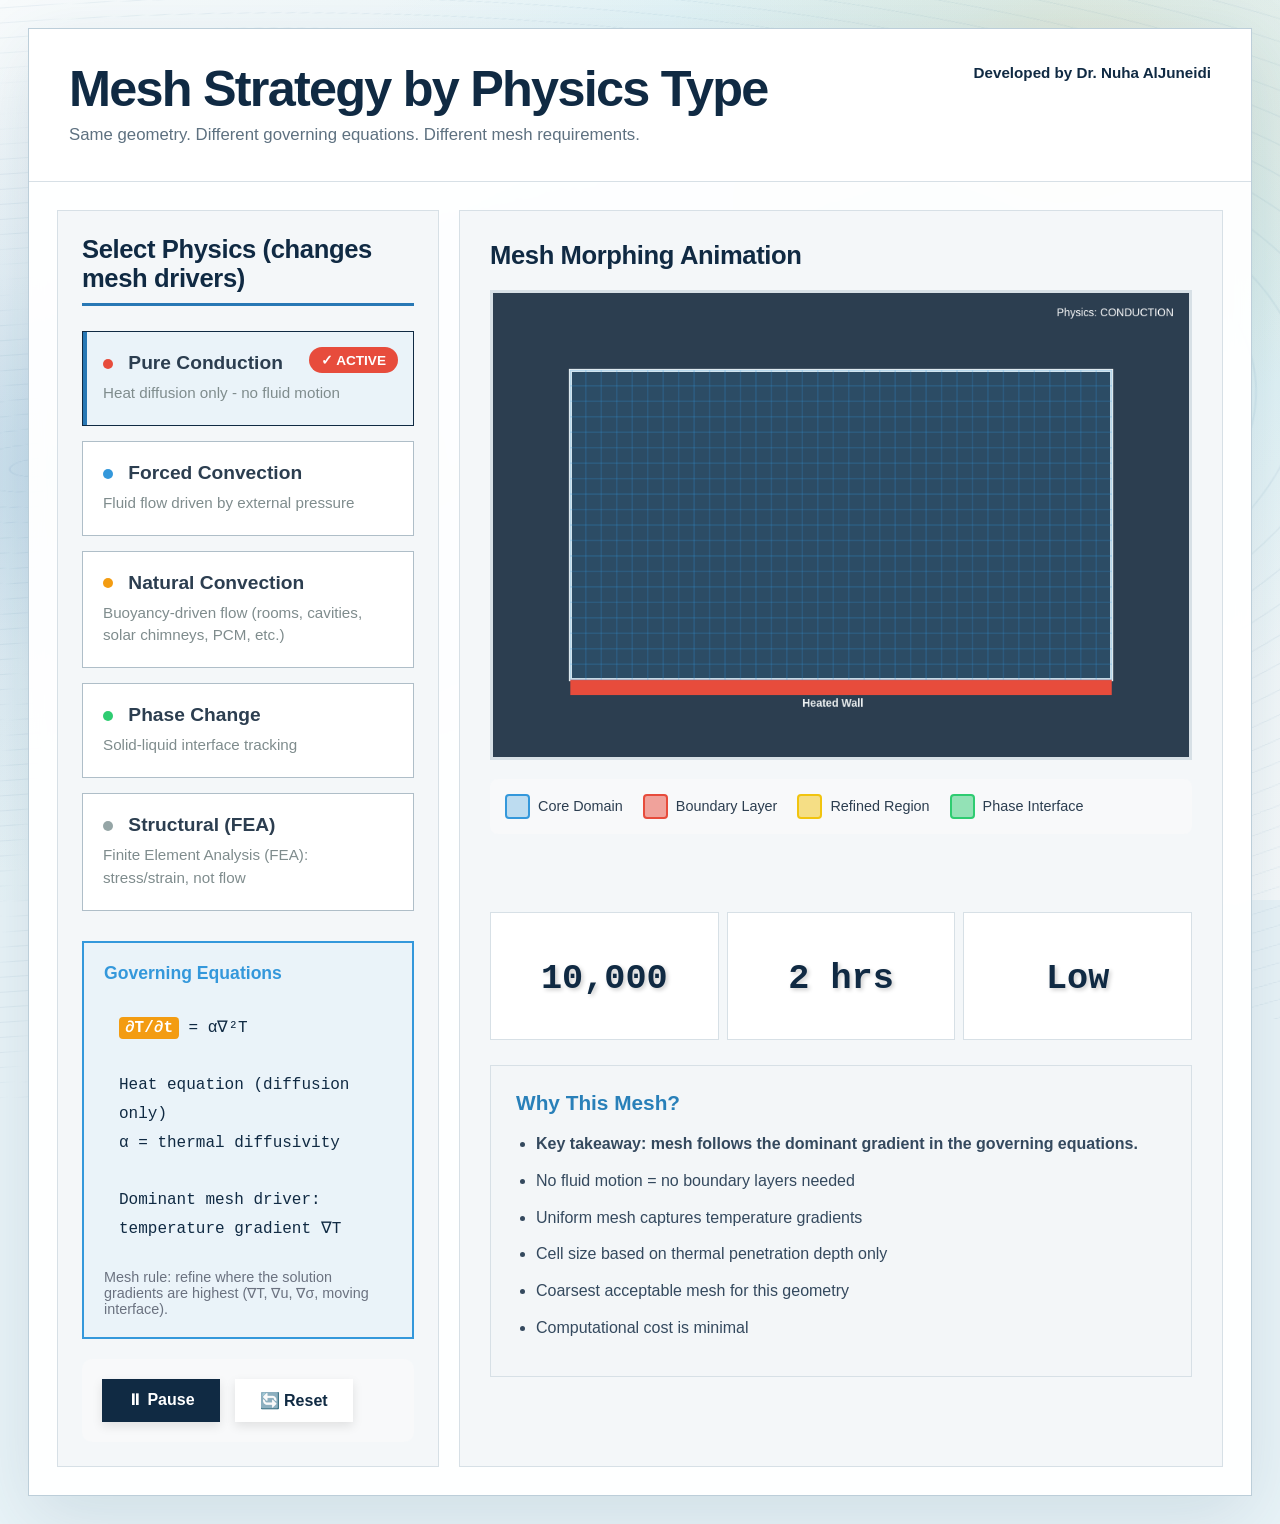
<file: index.html>
<!DOCTYPE html>
<html lang="en">
<head>
    <!-- Google tag (gtag.js) -->
    <script async src="https://www.googletagmanager.com/gtag/js?id=G-M3V744VBMY"></script>
    <script>
      window.dataLayer = window.dataLayer || [];
      function gtag(){dataLayer.push(arguments);}
      gtag('js', new Date());
      gtag('config', 'G-M3V744VBMY');
    </script>
    <meta charset="UTF-8">
    <meta name="viewport" content="width=device-width, initial-scale=1.0">
    <title>Mesh Strategy by Physics Type | Dr. Nuha AlJuneidi</title>
    <link rel="stylesheet" href="cfd-theme.css">
    <style>
        * {
            margin: 0;
            padding: 0;
            box-sizing: border-box;
        }

        body {
            font-family: 'Segoe UI', Tahoma, Geneva, Verdana, sans-serif;
            background: linear-gradient(135deg, #2c3e50 0%, #34495e 100%);
            padding: 20px;
            min-height: 100vh;
        }

        .container {
            max-width: 1600px;
            margin: 0 auto;
            background: white;
            border-radius: 20px;
            box-shadow: 0 20px 60px rgba(0,0,0,0.4);
            overflow: hidden;
        }

        .header {
            background: linear-gradient(135deg, #1f2937 0%, #111827 100%);
            color: white;
            padding: 32px 40px;
            text-align: left;
        }

        .header-top {
            display: flex;
            justify-content: space-between;
            align-items: flex-start;
            gap: 20px;
        }

        .header h1 {
            font-size: 2.1em;
            margin: 0 0 8px 0;
            text-shadow: none;
            letter-spacing: 0.2px;
        }

        .header .subtitle {
            font-size: 1.05em;
            opacity: 0.9;
            margin: 0;
            line-height: 1.4;
            max-width: 760px;
        }

        .header .credit {
            font-size: 1.1em;
            font-weight: 700;
            opacity: 1;
            text-align: right;
            line-height: 1.35;
            white-space: nowrap;
        }

        @media (max-width: 900px) {
            .header-top {
                flex-direction: column;
            }

            .header .credit {
                text-align: left;
                white-space: normal;
            }
        }

        .main-content {
            display: grid;
            grid-template-columns: 1fr 2fr;
            gap: 30px;
            padding: 40px;
        }

        .controls-panel {
            background: #f8f9fa;
            padding: 30px;
            border-radius: 15px;
            border: 2px solid #dee2e6;
        }

            .controls-panel h2 {
                color: #111827;
                margin-bottom: 25px;
                font-size: 1.6em;
                border-bottom: 3px solid #111827;
                padding-bottom: 10px;
            }

        .physics-selector {
            margin-bottom: 30px;
        }

        .physics-option {
            background: white;
            border: 3px solid #dee2e6;
            border-radius: 10px;
            padding: 20px;
            margin-bottom: 15px;
            cursor: pointer;
            transition: all 0.3s;
            position: relative;
        }

            .physics-option:hover {
                transform: translateX(5px);
                box-shadow: 0 5px 15px rgba(0,0,0,0.1);
            }

            .physics-option.active {
                border-color: #e74c3c;
                background: linear-gradient(135deg, #fff5f5 0%, #ffe5e5 100%);
                box-shadow: 0 5px 20px rgba(231, 76, 60, 0.3);
            }

            .physics-option h3 {
                color: #2c3e50;
                margin-bottom: 8px;
                font-size: 1.2em;
            }

            .physics-option p {
                color: #7f8c8d;
                font-size: 0.95em;
                line-height: 1.5;
            }

            .physics-option .badge {
                position: absolute;
                top: 15px;
                right: 15px;
                background: #e74c3c;
                color: white;
                padding: 5px 12px;
                border-radius: 20px;
                font-size: 0.85em;
                font-weight: 600;
                opacity: 0;
                transition: opacity 0.3s;
            }

            .physics-option.active .badge {
                opacity: 1;
            }

        /* Dot Indicators */
        .dot {
            display: inline-block;
            width: 10px;
            height: 10px;
            border-radius: 50%;
            margin-right: 10px;
            vertical-align: middle;
        }

        .dot-red {
            background: #e74c3c;
        }

        .dot-blue {
            background: #3498db;
        }

        .dot-yellow {
            background: #f39c12;
        }

        .dot-green {
            background: #2ecc71;
        }

        .dot-gray {
            background: #95a5a6;
        }

        .equation-display {
            background: white;
            border: 2px solid #3498db;
            border-radius: 10px;
            padding: 20px;
            margin-top: 20px;
        }

            .equation-display h4 {
                color: #3498db;
                margin-bottom: 15px;
                font-size: 1.1em;
            }

        .equation {
            font-family: 'Courier New', monospace;
            font-size: 1em;
            background: #ecf0f1;
            padding: 15px;
            border-radius: 8px;
            line-height: 1.8;
            overflow-x: auto;
            white-space: pre-wrap;
        }

        .equation-term {
            padding: 2px 6px;
            border-radius: 4px;
            transition: all 0.3s;
        }

            .equation-term.highlight {
                background: #f39c12;
                color: white;
                font-weight: bold;
            }

        .visualization-panel {
            background: white;
            padding: 30px;
            border-radius: 15px;
            border: 2px solid #dee2e6;
        }

            .visualization-panel h2 {
                color: #2c3e50;
                margin-bottom: 20px;
                font-size: 1.6em;
            }

        canvas {
            border: 3px solid #34495e;
            border-radius: 12px;
            width: 100%;
            background: #2c3e50;
            box-shadow: inset 0 2px 10px rgba(0,0,0,0.3);
        }

        .metrics-bar {
            display: grid;
            grid-template-columns: repeat(3, 1fr);
            gap: 15px;
            margin-top: 25px;
        }

        .metric-card {
            background: linear-gradient(135deg, #3498db 0%, #2980b9 100%);
            color: white;
            padding: 20px;
            border-radius: 10px;
            text-align: center;
            box-shadow: 0 4px 15px rgba(52, 152, 219, 0.3);
        }

            .metric-card.warning {
                background: linear-gradient(135deg, #f39c12 0%, #e67e22 100%);
            }

            .metric-card.danger {
                background: linear-gradient(135deg, #e74c3c 0%, #c0392b 100%);
            }

            .metric-card h4 {
                font-size: 0.9em;
                opacity: 0.9;
                margin-bottom: 10px;
                text-transform: uppercase;
                letter-spacing: 1px;
            }

            .metric-card .value {
                font-size: 2.2em;
                font-weight: 700;
                text-shadow: 2px 2px 4px rgba(0,0,0,0.2);
            }

            .metric-card .label {
                font-size: 0.85em;
                opacity: 0.8;
                margin-top: 5px;
            }

        .info-panel {
            background: linear-gradient(135deg, #e8f4f8 0%, #d4e9f7 100%);
            border-left: 5px solid #3498db;
            padding: 25px;
            margin-top: 25px;
            border-radius: 10px;
        }

            .info-panel h3 {
                color: #2980b9;
                margin-bottom: 15px;
                font-size: 1.3em;
            }

            .info-panel ul {
                margin-left: 20px;
                color: #34495e;
                line-height: 1.8;
            }

            .info-panel li {
                margin-bottom: 8px;
            }

        .animation-controls {
            display: flex;
            gap: 15px;
            margin-top: 20px;
            padding: 20px;
            background: #f8f9fa;
            border-radius: 10px;
        }

        .btn {
            padding: 12px 25px;
            border: none;
            border-radius: 8px;
            font-size: 1em;
            font-weight: 600;
            cursor: pointer;
            transition: all 0.3s;
            box-shadow: 0 4px 10px rgba(0,0,0,0.1);
        }

        .btn-primary {
            background: linear-gradient(135deg, #3498db 0%, #2980b9 100%);
            color: white;
        }

            .btn-primary:hover {
                transform: translateY(-2px);
                box-shadow: 0 6px 15px rgba(52, 152, 219, 0.4);
            }

        .btn-secondary {
            background: linear-gradient(135deg, #95a5a6 0%, #7f8c8d 100%);
            color: white;
        }

            .btn-secondary:hover {
                transform: translateY(-2px);
                box-shadow: 0 6px 15px rgba(127, 140, 141, 0.4);
            }

        @media (max-width: 1200px) {
            .main-content {
                grid-template-columns: 1fr;
            }
        }

        @media (max-width: 768px) {
            .metrics-bar {
                grid-template-columns: 1fr;
            }
        }

        .legend {
            display: flex;
            gap: 20px;
            margin-top: 15px;
            padding: 15px;
            background: #f8f9fa;
            border-radius: 8px;
            flex-wrap: wrap;
        }

        .legend-item {
            display: flex;
            align-items: center;
            gap: 8px;
        }

        .legend-color {
            width: 25px;
            height: 25px;
            border-radius: 4px;
            border: 2px solid #34495e;
        }

        .legend-text {
            font-size: 0.9em;
            color: #2c3e50;
            font-weight: 500;
        }

        .transition-indicator {
            background: #f39c12;
            color: white;
            padding: 10px 20px;
            border-radius: 20px;
            text-align: center;
            font-weight: 600;
            margin-top: 15px;
            opacity: 0;
            transition: opacity 0.3s;
        }

            .transition-indicator.show {
                opacity: 1;
            }
    </style>
</head>
<body>
    <div class="container">
        <div class="header">
            <div class="header-top">
                <div>
                    <h1>Mesh Strategy by Physics Type</h1>
                    <p class="subtitle">Same geometry. Different governing equations. Different mesh requirements.</p>
                </div>
                <div class="credit">
                    Developed by <b>Dr. Nuha AlJuneidi</b>
                </div>
            </div>
        </div>

        <div class="main-content">
            <!-- Left Panel: Controls -->
            <div class="controls-panel">
                <h2>Select Physics (changes mesh drivers)</h2>
                <div class="physics-selector">
                    <div class="physics-option active" onclick="selectPhysics('conduction', this)">
                        <div class="badge">✓ ACTIVE</div>
                        <h3><span class="dot dot-red"></span> Pure Conduction</h3>
                        <p>Heat diffusion only - no fluid motion</p>
                    </div>

                    <div class="physics-option" onclick="selectPhysics('forced', this)">
                        <div class="badge">✓ ACTIVE</div>
                        <h3><span class="dot dot-blue"></span> Forced Convection</h3>
                        <p>Fluid flow driven by external pressure</p>
                    </div>

                    <div class="physics-option" onclick="selectPhysics('natural', this)">
                        <div class="badge">✓ ACTIVE</div>
                        <h3><span class="dot dot-yellow"></span> Natural Convection</h3>
                        <p>Buoyancy-driven flow (rooms, cavities, solar chimneys, PCM, etc.)</p>
                    </div>

                    <div class="physics-option" onclick="selectPhysics('phase_change', this)">
                        <div class="badge">✓ ACTIVE</div>
                        <h3><span class="dot dot-green"></span> Phase Change</h3>
                        <p>Solid-liquid interface tracking</p>
                    </div>

                    <div class="physics-option" onclick="selectPhysics('structural', this)">
                        <div class="badge">✓ ACTIVE</div>
                        <h3><span class="dot dot-gray"></span> Structural (FEA)</h3>
                        <p>Finite Element Analysis (FEA): stress/strain, not flow</p>
                    </div>
                </div>

                <div class="equation-display" id="equationDisplay">
                    <h4>Governing Equations</h4>
                    <div class="equation" id="equationContent"></div>
                    <p style="margin-top:10px;color:#6b7280;font-size:0.9em;">Mesh rule: refine where the solution gradients are highest (∇T, ∇u, ∇σ, moving interface).</p>
                </div>

                <div class="animation-controls">
                    <button class="btn btn-primary" onclick="toggleAnimation()">
                        <span id="playPauseText">⏸ Pause</span>
                    </button>
                    <button class="btn btn-secondary" onclick="resetView()">🔄 Reset</button>
                </div>
            </div>

            <!-- Right Panel: Visualization -->
            <div class="visualization-panel">
                <h2>Mesh Morphing Animation</h2>
                <canvas id="meshCanvas" width="900" height="600"></canvas>

                <div class="legend">
                    <div class="legend-item">
                        <div class="legend-color" style="background: rgba(52, 152, 219, 0.3); border-color: #3498db;"></div>
                        <div class="legend-text">Core Domain</div>
                    </div>
                    <div class="legend-item">
                        <div class="legend-color" style="background: rgba(231, 76, 60, 0.5); border-color: #e74c3c;"></div>
                        <div class="legend-text">Boundary Layer</div>
                    </div>
                    <div class="legend-item">
                        <div class="legend-color" style="background: rgba(241, 196, 15, 0.5); border-color: #f1c40f;"></div>
                        <div class="legend-text">Refined Region</div>
                    </div>
                    <div class="legend-item">
                        <div class="legend-color" style="background: rgba(46, 204, 113, 0.5); border-color: #2ecc71;"></div>
                        <div class="legend-text">Phase Interface</div>
                    </div>
                </div>

                <div class="transition-indicator" id="transitionIndicator">
                    Morphing mesh...
                </div>

                <div class="metrics-bar">
                    <div class="metric-card" id="cellCountCard">
                        <h4>Total Cells</h4>
                        <div class="value" id="cellCount">10,000</div>
                        <div class="label">mesh elements</div>
                    </div>
                    <div class="metric-card" id="compTimeCard">
                        <h4>Est. Comp. Time</h4>
                        <div class="value" id="compTime">2 hrs</div>
                        <div class="label">on 16 cores</div>
                    </div>
                    <div class="metric-card" id="complexityCard">
                        <h4>Mesh Complexity</h4>
                        <div class="value" id="complexity">Low</div>
                        <div class="label">refinement level</div>
                    </div>
                </div>

                <div class="info-panel" id="infoPanel">
                    <h3>Why This Mesh?</h3>
                    <ul id="meshReasoning"></ul>
                </div>
            </div>
        </div>
    </div>

    <script>
        const canvas = document.getElementById('meshCanvas');
        const ctx = canvas.getContext('2d');
        let currentPhysics = 'conduction';
        let animationRunning = true;
        let animationFrame;
        let transitionProgress = 1; // 0 to 1
        let targetMeshConfig = null;
        let currentMeshConfig = null;
        let startMeshConfig = null;
        let time = 0; // For animation effects

        // Mesh configurations for each physics type
        const meshConfigs = {
            conduction: {
                cellCount: 10000,
                compTime: '2 hrs',
                complexity: 'Low',
                complexityClass: '',
                boundaryLayers: false,
                refinementZones: [],
                baseCellSize: 20,
                wallCellSize: 20,
                description: 'Uniform coarse mesh',
                equations: `<span class="equation-term highlight">∂T/∂t</span> = α∇²T

Heat equation (diffusion only)
α = thermal diffusivity

Dominant mesh driver: temperature gradient ∇T`,
                reasoning: [
                    '<b>Key takeaway: mesh follows the dominant gradient in the governing equations.</b>',
                    'No fluid motion = no boundary layers needed',
                    'Uniform mesh captures temperature gradients',
                    'Cell size based on thermal penetration depth only',
                    'Coarsest acceptable mesh for this geometry',
                    'Computational cost is minimal'
                ]
            },
            forced: {
                cellCount: 250000,
                compTime: '18 hrs',
                complexity: 'High',
                complexityClass: 'warning',
                boundaryLayers: true,
                blThickness: 15,
                blLayers: 12,
                refinementZones: [],
                baseCellSize: 15,
                wallCellSize: 0.5,
                description: 'Boundary layer mesh required',
                equations: `<span class="equation-term">∂u/∂t</span> + <span class="equation-term highlight">u·∇u</span> = -∇p + <span class="equation-term highlight">ν∇²u</span>
∇·u = 0

<span class="equation-term">∂T/∂t</span> + <span class="equation-term highlight">u·∇T</span> = α∇²T

Navier-Stokes + Energy (convection dominant)

Dominant mesh driver: near-wall shear (y+) + boundary layer gradients`,
                reasoning: [
                    '<b>Key takeaway: mesh follows the dominant gradient in the governing equations.</b>',
                    'Convection term (u·∇u) requires boundary layer resolution',
                    'Typical inflation layer setup: ~10–15 layers, growth ratio ~1.1–1.3, first cell set by target y+.',
                    'Viscous effects near wall → very fine first cell (y+ requirements)',
                    'High aspect ratio cells acceptable (flow aligned with wall)',
                    '25× more cells than pure conduction!',
                    'Streamwise refinement minimal if flow is developed',
                    'This is classic CFD meshing'
                ]
            },
            natural: {
                cellCount: 450000,
                compTime: '32 hrs',
                complexity: 'Very High',
                complexityClass: 'danger',
                boundaryLayers: true, // exists, but not the ONLY refinement strategy
                refinementZones: ['buoyancy'],
                baseCellSize: 8,
                wallCellSize: 8,
                volumeRefinement: true,
                description: 'Volume refinement throughout',
                equations: `<span class="equation-term">∂u/∂t</span> + u·∇u = -∇p + ν∇²u + <span class="equation-term highlight">gβ(T-T₀)</span>
∇·u = 0

∂T/∂t + u·∇T = α∇²T

Buoyancy term drives flow in ALL directions

Dominant mesh driver: buoyancy plumes in the volume`,
                reasoning: [
                    '<b>Key takeaway: mesh follows the dominant gradient in the governing equations.</b>',
                    'Buoyancy term (gβΔT) creates flow perpendicular to walls!',
                    'Boundary layers exist, BUT volume refinement is also required (plumes/recirculation).',
                    'Flow direction changes - plumes rise, downdrafts form',
                    'Avoid extremely stretched cells everywhere; keep cells more isotropic in the core.',
                    'Common in cavities/rooms/PCM systems and needs volume refinement (plumes + recirculation).',
                    '45× more cells than conduction, 1.8× more than forced convection'
                ]
            },
            phase_change: {
                cellCount: 800000,
                compTime: '65 hrs',
                complexity: 'Extreme',
                complexityClass: 'danger',
                boundaryLayers: false,
                refinementZones: ['interface', 'buoyancy'],
                baseCellSize: 10,
                wallCellSize: 10,
                interfaceRefinement: true,
                volumeRefinement: true,
                description: 'Interface tracking + natural convection',
                equations: `ρ∂h/∂t + ρu·∇h = ∇·(k∇T)
h = c_pT + <span class="equation-term highlight">fL</span>

∂u/∂t + u·∇u = -∇p + ν∇²u + gβ(T-T₀)

Latent heat (fL) creates sharp interface
f = liquid fraction (0 to 1)

Dominant mesh driver: moving interface + sharp gradients`,
                reasoning: [
                    '<b>Key takeaway: mesh follows the dominant gradient in the governing equations.</b>',
                    'Sharp solid-liquid interface needs ultra-fine mesh',
                    'Interface moves over time → adaptive refinement ideal',
                    'Natural convection in liquid phase requires volume refinement',
                    'Stefan number determines interface thickness',
                    'Highest cell count for same geometry',
                    'Most computationally expensive',
                    '80× more cells than pure conduction!'
                ]
            },
            structural: {
                cellCount: 35000,
                compTime: '0.5 hrs',
                complexity: 'Moderate',
                complexityClass: 'warning',
                boundaryLayers: false,
                refinementZones: ['stress'],
                baseCellSize: 25,
                wallCellSize: 25,
                stressRefinement: true,
                description: 'Stress concentration refinement',
                equations: `∇·σ + f = 0
σ = C:ε

Equilibrium equation (force balance)
σ = stress tensor, ε = strain tensor
C = material stiffness matrix

COMPLETELY DIFFERENT from fluid/thermal!

Dominant mesh driver: stress concentration ∇σ`,
                reasoning: [
                    '<b>Key takeaway: mesh follows the dominant gradient in the governing equations.</b>',
                    'Different governing equations entirely (no Navier-Stokes!)',
                    'No boundary layers - no flow to resolve',
                    'Refinement at geometric features: corners, holes, loads',
                    'Stress concentrations drive mesh requirements',
                    'Can use much coarser mesh than CFD of same geometry',
                    'Element type matters (hex vs tet) more than for fluids',
                    'Wall proximity irrelevant unless that\'s where stress peaks'
                ]
            }
        };

        // Initialize
        currentMeshConfig = JSON.parse(JSON.stringify(meshConfigs[currentPhysics]));
        targetMeshConfig = JSON.parse(JSON.stringify(meshConfigs[currentPhysics]));
        startMeshConfig = JSON.parse(JSON.stringify(meshConfigs[currentPhysics]));
        updateEquations(currentPhysics);
        updateInfoPanel(currentPhysics);
        updateMetrics(currentMeshConfig);

        function selectPhysics(type, el) {
            if (currentPhysics === type) return;

            // Visual feedback
            document.querySelectorAll('.physics-option').forEach(opt => opt.classList.remove('active'));
            if (el) el.classList.add('active');

            // Start transition
            currentPhysics = type;
            startMeshConfig = JSON.parse(JSON.stringify(currentMeshConfig));
            targetMeshConfig = JSON.parse(JSON.stringify(meshConfigs[type]));
            transitionProgress = 0;

            // Show transition indicator
            const indicator = document.getElementById('transitionIndicator');
            indicator.classList.add('show');
            setTimeout(() => indicator.classList.remove('show'), 2000);

            // Update equation display
            updateEquations(type);

            // Update info panel immediately
            updateInfoPanel(type);
        }

        function updateEquations(type) {
            const config = meshConfigs[type];
            document.getElementById('equationContent').innerHTML = config.equations;
        }

        function updateInfoPanel(type) {
            const config = meshConfigs[type];
            const reasoningList = document.getElementById('meshReasoning');
            reasoningList.innerHTML = '';
            config.reasoning.forEach(reason => {
                const li = document.createElement('li');
                li.innerHTML = reason; // Changed to innerHTML to support bold tag
                reasoningList.appendChild(li);
            });
        }

        function updateMetrics(config) {
            document.getElementById('cellCount').textContent = config.cellCount.toLocaleString();
            document.getElementById('compTime').textContent = config.compTime;
            document.getElementById('complexity').textContent = config.complexity;

            // Update card colors
            const cellCard = document.getElementById('cellCountCard');
            const compCard = document.getElementById('compTimeCard');
            const complexCard = document.getElementById('complexityCard');

            // Reset classes
            [cellCard, compCard, complexCard].forEach(card => {
                card.className = 'metric-card';
            });

            // Apply appropriate class
            if (config.complexityClass) {
                cellCard.classList.add(config.complexityClass);
                compCard.classList.add(config.complexityClass);
                complexCard.classList.add(config.complexityClass);
            }
        }

        function lerp(a, b, t) {
            return a + (b - a) * t;
        }

        function easeInOutCubic(t) {
            return t < 0.5 ? 4 * t * t * t : 1 - Math.pow(-2 * t + 2, 3) / 2;
        }

        function drawMesh() {
            const w = canvas.width;
            const h = canvas.height;

            ctx.fillStyle = '#2c3e50';
            ctx.fillRect(0, 0, w, h);

            // Smooth transition
            if (transitionProgress < 1) {
                transitionProgress += 0.02;
                const easedProgress = easeInOutCubic(Math.min(transitionProgress, 1));

                // Interpolate mesh configuration
                currentMeshConfig.baseCellSize = lerp(
                    startMeshConfig.baseCellSize,
                    targetMeshConfig.baseCellSize,
                    easedProgress
                );
                currentMeshConfig.wallCellSize = lerp(
                    startMeshConfig.wallCellSize,
                    targetMeshConfig.wallCellSize,
                    easedProgress
                );

                // Update metrics during transition
                const transitionCellCount = Math.round(lerp(
                    parseFloat(startMeshConfig.cellCount),
                    parseFloat(targetMeshConfig.cellCount),
                    easedProgress
                ));

                const tempConfig = { ...targetMeshConfig };
                tempConfig.cellCount = transitionCellCount;
                updateMetrics(tempConfig);
            } else {
                currentMeshConfig = JSON.parse(JSON.stringify(targetMeshConfig));
                updateMetrics(currentMeshConfig);
            }

            // Draw geometry (PCM tank)
            drawGeometry();

            // Draw mesh based on current configuration
            if (currentPhysics === 'conduction') {
                drawUniformMesh();
            } else if (currentPhysics === 'forced') {
                drawBoundaryLayerMesh();
            } else if (currentPhysics === 'natural') {
                drawNaturalConvectionMesh();
            } else if (currentPhysics === 'phase_change') {
                drawPhaseChangeMesh();
            } else if (currentPhysics === 'structural') {
                drawStructuralMesh();
            }

            // Draw labels
            drawLabels();
        }

        function drawGeometry() {
            // Draw tank outline
            ctx.strokeStyle = '#ecf0f1';
            ctx.lineWidth = 4;
            ctx.strokeRect(100, 100, 700, 400);

            // Draw heated wall (bottom)
            ctx.fillStyle = '#e74c3c';
            ctx.fillRect(100, 500, 700, 20);
            ctx.fillStyle = '#ecf0f1';
            ctx.font = 'bold 14px Arial';

            if (currentPhysics === 'structural') {
                ctx.fillText('Support / Constraint Region', 350, 535);

                // Simple support markers
                ctx.fillStyle = '#e74c3c';
                ctx.beginPath(); ctx.moveTo(110, 520); ctx.lineTo(140, 550); ctx.lineTo(80, 550); ctx.closePath(); ctx.fill();
                ctx.beginPath(); ctx.moveTo(790, 520); ctx.lineTo(820, 550); ctx.lineTo(760, 550); ctx.closePath(); ctx.fill();
            } else {
                ctx.fillText('Heated Wall', 400, 535);
            }
        }

        function drawUniformMesh() {
            const cellSize = currentMeshConfig.baseCellSize;

            ctx.strokeStyle = 'rgba(52, 152, 219, 0.4)';
            ctx.lineWidth = 1;

            // Horizontal lines
            for (let y = 100; y <= 500; y += cellSize) {
                ctx.beginPath();
                ctx.moveTo(100, y);
                ctx.lineTo(800, y);
                ctx.stroke();
            }

            // Vertical lines
            for (let x = 100; x <= 800; x += cellSize) {
                ctx.beginPath();
                ctx.moveTo(x, 100);
                ctx.lineTo(x, 500);
                ctx.stroke();
            }

            // Fill cells
            ctx.fillStyle = 'rgba(52, 152, 219, 0.15)';
            for (let y = 100; y < 500; y += cellSize) {
                for (let x = 100; x < 800; x += cellSize) {
                    ctx.fillRect(x, y, cellSize, cellSize);
                }
            }
        }

        function drawBoundaryLayerMesh() {
            const baseCellSize = currentMeshConfig.baseCellSize;
            const wallCellHeight = currentMeshConfig.wallCellSize;
            const blThickness = currentMeshConfig.blThickness || 15;
            const blLayers = currentMeshConfig.blLayers || 12;

            // Draw boundary layer cells near bottom wall
            let y = 500;
            let cellHeight = wallCellHeight;
            const growthRatio = 1.2;

            ctx.strokeStyle = 'rgba(231, 76, 60, 0.6)';
            ctx.lineWidth = 1;

            for (let i = 0; i < blLayers; i++) {
                y -= cellHeight;

                // Draw horizontal line
                ctx.beginPath();
                ctx.moveTo(100, y);
                ctx.lineTo(800, y);
                ctx.stroke();

                // Fill BL cells
                ctx.fillStyle = 'rgba(231, 76, 60, 0.3)';
                for (let x = 100; x < 800; x += baseCellSize * 2) {
                    ctx.fillRect(x, y, baseCellSize * 2, cellHeight);
                }

                cellHeight *= growthRatio;
            }

            // Draw vertical lines in BL region
            ctx.strokeStyle = 'rgba(231, 76, 60, 0.6)';
            for (let x = 100; x <= 800; x += baseCellSize * 2) {
                ctx.beginPath();
                ctx.moveTo(x, 500);
                ctx.lineTo(x, y);
                ctx.stroke();
            }

            // Core region mesh
            ctx.strokeStyle = 'rgba(52, 152, 219, 0.4)';
            for (let yy = y; yy >= 100; yy -= baseCellSize) {
                ctx.beginPath();
                ctx.moveTo(100, yy);
                ctx.lineTo(800, yy);
                ctx.stroke();
            }

            for (let x = 100; x <= 800; x += baseCellSize) {
                ctx.beginPath();
                ctx.moveTo(x, 100);
                ctx.lineTo(x, y);
                ctx.stroke();
            }

            // Fill core cells
            ctx.fillStyle = 'rgba(52, 152, 219, 0.15)';
            for (let yy = 100; yy < y; yy += baseCellSize) {
                for (let x = 100; x < 800; x += baseCellSize) {
                    ctx.fillRect(x, yy, baseCellSize, baseCellSize);
                }
            }
        }

        function drawNaturalConvectionMesh() {
            const cellSize = currentMeshConfig.baseCellSize;

            // Draw refined mesh throughout
            ctx.strokeStyle = 'rgba(241, 196, 15, 0.3)';
            ctx.lineWidth = 0.5;

            // Horizontal lines
            for (let y = 100; y <= 500; y += cellSize) {
                ctx.beginPath();
                ctx.moveTo(100, y);
                ctx.lineTo(800, y);
                ctx.stroke();
            }

            // Vertical lines
            for (let x = 100; x <= 800; x += cellSize) {
                ctx.beginPath();
                ctx.moveTo(x, 100);
                ctx.lineTo(x, 500);
                ctx.stroke();
            }

            // Simulate volume refinement (plumes)
            for (let x = 100; x < 800; x += cellSize) {
                for (let y = 100; y < 500; y += cellSize) {
                    // Create plume-like structures based on sine waves and noise
                    const plumeX1 = 300 + Math.sin(y * 0.05 + time * 0.5) * 20;
                    const plumeX2 = 600 + Math.sin(y * 0.04 - time * 0.5) * 30;

                    const dist1 = Math.abs(x - plumeX1);
                    const dist2 = Math.abs(x - plumeX2);

                    if (dist1 < 60 || dist2 < 80 || y > 450) {
                        ctx.fillStyle = 'rgba(241, 196, 15, 0.4)';
                        ctx.fillRect(x, y, cellSize, cellSize);
                        // Add extra cross-hatch for "refinement" visual
                        ctx.beginPath();
                        ctx.moveTo(x, y);
                        ctx.lineTo(x + cellSize, y + cellSize);
                        ctx.stroke();
                    } else {
                        ctx.fillStyle = 'rgba(52, 152, 219, 0.1)';
                        ctx.fillRect(x, y, cellSize, cellSize);
                    }
                }
            }
        }

        function drawPhaseChangeMesh() {
            const baseSize = 25; // coarse background

            // Draw background coarse mesh
            ctx.strokeStyle = 'rgba(52, 152, 219, 0.2)';
            ctx.lineWidth = 1;
            for (let x = 100; x <= 800; x += baseSize) {
                ctx.beginPath(); ctx.moveTo(x, 100); ctx.lineTo(x, 500); ctx.stroke();
            }
            for (let y = 100; y <= 500; y += baseSize) {
                ctx.beginPath(); ctx.moveTo(100, y); ctx.lineTo(800, y); ctx.stroke();
            }

            // Define Interface Shape (moving)
            const interfaceX = 450 + Math.sin(time * 0.5) * 100;

            // Draw highly refined region around interface
            const refineWidth = 60;
            const fineSize = 4;

            for (let x = 100; x <= 800; x += fineSize) {
                for (let y = 100; y <= 500; y += fineSize) {
                    // Curve equation
                    const curveX = interfaceX + Math.sin(y * 0.02) * 30;
                    const dist = Math.abs(x - curveX);

                    if (dist < refineWidth) {
                        // Very fine mesh near interface
                        ctx.fillStyle = `rgba(46, 204, 113, ${0.1 + (1 - dist / refineWidth) * 0.3})`;
                        ctx.fillRect(x, y, fineSize, fineSize);
                    } else if (x < curveX) {
                        // Liquid side (Natural Convection needed here)
                        // Only draw sometimes to simulate "medium" refinement
                        if (x % 10 === 0 && y % 10 === 0) {
                            ctx.fillStyle = 'rgba(241, 196, 15, 0.2)';
                            ctx.fillRect(x, y, 10, 10);
                        }
                    }
                }
            }

            // Draw the interface line
            ctx.beginPath();
            ctx.strokeStyle = '#2ecc71'; // Green
            ctx.lineWidth = 3;
            for (let y = 100; y <= 500; y += 5) {
                const curveX = interfaceX + Math.sin(y * 0.02) * 30;
                if (y === 100) ctx.moveTo(curveX, y);
                else ctx.lineTo(curveX, y);
            }
            ctx.stroke();

            // Labels
            ctx.fillStyle = 'white';
            ctx.font = 'bold 16px Arial';
            ctx.fillText('Liquid region (convection + conduction)', interfaceX - 240, 300);
            ctx.fillText('Solid region (mostly conduction)', interfaceX + 60, 300);
        }

        function drawStructuralMesh() {
            const baseSize = 30;

            // Draw background mesh (coarse loop for performance)
            ctx.strokeStyle = 'rgba(52, 152, 219, 0.3)';
            ctx.lineWidth = 1;

            // Loop through grid - coarse step 30
            for (let x = 100; x <= 800; x += 30) {
                for (let y = 100; y <= 500; y += 30) {
                    ctx.strokeStyle = 'rgba(52, 152, 219, 0.3)';
                    ctx.strokeRect(x, y, 30, 30);
                }
            }

            // Draw refined zones separately (corners)
            const refineSize = 5;
            const refineColor = 'rgba(231, 76, 60, 0.4)';

            // Function to draw refined region
            function drawRefinedZone(centerX, centerY, radius) {
                const startX = Math.max(100, centerX - radius);
                const endX = Math.min(800, centerX + radius);
                const startY = Math.max(100, centerY - radius);
                const endY = Math.min(500, centerY + radius);

                for (let x = startX; x < endX; x += refineSize) {
                    for (let y = startY; y < endY; y += refineSize) {
                        const dist = Math.sqrt(Math.pow(x - centerX, 2) + Math.pow(y - centerY, 2));
                        if (dist < radius) {
                            ctx.fillStyle = refineColor;
                            ctx.fillRect(x, y, refineSize, refineSize);
                        }
                    }
                }
            }

            // Draw refinement at bottom corners
            drawRefinedZone(100, 500, 100);
            drawRefinedZone(800, 500, 100);

            // Highlight corners
            ctx.beginPath();
            ctx.arc(100, 500, 20, 0, Math.PI * 2);
            ctx.strokeStyle = '#e74c3c';
            ctx.lineWidth = 3;
            ctx.stroke();

            ctx.beginPath();
            ctx.arc(800, 500, 20, 0, Math.PI * 2);
            ctx.stroke();

            ctx.fillStyle = '#e74c3c';
            ctx.fillText('Stress Concentration', 120, 480);
        }

        function drawLabels() {
            // General Overlay Info
            ctx.fillStyle = 'white';
            ctx.font = '14px Arial';
            ctx.textAlign = 'right';
            ctx.fillText(`Physics: ${currentPhysics.toUpperCase()}`, canvas.width - 20, 30);
            ctx.textAlign = 'left';
        }

        function animate() {
            if (animationRunning) {
                time += 0.05;
                drawMesh();
                animationFrame = requestAnimationFrame(animate);
            }
        }

        function toggleAnimation() {
            animationRunning = !animationRunning;
            document.getElementById('playPauseText').textContent = animationRunning ? '⏸ Pause' : '▶ Play';
            if (animationRunning) animate();
        }

        function resetView() {
            const first = document.querySelector('.physics-option');
            selectPhysics('conduction', first);

            time = 0;
            if (!animationRunning) {
                animationRunning = true;
                document.getElementById('playPauseText').textContent = '⏸ Pause';
                animate();
            }
        }

        // Start
        animate();

    </script>
</body>
</html>
</file>
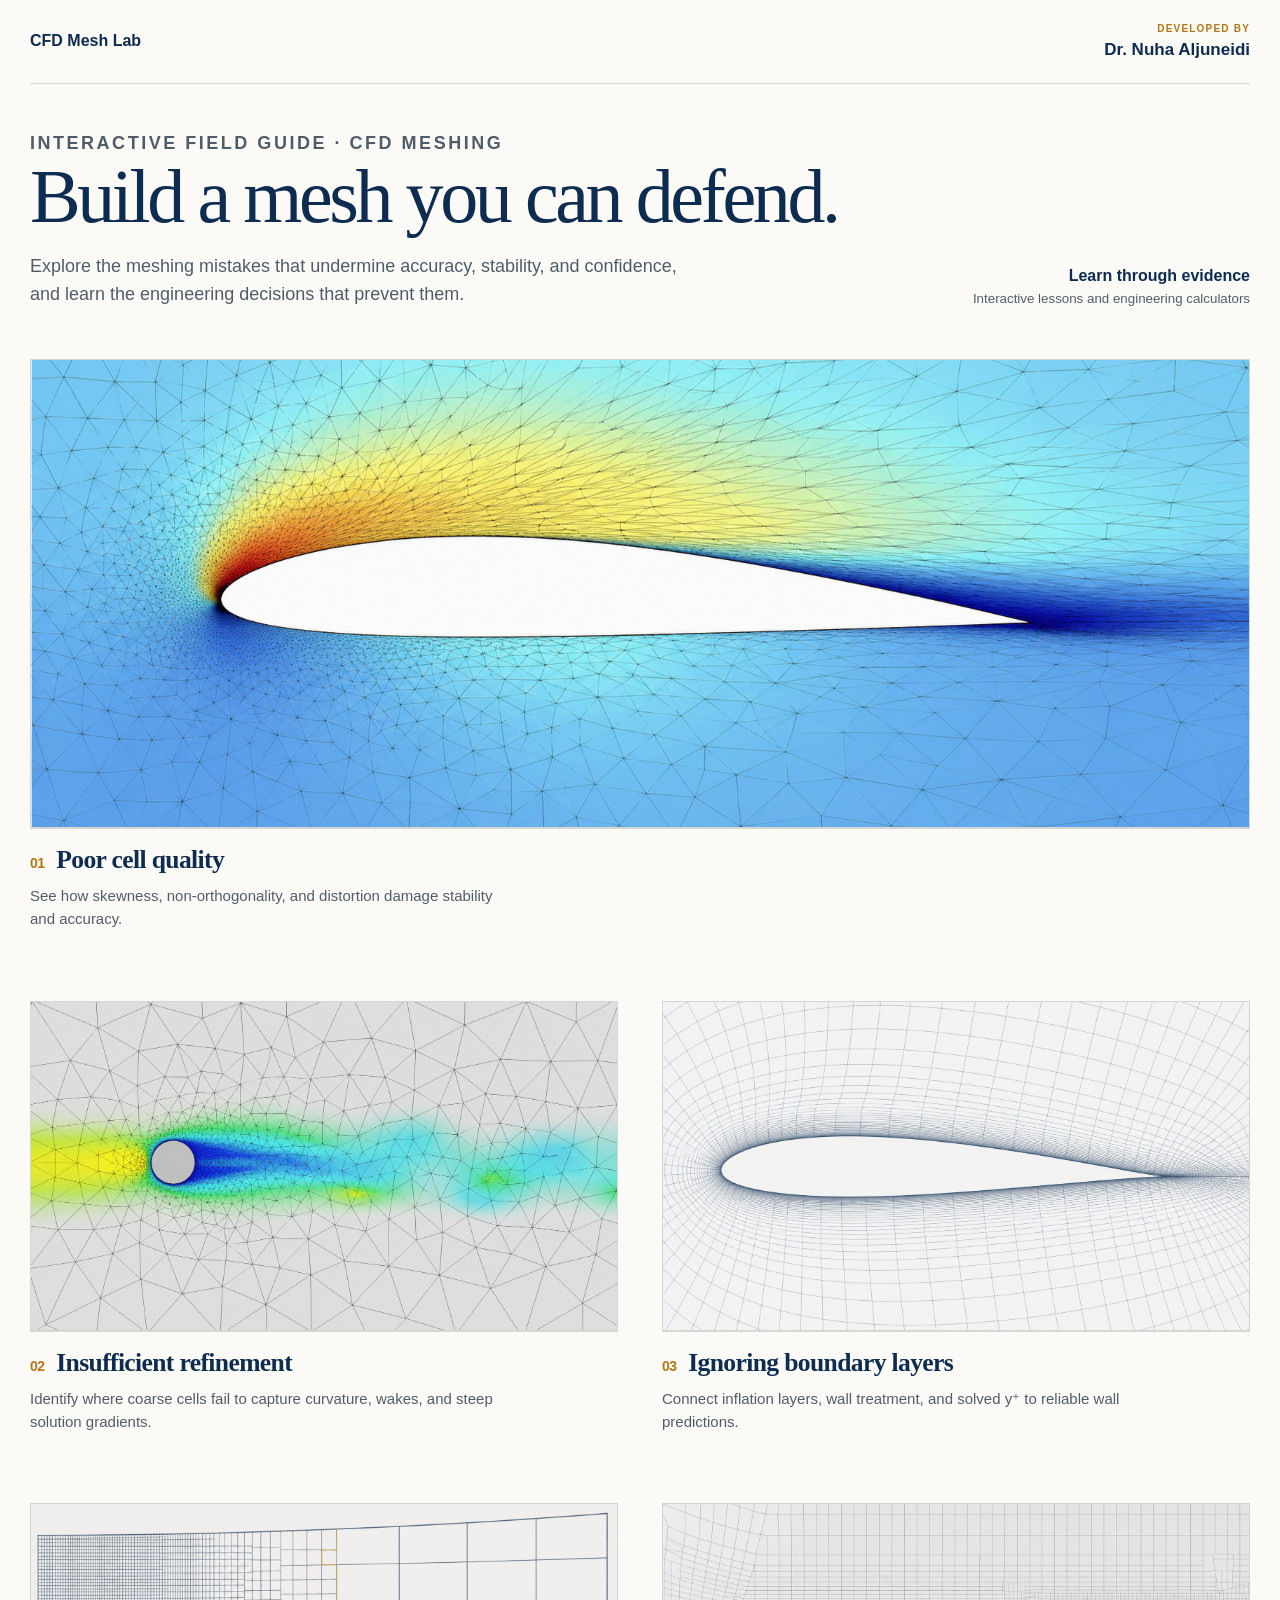
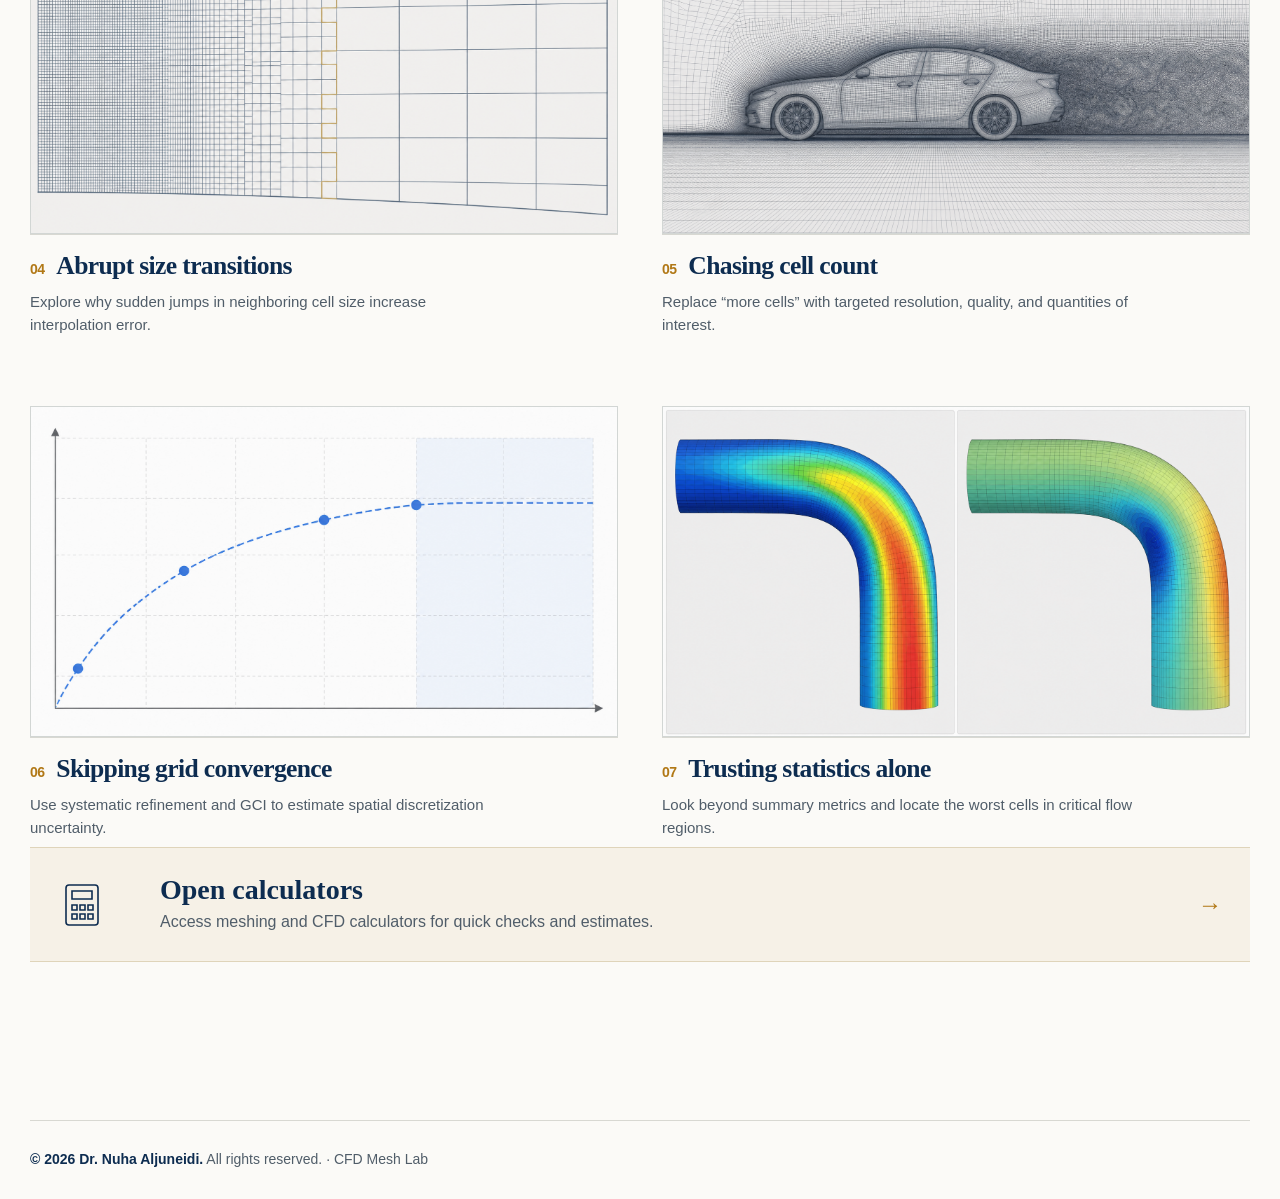
<file: mistakes/index.html>
<!doctype html>
<html lang="en">
<head>
  <meta charset="utf-8">
  <meta name="viewport" content="width=device-width,initial-scale=1">
  <meta name="description" content="Explore seven CFD meshing mistakes through focused scientific visualizations and interactive lessons.">
  <title>CFD Meshing Mistakes · Dr. Nuha Aljuneidi</title>
  <link rel="stylesheet" href="gallery.css?v=2">
</head>
<body class="editorial">
  <a class="skip" href="#lessons">Skip to lessons</a>
  <div class="shell">
    <header class="mast">
      <a href="../">CFD Mesh Lab</a>
      <div class="mast-author"><small>Developed by</small><strong>Dr. Nuha Aljuneidi</strong></div>
    </header>
    <section class="hero">
      <p class="kicker">Interactive field guide · CFD meshing</p>
      <h1>Build a mesh you can defend.</h1>
      <div class="hero-copy">
        <p>Explore the meshing mistakes that undermine accuracy, stability, and confidence, and learn the engineering decisions that prevent them.</p>
        <div class="author">Learn through evidence<small>Interactive lessons and engineering calculators</small></div>
      </div>
    </section>
    <main id="lessons" class="lessons">
      <div class="lesson-grid"></div>
      <a class="tools" href="../index.html">
        <svg viewBox="0 0 48 48" aria-hidden="true"><rect x="8" y="4" width="32" height="40" rx="3"/><path d="M14 10h20v8H14zm0 14h5v5h-5zm8 0h5v5h-5zm8 0h5v5h-5zM14 33h5v5h-5zm8 0h5v5h-5zm8 0h5v5h-5z"/></svg>
        <div><h2>Open calculators</h2><p>Access meshing and CFD calculators for quick checks and estimates.</p></div>
        <strong aria-hidden="true">→</strong>
      </a>
    </main>
    <footer><strong>© 2026 Dr. Nuha Aljuneidi.</strong> All rights reserved. · CFD Mesh Lab</footer>
  </div>
  <script src="gallery.js"></script>
</body>
</html>
</file>
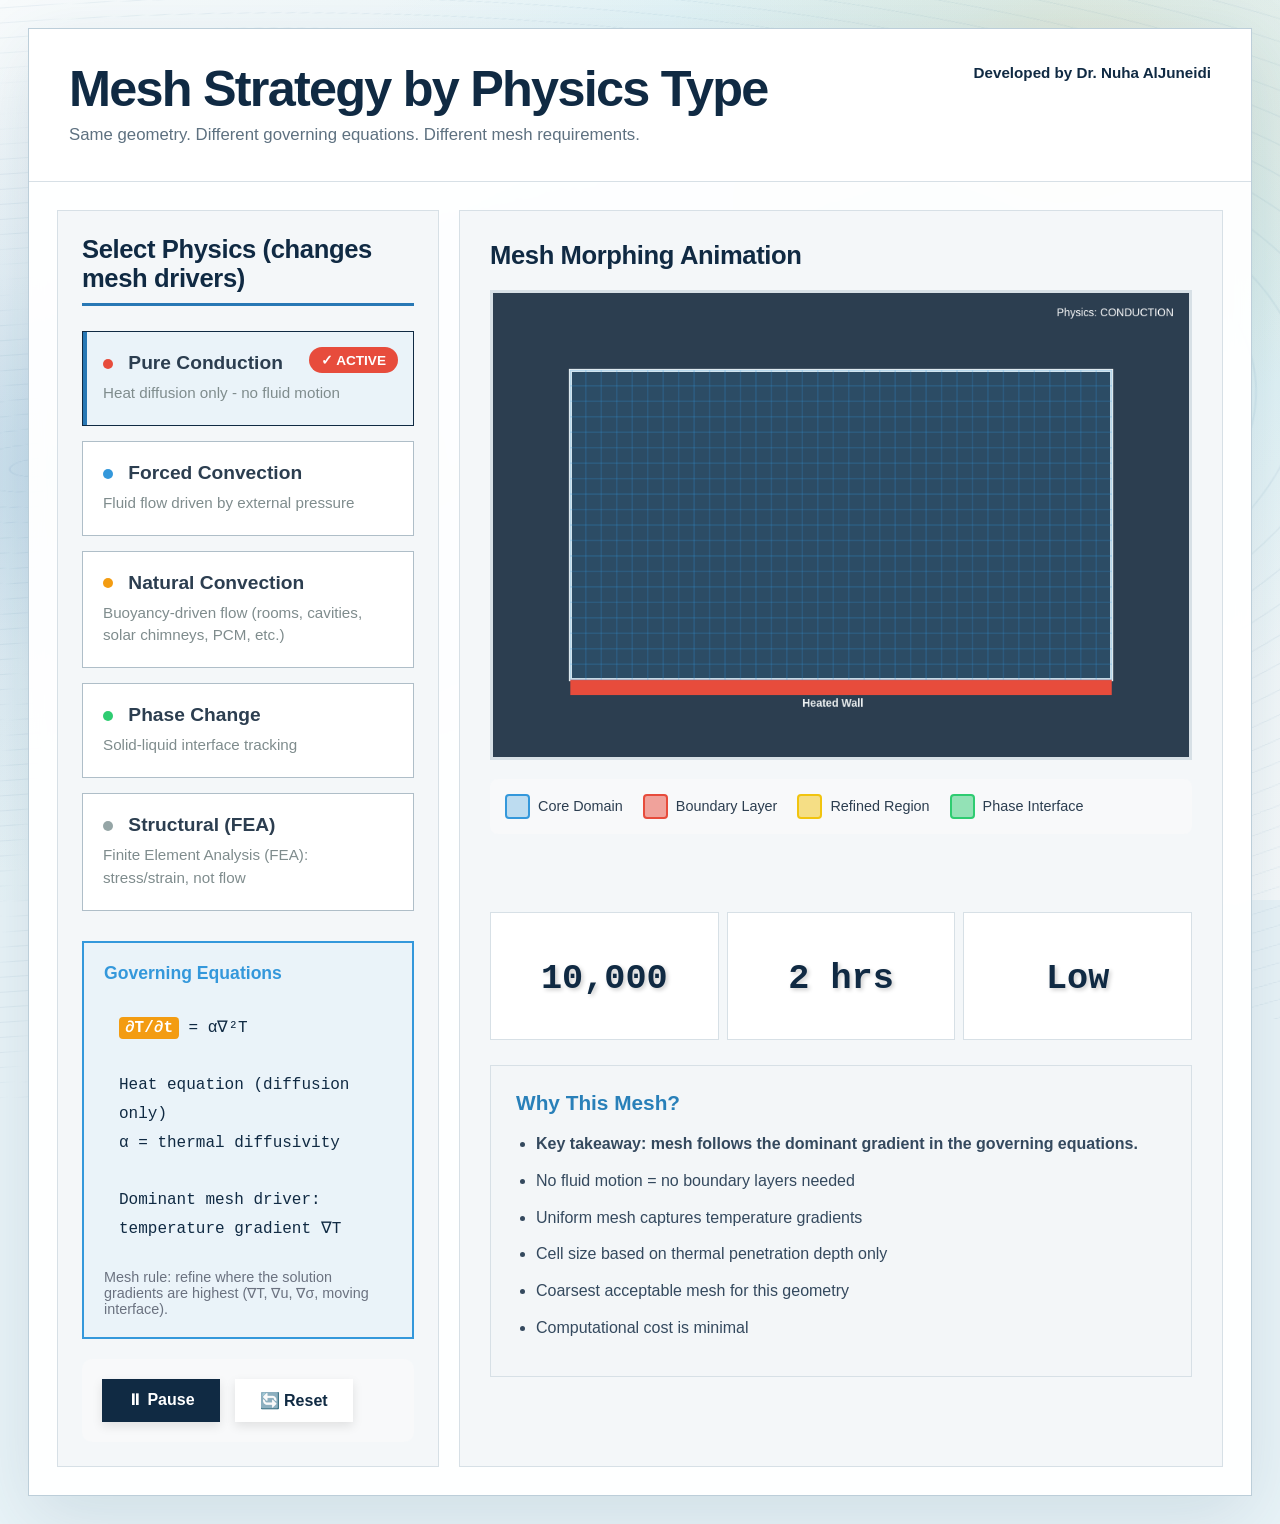
<file: mesh.html>
﻿<!DOCTYPE html>
<html lang="en">
<head>
    <meta charset="UTF-8">
    <meta name="viewport" content="width=device-width, initial-scale=1.0">
    <title>Mesh Strategy by Physics Type | Dr. Nuha AlJuneidi</title>
    <link rel="stylesheet" href="cfd-theme.css">
    <style>
        * {
            margin: 0;
            padding: 0;
            box-sizing: border-box;
        }

        body {
            font-family: 'Segoe UI', Tahoma, Geneva, Verdana, sans-serif;
            background: linear-gradient(135deg, #2c3e50 0%, #34495e 100%);
            padding: 20px;
            min-height: 100vh;
        }

        .container {
            max-width: 1600px;
            margin: 0 auto;
            background: white;
            border-radius: 20px;
            box-shadow: 0 20px 60px rgba(0,0,0,0.4);
            overflow: hidden;
        }

        .header {
            background: linear-gradient(135deg, #1f2937 0%, #111827 100%);
            color: white;
            padding: 32px 40px;
            text-align: left;
        }

        .header-top {
            display: flex;
            justify-content: space-between;
            align-items: flex-start;
            gap: 20px;
        }

        .header h1 {
            font-size: 2.1em;
            margin: 0 0 8px 0;
            text-shadow: none;
            letter-spacing: 0.2px;
        }

        .header .subtitle {
            font-size: 1.05em;
            opacity: 0.9;
            margin: 0;
            line-height: 1.4;
            max-width: 760px;
        }

        .header .credit {
            font-size: 1.1em;
            font-weight: 700;
            opacity: 1;
            text-align: right;
            line-height: 1.35;
            white-space: nowrap;
        }

        @media (max-width: 900px) {
            .header-top {
                flex-direction: column;
            }

            .header .credit {
                text-align: left;
                white-space: normal;
            }
        }

        .main-content {
            display: grid;
            grid-template-columns: 1fr 2fr;
            gap: 30px;
            padding: 40px;
        }

        .controls-panel {
            background: #f8f9fa;
            padding: 30px;
            border-radius: 15px;
            border: 2px solid #dee2e6;
        }

            .controls-panel h2 {
                color: #111827;
                margin-bottom: 25px;
                font-size: 1.6em;
                border-bottom: 3px solid #111827;
                padding-bottom: 10px;
            }

        .physics-selector {
            margin-bottom: 30px;
        }

        .physics-option {
            background: white;
            border: 3px solid #dee2e6;
            border-radius: 10px;
            padding: 20px;
            margin-bottom: 15px;
            cursor: pointer;
            transition: all 0.3s;
            position: relative;
        }

            .physics-option:hover {
                transform: translateX(5px);
                box-shadow: 0 5px 15px rgba(0,0,0,0.1);
            }

            .physics-option.active {
                border-color: #e74c3c;
                background: linear-gradient(135deg, #fff5f5 0%, #ffe5e5 100%);
                box-shadow: 0 5px 20px rgba(231, 76, 60, 0.3);
            }

            .physics-option h3 {
                color: #2c3e50;
                margin-bottom: 8px;
                font-size: 1.2em;
            }

            .physics-option p {
                color: #7f8c8d;
                font-size: 0.95em;
                line-height: 1.5;
            }

            .physics-option .badge {
                position: absolute;
                top: 15px;
                right: 15px;
                background: #e74c3c;
                color: white;
                padding: 5px 12px;
                border-radius: 20px;
                font-size: 0.85em;
                font-weight: 600;
                opacity: 0;
                transition: opacity 0.3s;
            }

            .physics-option.active .badge {
                opacity: 1;
            }

        /* Dot Indicators */
        .dot {
            display: inline-block;
            width: 10px;
            height: 10px;
            border-radius: 50%;
            margin-right: 10px;
            vertical-align: middle;
        }

        .dot-red {
            background: #e74c3c;
        }

        .dot-blue {
            background: #3498db;
        }

        .dot-yellow {
            background: #f39c12;
        }

        .dot-green {
            background: #2ecc71;
        }

        .dot-gray {
            background: #95a5a6;
        }

        .equation-display {
            background: white;
            border: 2px solid #3498db;
            border-radius: 10px;
            padding: 20px;
            margin-top: 20px;
        }

            .equation-display h4 {
                color: #3498db;
                margin-bottom: 15px;
                font-size: 1.1em;
            }

        .equation {
            font-family: 'Courier New', monospace;
            font-size: 1em;
            background: #ecf0f1;
            padding: 15px;
            border-radius: 8px;
            line-height: 1.8;
            overflow-x: auto;
            white-space: pre-wrap;
        }

        .equation-term {
            padding: 2px 6px;
            border-radius: 4px;
            transition: all 0.3s;
        }

            .equation-term.highlight {
                background: #f39c12;
                color: white;
                font-weight: bold;
            }

        .visualization-panel {
            background: white;
            padding: 30px;
            border-radius: 15px;
            border: 2px solid #dee2e6;
        }

            .visualization-panel h2 {
                color: #2c3e50;
                margin-bottom: 20px;
                font-size: 1.6em;
            }

        canvas {
            border: 3px solid #34495e;
            border-radius: 12px;
            width: 100%;
            background: #2c3e50;
            box-shadow: inset 0 2px 10px rgba(0,0,0,0.3);
        }

        .metrics-bar {
            display: grid;
            grid-template-columns: repeat(3, 1fr);
            gap: 15px;
            margin-top: 25px;
        }

        .metric-card {
            background: linear-gradient(135deg, #3498db 0%, #2980b9 100%);
            color: white;
            padding: 20px;
            border-radius: 10px;
            text-align: center;
            box-shadow: 0 4px 15px rgba(52, 152, 219, 0.3);
        }

            .metric-card.warning {
                background: linear-gradient(135deg, #f39c12 0%, #e67e22 100%);
            }

            .metric-card.danger {
                background: linear-gradient(135deg, #e74c3c 0%, #c0392b 100%);
            }

            .metric-card h4 {
                font-size: 0.9em;
                opacity: 0.9;
                margin-bottom: 10px;
                text-transform: uppercase;
                letter-spacing: 1px;
            }

            .metric-card .value {
                font-size: 2.2em;
                font-weight: 700;
                text-shadow: 2px 2px 4px rgba(0,0,0,0.2);
            }

            .metric-card .label {
                font-size: 0.85em;
                opacity: 0.8;
                margin-top: 5px;
            }

        .info-panel {
            background: linear-gradient(135deg, #e8f4f8 0%, #d4e9f7 100%);
            border-left: 5px solid #3498db;
            padding: 25px;
            margin-top: 25px;
            border-radius: 10px;
        }

            .info-panel h3 {
                color: #2980b9;
                margin-bottom: 15px;
                font-size: 1.3em;
            }

            .info-panel ul {
                margin-left: 20px;
                color: #34495e;
                line-height: 1.8;
            }

            .info-panel li {
                margin-bottom: 8px;
            }

        .animation-controls {
            display: flex;
            gap: 15px;
            margin-top: 20px;
            padding: 20px;
            background: #f8f9fa;
            border-radius: 10px;
        }

        .btn {
            padding: 12px 25px;
            border: none;
            border-radius: 8px;
            font-size: 1em;
            font-weight: 600;
            cursor: pointer;
            transition: all 0.3s;
            box-shadow: 0 4px 10px rgba(0,0,0,0.1);
        }

        .btn-primary {
            background: linear-gradient(135deg, #3498db 0%, #2980b9 100%);
            color: white;
        }

            .btn-primary:hover {
                transform: translateY(-2px);
                box-shadow: 0 6px 15px rgba(52, 152, 219, 0.4);
            }

        .btn-secondary {
            background: linear-gradient(135deg, #95a5a6 0%, #7f8c8d 100%);
            color: white;
        }

            .btn-secondary:hover {
                transform: translateY(-2px);
                box-shadow: 0 6px 15px rgba(127, 140, 141, 0.4);
            }

        @media (max-width: 1200px) {
            .main-content {
                grid-template-columns: 1fr;
            }
        }

        @media (max-width: 768px) {
            .metrics-bar {
                grid-template-columns: 1fr;
            }
        }

        .legend {
            display: flex;
            gap: 20px;
            margin-top: 15px;
            padding: 15px;
            background: #f8f9fa;
            border-radius: 8px;
            flex-wrap: wrap;
        }

        .legend-item {
            display: flex;
            align-items: center;
            gap: 8px;
        }

        .legend-color {
            width: 25px;
            height: 25px;
            border-radius: 4px;
            border: 2px solid #34495e;
        }

        .legend-text {
            font-size: 0.9em;
            color: #2c3e50;
            font-weight: 500;
        }

        .transition-indicator {
            background: #f39c12;
            color: white;
            padding: 10px 20px;
            border-radius: 20px;
            text-align: center;
            font-weight: 600;
            margin-top: 15px;
            opacity: 0;
            transition: opacity 0.3s;
        }

            .transition-indicator.show {
                opacity: 1;
            }
    </style>
</head>
<body>
    <div class="container">
        <div class="header">
            <div class="header-top">
                <div>
                    <h1>Mesh Strategy by Physics Type</h1>
                    <p class="subtitle">Same geometry. Different governing equations. Different mesh requirements.</p>
                </div>
                <div class="credit">
                    Developed by <b>Dr. Nuha AlJuneidi</b>
                </div>
            </div>
        </div>

        <div class="main-content">
            <!-- Left Panel: Controls -->
            <div class="controls-panel">
                <h2>Select Physics (changes mesh drivers)</h2>
                <div class="physics-selector">
                    <div class="physics-option active" onclick="selectPhysics('conduction', this)">
                        <div class="badge">✓ ACTIVE</div>
                        <h3><span class="dot dot-red"></span> Pure Conduction</h3>
                        <p>Heat diffusion only - no fluid motion</p>
                    </div>

                    <div class="physics-option" onclick="selectPhysics('forced', this)">
                        <div class="badge">✓ ACTIVE</div>
                        <h3><span class="dot dot-blue"></span> Forced Convection</h3>
                        <p>Fluid flow driven by external pressure</p>
                    </div>

                    <div class="physics-option" onclick="selectPhysics('natural', this)">
                        <div class="badge">✓ ACTIVE</div>
                        <h3><span class="dot dot-yellow"></span> Natural Convection</h3>
                        <p>Buoyancy-driven flow (rooms, cavities, solar chimneys, PCM, etc.)</p>
                    </div>

                    <div class="physics-option" onclick="selectPhysics('phase_change', this)">
                        <div class="badge">✓ ACTIVE</div>
                        <h3><span class="dot dot-green"></span> Phase Change</h3>
                        <p>Solid-liquid interface tracking</p>
                    </div>

                    <div class="physics-option" onclick="selectPhysics('structural', this)">
                        <div class="badge">✓ ACTIVE</div>
                        <h3><span class="dot dot-gray"></span> Structural (FEA)</h3>
                        <p>Finite Element Analysis (FEA): stress/strain, not flow</p>
                    </div>
                </div>

                <div class="equation-display" id="equationDisplay">
                    <h4>Governing Equations</h4>
                    <div class="equation" id="equationContent"></div>
                    <p style="margin-top:10px;color:#6b7280;font-size:0.9em;">Mesh rule: refine where the solution gradients are highest (∇T, ∇u, ∇σ, moving interface).</p>
                </div>

                <div class="animation-controls">
                    <button class="btn btn-primary" onclick="toggleAnimation()">
                        <span id="playPauseText">⏸ Pause</span>
                    </button>
                    <button class="btn btn-secondary" onclick="resetView()">🔄 Reset</button>
                </div>
            </div>

            <!-- Right Panel: Visualization -->
            <div class="visualization-panel">
                <h2>Mesh Morphing Animation</h2>
                <canvas id="meshCanvas" width="900" height="600"></canvas>

                <div class="legend">
                    <div class="legend-item">
                        <div class="legend-color" style="background: rgba(52, 152, 219, 0.3); border-color: #3498db;"></div>
                        <div class="legend-text">Core Domain</div>
                    </div>
                    <div class="legend-item">
                        <div class="legend-color" style="background: rgba(231, 76, 60, 0.5); border-color: #e74c3c;"></div>
                        <div class="legend-text">Boundary Layer</div>
                    </div>
                    <div class="legend-item">
                        <div class="legend-color" style="background: rgba(241, 196, 15, 0.5); border-color: #f1c40f;"></div>
                        <div class="legend-text">Refined Region</div>
                    </div>
                    <div class="legend-item">
                        <div class="legend-color" style="background: rgba(46, 204, 113, 0.5); border-color: #2ecc71;"></div>
                        <div class="legend-text">Phase Interface</div>
                    </div>
                </div>

                <div class="transition-indicator" id="transitionIndicator">
                    Morphing mesh...
                </div>

                <div class="metrics-bar">
                    <div class="metric-card" id="cellCountCard">
                        <h4>Total Cells</h4>
                        <div class="value" id="cellCount">10,000</div>
                        <div class="label">mesh elements</div>
                    </div>
                    <div class="metric-card" id="compTimeCard">
                        <h4>Est. Comp. Time</h4>
                        <div class="value" id="compTime">2 hrs</div>
                        <div class="label">on 16 cores</div>
                    </div>
                    <div class="metric-card" id="complexityCard">
                        <h4>Mesh Complexity</h4>
                        <div class="value" id="complexity">Low</div>
                        <div class="label">refinement level</div>
                    </div>
                </div>

                <div class="info-panel" id="infoPanel">
                    <h3>Why This Mesh?</h3>
                    <ul id="meshReasoning"></ul>
                </div>
            </div>
        </div>
    </div>

    <script>
        const canvas = document.getElementById('meshCanvas');
        const ctx = canvas.getContext('2d');
        let currentPhysics = 'conduction';
        let animationRunning = true;
        let animationFrame;
        let transitionProgress = 1; // 0 to 1
        let targetMeshConfig = null;
        let currentMeshConfig = null;
        let startMeshConfig = null;
        let time = 0; // For animation effects

        // Mesh configurations for each physics type
        const meshConfigs = {
            conduction: {
                cellCount: 10000,
                compTime: '2 hrs',
                complexity: 'Low',
                complexityClass: '',
                boundaryLayers: false,
                refinementZones: [],
                baseCellSize: 20,
                wallCellSize: 20,
                description: 'Uniform coarse mesh',
                equations: `<span class="equation-term highlight">∂T/∂t</span> = α∇²T

Heat equation (diffusion only)
α = thermal diffusivity

Dominant mesh driver: temperature gradient ∇T`,
                reasoning: [
                    '<b>Key takeaway: mesh follows the dominant gradient in the governing equations.</b>',
                    'No fluid motion = no boundary layers needed',
                    'Uniform mesh captures temperature gradients',
                    'Cell size based on thermal penetration depth only',
                    'Coarsest acceptable mesh for this geometry',
                    'Computational cost is minimal'
                ]
            },
            forced: {
                cellCount: 250000,
                compTime: '18 hrs',
                complexity: 'High',
                complexityClass: 'warning',
                boundaryLayers: true,
                blThickness: 15,
                blLayers: 12,
                refinementZones: [],
                baseCellSize: 15,
                wallCellSize: 0.5,
                description: 'Boundary layer mesh required',
                equations: `<span class="equation-term">∂u/∂t</span> + <span class="equation-term highlight">u·∇u</span> = -∇p + <span class="equation-term highlight">ν∇²u</span>
∇·u = 0

<span class="equation-term">∂T/∂t</span> + <span class="equation-term highlight">u·∇T</span> = α∇²T

Navier-Stokes + Energy (convection dominant)

Dominant mesh driver: near-wall shear (y+) + boundary layer gradients`,
                reasoning: [
                    '<b>Key takeaway: mesh follows the dominant gradient in the governing equations.</b>',
                    'Convection term (u·∇u) requires boundary layer resolution',
                    'Typical inflation layer setup: ~10–15 layers, growth ratio ~1.1–1.3, first cell set by target y+.',
                    'Viscous effects near wall → very fine first cell (y+ requirements)',
                    'High aspect ratio cells acceptable (flow aligned with wall)',
                    '25× more cells than pure conduction!',
                    'Streamwise refinement minimal if flow is developed',
                    'This is classic CFD meshing'
                ]
            },
            natural: {
                cellCount: 450000,
                compTime: '32 hrs',
                complexity: 'Very High',
                complexityClass: 'danger',
                boundaryLayers: true, // exists, but not the ONLY refinement strategy
                refinementZones: ['buoyancy'],
                baseCellSize: 8,
                wallCellSize: 8,
                volumeRefinement: true,
                description: 'Volume refinement throughout',
                equations: `<span class="equation-term">∂u/∂t</span> + u·∇u = -∇p + ν∇²u + <span class="equation-term highlight">gβ(T-T₀)</span>
∇·u = 0

∂T/∂t + u·∇T = α∇²T

Buoyancy term drives flow in ALL directions

Dominant mesh driver: buoyancy plumes in the volume`,
                reasoning: [
                    '<b>Key takeaway: mesh follows the dominant gradient in the governing equations.</b>',
                    'Buoyancy term (gβΔT) creates flow perpendicular to walls!',
                    'Boundary layers exist, BUT volume refinement is also required (plumes/recirculation).',
                    'Flow direction changes - plumes rise, downdrafts form',
                    'Avoid extremely stretched cells everywhere; keep cells more isotropic in the core.',
                    'Common in cavities/rooms/PCM systems and needs volume refinement (plumes + recirculation).',
                    '45× more cells than conduction, 1.8× more than forced convection'
                ]
            },
            phase_change: {
                cellCount: 800000,
                compTime: '65 hrs',
                complexity: 'Extreme',
                complexityClass: 'danger',
                boundaryLayers: false,
                refinementZones: ['interface', 'buoyancy'],
                baseCellSize: 10,
                wallCellSize: 10,
                interfaceRefinement: true,
                volumeRefinement: true,
                description: 'Interface tracking + natural convection',
                equations: `ρ∂h/∂t + ρu·∇h = ∇·(k∇T)
h = c_pT + <span class="equation-term highlight">fL</span>

∂u/∂t + u·∇u = -∇p + ν∇²u + gβ(T-T₀)

Latent heat (fL) creates sharp interface
f = liquid fraction (0 to 1)

Dominant mesh driver: moving interface + sharp gradients`,
                reasoning: [
                    '<b>Key takeaway: mesh follows the dominant gradient in the governing equations.</b>',
                    'Sharp solid-liquid interface needs ultra-fine mesh',
                    'Interface moves over time → adaptive refinement ideal',
                    'Natural convection in liquid phase requires volume refinement',
                    'Stefan number determines interface thickness',
                    'Highest cell count for same geometry',
                    'Most computationally expensive',
                    '80× more cells than pure conduction!'
                ]
            },
            structural: {
                cellCount: 35000,
                compTime: '0.5 hrs',
                complexity: 'Moderate',
                complexityClass: 'warning',
                boundaryLayers: false,
                refinementZones: ['stress'],
                baseCellSize: 25,
                wallCellSize: 25,
                stressRefinement: true,
                description: 'Stress concentration refinement',
                equations: `∇·σ + f = 0
σ = C:ε

Equilibrium equation (force balance)
σ = stress tensor, ε = strain tensor
C = material stiffness matrix

COMPLETELY DIFFERENT from fluid/thermal!

Dominant mesh driver: stress concentration ∇σ`,
                reasoning: [
                    '<b>Key takeaway: mesh follows the dominant gradient in the governing equations.</b>',
                    'Different governing equations entirely (no Navier-Stokes!)',
                    'No boundary layers - no flow to resolve',
                    'Refinement at geometric features: corners, holes, loads',
                    'Stress concentrations drive mesh requirements',
                    'Can use much coarser mesh than CFD of same geometry',
                    'Element type matters (hex vs tet) more than for fluids',
                    'Wall proximity irrelevant unless that\'s where stress peaks'
                ]
            }
        };

        // Initialize
        currentMeshConfig = JSON.parse(JSON.stringify(meshConfigs[currentPhysics]));
        targetMeshConfig = JSON.parse(JSON.stringify(meshConfigs[currentPhysics]));
        startMeshConfig = JSON.parse(JSON.stringify(meshConfigs[currentPhysics]));
        updateEquations(currentPhysics);
        updateInfoPanel(currentPhysics);
        updateMetrics(currentMeshConfig);

        function selectPhysics(type, el) {
            if (currentPhysics === type) return;

            // Visual feedback
            document.querySelectorAll('.physics-option').forEach(opt => opt.classList.remove('active'));
            if (el) el.classList.add('active');

            // Start transition
            currentPhysics = type;
            startMeshConfig = JSON.parse(JSON.stringify(currentMeshConfig));
            targetMeshConfig = JSON.parse(JSON.stringify(meshConfigs[type]));
            transitionProgress = 0;

            // Show transition indicator
            const indicator = document.getElementById('transitionIndicator');
            indicator.classList.add('show');
            setTimeout(() => indicator.classList.remove('show'), 2000);

            // Update equation display
            updateEquations(type);

            // Update info panel immediately
            updateInfoPanel(type);
        }

        function updateEquations(type) {
            const config = meshConfigs[type];
            document.getElementById('equationContent').innerHTML = config.equations;
        }

        function updateInfoPanel(type) {
            const config = meshConfigs[type];
            const reasoningList = document.getElementById('meshReasoning');
            reasoningList.innerHTML = '';
            config.reasoning.forEach(reason => {
                const li = document.createElement('li');
                li.innerHTML = reason; // Changed to innerHTML to support bold tag
                reasoningList.appendChild(li);
            });
        }

        function updateMetrics(config) {
            document.getElementById('cellCount').textContent = config.cellCount.toLocaleString();
            document.getElementById('compTime').textContent = config.compTime;
            document.getElementById('complexity').textContent = config.complexity;

            // Update card colors
            const cellCard = document.getElementById('cellCountCard');
            const compCard = document.getElementById('compTimeCard');
            const complexCard = document.getElementById('complexityCard');

            // Reset classes
            [cellCard, compCard, complexCard].forEach(card => {
                card.className = 'metric-card';
            });

            // Apply appropriate class
            if (config.complexityClass) {
                cellCard.classList.add(config.complexityClass);
                compCard.classList.add(config.complexityClass);
                complexCard.classList.add(config.complexityClass);
            }
        }

        function lerp(a, b, t) {
            return a + (b - a) * t;
        }

        function easeInOutCubic(t) {
            return t < 0.5 ? 4 * t * t * t : 1 - Math.pow(-2 * t + 2, 3) / 2;
        }

        function drawMesh() {
            const w = canvas.width;
            const h = canvas.height;

            ctx.fillStyle = '#2c3e50';
            ctx.fillRect(0, 0, w, h);

            // Smooth transition
            if (transitionProgress < 1) {
                transitionProgress += 0.02;
                const easedProgress = easeInOutCubic(Math.min(transitionProgress, 1));

                // Interpolate mesh configuration
                currentMeshConfig.baseCellSize = lerp(
                    startMeshConfig.baseCellSize,
                    targetMeshConfig.baseCellSize,
                    easedProgress
                );
                currentMeshConfig.wallCellSize = lerp(
                    startMeshConfig.wallCellSize,
                    targetMeshConfig.wallCellSize,
                    easedProgress
                );

                // Update metrics during transition
                const transitionCellCount = Math.round(lerp(
                    parseFloat(startMeshConfig.cellCount),
                    parseFloat(targetMeshConfig.cellCount),
                    easedProgress
                ));

                const tempConfig = { ...targetMeshConfig };
                tempConfig.cellCount = transitionCellCount;
                updateMetrics(tempConfig);
            } else {
                currentMeshConfig = JSON.parse(JSON.stringify(targetMeshConfig));
                updateMetrics(currentMeshConfig);
            }

            // Draw geometry (PCM tank)
            drawGeometry();

            // Draw mesh based on current configuration
            if (currentPhysics === 'conduction') {
                drawUniformMesh();
            } else if (currentPhysics === 'forced') {
                drawBoundaryLayerMesh();
            } else if (currentPhysics === 'natural') {
                drawNaturalConvectionMesh();
            } else if (currentPhysics === 'phase_change') {
                drawPhaseChangeMesh();
            } else if (currentPhysics === 'structural') {
                drawStructuralMesh();
            }

            // Draw labels
            drawLabels();
        }

        function drawGeometry() {
            // Draw tank outline
            ctx.strokeStyle = '#ecf0f1';
            ctx.lineWidth = 4;
            ctx.strokeRect(100, 100, 700, 400);

            // Draw heated wall (bottom)
            ctx.fillStyle = '#e74c3c';
            ctx.fillRect(100, 500, 700, 20);
            ctx.fillStyle = '#ecf0f1';
            ctx.font = 'bold 14px Arial';

            if (currentPhysics === 'structural') {
                ctx.fillText('Support / Constraint Region', 350, 535);

                // Simple support markers
                ctx.fillStyle = '#e74c3c';
                ctx.beginPath(); ctx.moveTo(110, 520); ctx.lineTo(140, 550); ctx.lineTo(80, 550); ctx.closePath(); ctx.fill();
                ctx.beginPath(); ctx.moveTo(790, 520); ctx.lineTo(820, 550); ctx.lineTo(760, 550); ctx.closePath(); ctx.fill();
            } else {
                ctx.fillText('Heated Wall', 400, 535);
            }
        }

        function drawUniformMesh() {
            const cellSize = currentMeshConfig.baseCellSize;

            ctx.strokeStyle = 'rgba(52, 152, 219, 0.4)';
            ctx.lineWidth = 1;

            // Horizontal lines
            for (let y = 100; y <= 500; y += cellSize) {
                ctx.beginPath();
                ctx.moveTo(100, y);
                ctx.lineTo(800, y);
                ctx.stroke();
            }

            // Vertical lines
            for (let x = 100; x <= 800; x += cellSize) {
                ctx.beginPath();
                ctx.moveTo(x, 100);
                ctx.lineTo(x, 500);
                ctx.stroke();
            }

            // Fill cells
            ctx.fillStyle = 'rgba(52, 152, 219, 0.15)';
            for (let y = 100; y < 500; y += cellSize) {
                for (let x = 100; x < 800; x += cellSize) {
                    ctx.fillRect(x, y, cellSize, cellSize);
                }
            }
        }

        function drawBoundaryLayerMesh() {
            const baseCellSize = currentMeshConfig.baseCellSize;
            const wallCellHeight = currentMeshConfig.wallCellSize;
            const blThickness = currentMeshConfig.blThickness || 15;
            const blLayers = currentMeshConfig.blLayers || 12;

            // Draw boundary layer cells near bottom wall
            let y = 500;
            let cellHeight = wallCellHeight;
            const growthRatio = 1.2;

            ctx.strokeStyle = 'rgba(231, 76, 60, 0.6)';
            ctx.lineWidth = 1;

            for (let i = 0; i < blLayers; i++) {
                y -= cellHeight;

                // Draw horizontal line
                ctx.beginPath();
                ctx.moveTo(100, y);
                ctx.lineTo(800, y);
                ctx.stroke();

                // Fill BL cells
                ctx.fillStyle = 'rgba(231, 76, 60, 0.3)';
                for (let x = 100; x < 800; x += baseCellSize * 2) {
                    ctx.fillRect(x, y, baseCellSize * 2, cellHeight);
                }

                cellHeight *= growthRatio;
            }

            // Draw vertical lines in BL region
            ctx.strokeStyle = 'rgba(231, 76, 60, 0.6)';
            for (let x = 100; x <= 800; x += baseCellSize * 2) {
                ctx.beginPath();
                ctx.moveTo(x, 500);
                ctx.lineTo(x, y);
                ctx.stroke();
            }

            // Core region mesh
            ctx.strokeStyle = 'rgba(52, 152, 219, 0.4)';
            for (let yy = y; yy >= 100; yy -= baseCellSize) {
                ctx.beginPath();
                ctx.moveTo(100, yy);
                ctx.lineTo(800, yy);
                ctx.stroke();
            }

            for (let x = 100; x <= 800; x += baseCellSize) {
                ctx.beginPath();
                ctx.moveTo(x, 100);
                ctx.lineTo(x, y);
                ctx.stroke();
            }

            // Fill core cells
            ctx.fillStyle = 'rgba(52, 152, 219, 0.15)';
            for (let yy = 100; yy < y; yy += baseCellSize) {
                for (let x = 100; x < 800; x += baseCellSize) {
                    ctx.fillRect(x, yy, baseCellSize, baseCellSize);
                }
            }
        }

        function drawNaturalConvectionMesh() {
            const cellSize = currentMeshConfig.baseCellSize;

            // Draw refined mesh throughout
            ctx.strokeStyle = 'rgba(241, 196, 15, 0.3)';
            ctx.lineWidth = 0.5;

            // Horizontal lines
            for (let y = 100; y <= 500; y += cellSize) {
                ctx.beginPath();
                ctx.moveTo(100, y);
                ctx.lineTo(800, y);
                ctx.stroke();
            }

            // Vertical lines
            for (let x = 100; x <= 800; x += cellSize) {
                ctx.beginPath();
                ctx.moveTo(x, 100);
                ctx.lineTo(x, 500);
                ctx.stroke();
            }

            // Simulate volume refinement (plumes)
            for (let x = 100; x < 800; x += cellSize) {
                for (let y = 100; y < 500; y += cellSize) {
                    // Create plume-like structures based on sine waves and noise
                    const plumeX1 = 300 + Math.sin(y * 0.05 + time * 0.5) * 20;
                    const plumeX2 = 600 + Math.sin(y * 0.04 - time * 0.5) * 30;

                    const dist1 = Math.abs(x - plumeX1);
                    const dist2 = Math.abs(x - plumeX2);

                    if (dist1 < 60 || dist2 < 80 || y > 450) {
                        ctx.fillStyle = 'rgba(241, 196, 15, 0.4)';
                        ctx.fillRect(x, y, cellSize, cellSize);
                        // Add extra cross-hatch for "refinement" visual
                        ctx.beginPath();
                        ctx.moveTo(x, y);
                        ctx.lineTo(x + cellSize, y + cellSize);
                        ctx.stroke();
                    } else {
                        ctx.fillStyle = 'rgba(52, 152, 219, 0.1)';
                        ctx.fillRect(x, y, cellSize, cellSize);
                    }
                }
            }
        }

        function drawPhaseChangeMesh() {
            const baseSize = 25; // coarse background

            // Draw background coarse mesh
            ctx.strokeStyle = 'rgba(52, 152, 219, 0.2)';
            ctx.lineWidth = 1;
            for (let x = 100; x <= 800; x += baseSize) {
                ctx.beginPath(); ctx.moveTo(x, 100); ctx.lineTo(x, 500); ctx.stroke();
            }
            for (let y = 100; y <= 500; y += baseSize) {
                ctx.beginPath(); ctx.moveTo(100, y); ctx.lineTo(800, y); ctx.stroke();
            }

            // Define Interface Shape (moving)
            const interfaceX = 450 + Math.sin(time * 0.5) * 100;

            // Draw highly refined region around interface
            const refineWidth = 60;
            const fineSize = 4;

            for (let x = 100; x <= 800; x += fineSize) {
                for (let y = 100; y <= 500; y += fineSize) {
                    // Curve equation
                    const curveX = interfaceX + Math.sin(y * 0.02) * 30;
                    const dist = Math.abs(x - curveX);

                    if (dist < refineWidth) {
                        // Very fine mesh near interface
                        ctx.fillStyle = `rgba(46, 204, 113, ${0.1 + (1 - dist / refineWidth) * 0.3})`;
                        ctx.fillRect(x, y, fineSize, fineSize);
                    } else if (x < curveX) {
                        // Liquid side (Natural Convection needed here)
                        // Only draw sometimes to simulate "medium" refinement
                        if (x % 10 === 0 && y % 10 === 0) {
                            ctx.fillStyle = 'rgba(241, 196, 15, 0.2)';
                            ctx.fillRect(x, y, 10, 10);
                        }
                    }
                }
            }

            // Draw the interface line
            ctx.beginPath();
            ctx.strokeStyle = '#2ecc71'; // Green
            ctx.lineWidth = 3;
            for (let y = 100; y <= 500; y += 5) {
                const curveX = interfaceX + Math.sin(y * 0.02) * 30;
                if (y === 100) ctx.moveTo(curveX, y);
                else ctx.lineTo(curveX, y);
            }
            ctx.stroke();

            // Labels
            ctx.fillStyle = 'white';
            ctx.font = 'bold 16px Arial';
            ctx.fillText('Liquid region (convection + conduction)', interfaceX - 240, 300);
            ctx.fillText('Solid region (mostly conduction)', interfaceX + 60, 300);
        }

        function drawStructuralMesh() {
            const baseSize = 30;

            // Draw background mesh (coarse loop for performance)
            ctx.strokeStyle = 'rgba(52, 152, 219, 0.3)';
            ctx.lineWidth = 1;

            // Loop through grid - coarse step 30
            for (let x = 100; x <= 800; x += 30) {
                for (let y = 100; y <= 500; y += 30) {
                    ctx.strokeStyle = 'rgba(52, 152, 219, 0.3)';
                    ctx.strokeRect(x, y, 30, 30);
                }
            }

            // Draw refined zones separately (corners)
            const refineSize = 5;
            const refineColor = 'rgba(231, 76, 60, 0.4)';

            // Function to draw refined region
            function drawRefinedZone(centerX, centerY, radius) {
                const startX = Math.max(100, centerX - radius);
                const endX = Math.min(800, centerX + radius);
                const startY = Math.max(100, centerY - radius);
                const endY = Math.min(500, centerY + radius);

                for (let x = startX; x < endX; x += refineSize) {
                    for (let y = startY; y < endY; y += refineSize) {
                        const dist = Math.sqrt(Math.pow(x - centerX, 2) + Math.pow(y - centerY, 2));
                        if (dist < radius) {
                            ctx.fillStyle = refineColor;
                            ctx.fillRect(x, y, refineSize, refineSize);
                        }
                    }
                }
            }

            // Draw refinement at bottom corners
            drawRefinedZone(100, 500, 100);
            drawRefinedZone(800, 500, 100);

            // Highlight corners
            ctx.beginPath();
            ctx.arc(100, 500, 20, 0, Math.PI * 2);
            ctx.strokeStyle = '#e74c3c';
            ctx.lineWidth = 3;
            ctx.stroke();

            ctx.beginPath();
            ctx.arc(800, 500, 20, 0, Math.PI * 2);
            ctx.stroke();

            ctx.fillStyle = '#e74c3c';
            ctx.fillText('Stress Concentration', 120, 480);
        }

        function drawLabels() {
            // General Overlay Info
            ctx.fillStyle = 'white';
            ctx.font = '14px Arial';
            ctx.textAlign = 'right';
            ctx.fillText(`Physics: ${currentPhysics.toUpperCase()}`, canvas.width - 20, 30);
            ctx.textAlign = 'left';
        }

        function animate() {
            if (animationRunning) {
                time += 0.05;
                drawMesh();
                animationFrame = requestAnimationFrame(animate);
            }
        }

        function toggleAnimation() {
            animationRunning = !animationRunning;
            document.getElementById('playPauseText').textContent = animationRunning ? '⏸ Pause' : '▶ Play';
            if (animationRunning) animate();
        }

        function resetView() {
            const first = document.querySelector('.physics-option');
            selectPhysics('conduction', first);

            time = 0;
            if (!animationRunning) {
                animationRunning = true;
                document.getElementById('playPauseText').textContent = '⏸ Pause';
                animate();
            }
        }

        // Start
        animate();

    </script>
</body>
</html>
</file>
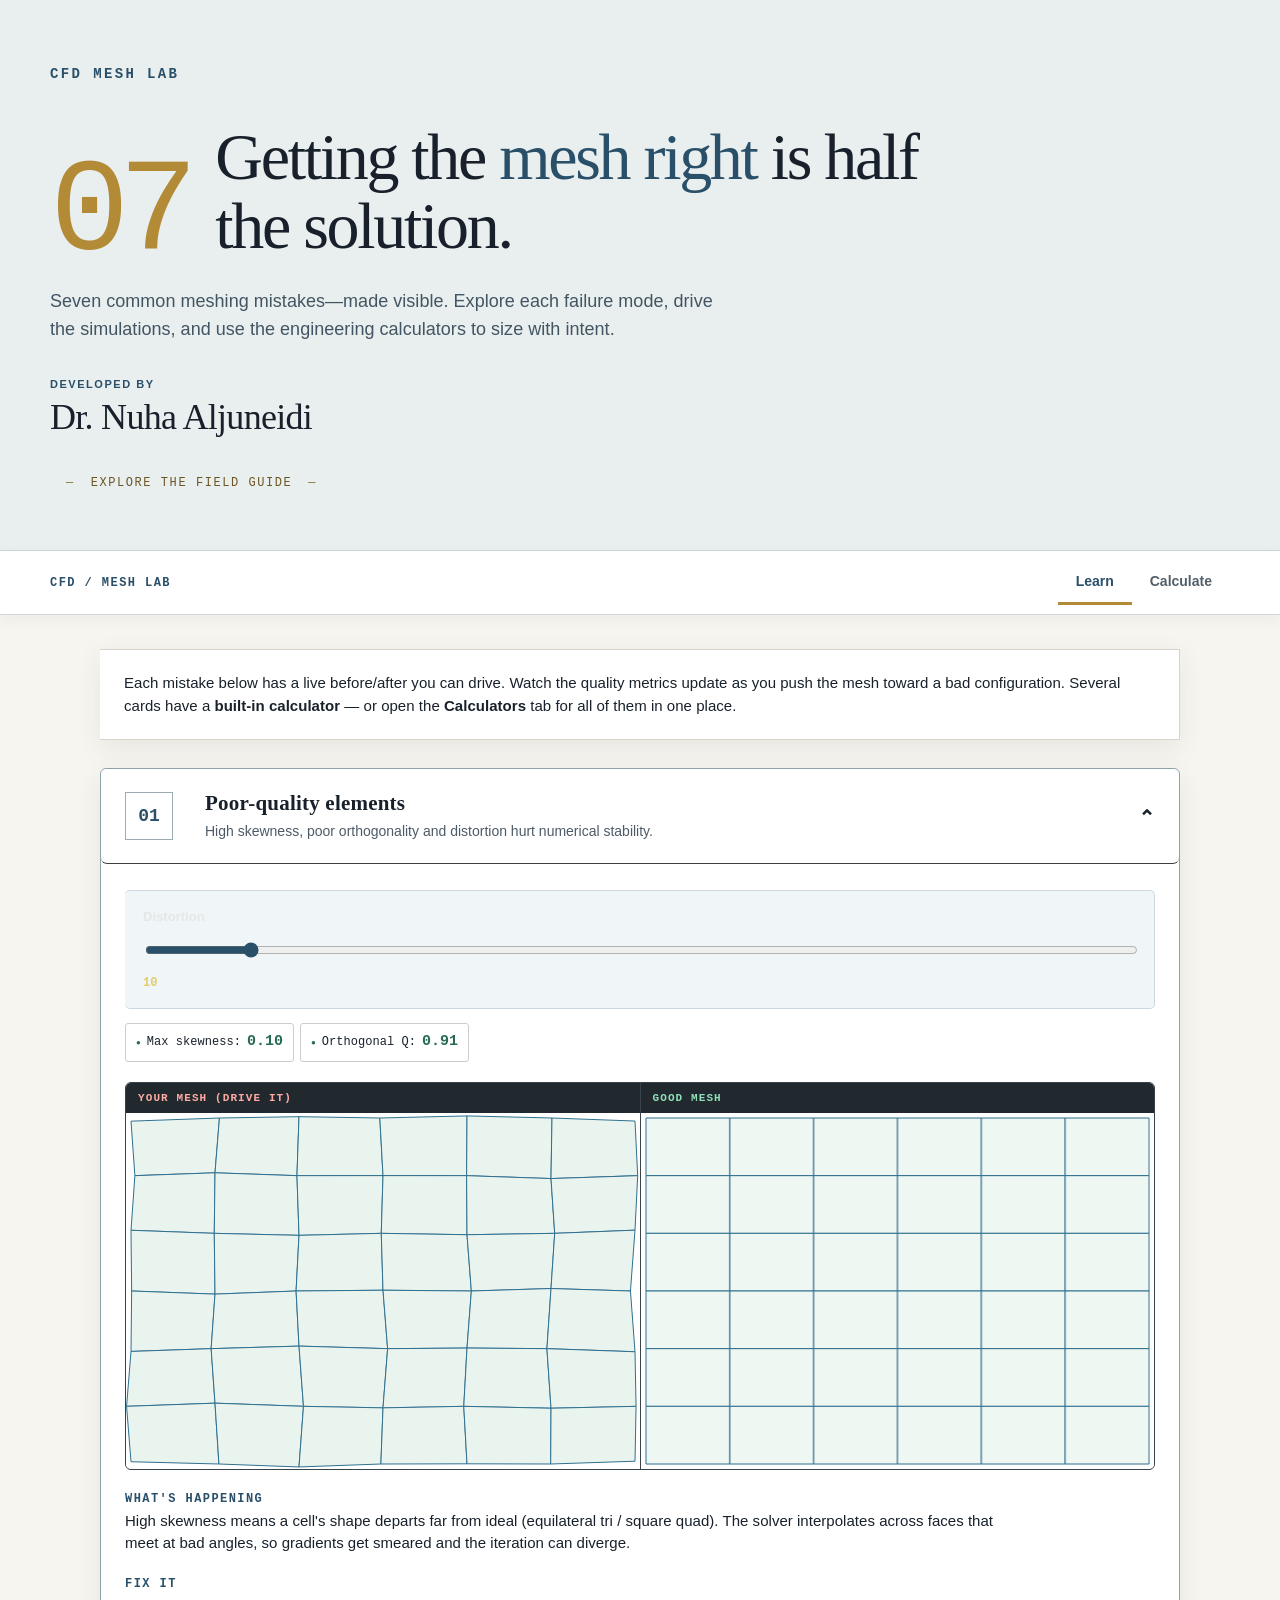
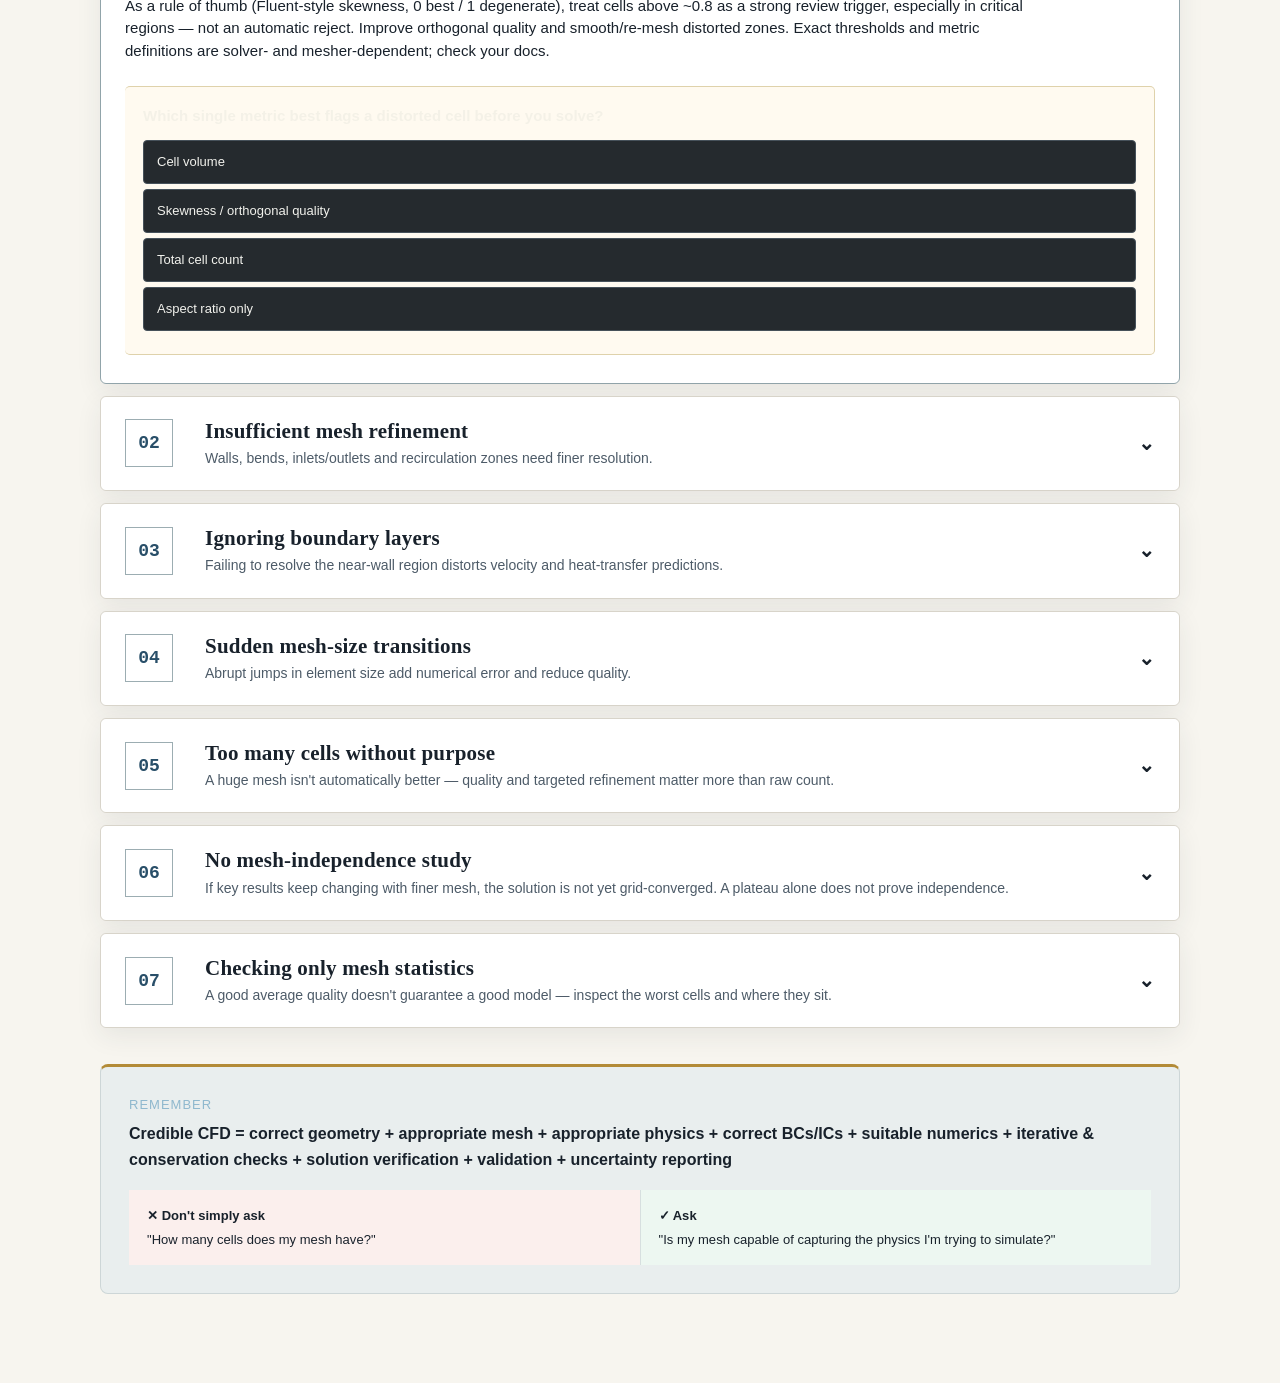
<file: mistakes/complete.html>
<!DOCTYPE html>
<html lang="en">
<head>
<meta charset="UTF-8">
<meta name="viewport" content="width=device-width, initial-scale=1.0">
<title>7 CFD Meshing Mistakes — Interactive</title>
<style>
  :root{
    --ink:#0b1f33; --ink2:#20465f; --paper:#eef2f4; --card:#ffffff;
    --bad:#c0392b; --good:#1f8a4c; --accent:#f2b705; --line:#c9d4da;
    --steel:#2f6f8f; --mono:'SFMono-Regular',Consolas,'Liberation Mono',monospace;
  }
  *{box-sizing:border-box}
  body{margin:0;background:var(--paper);color:var(--ink);
    font-family:-apple-system,BlinkMacSystemFont,'Segoe UI',Roboto,Helvetica,Arial,sans-serif;
    line-height:1.5;-webkit-font-smoothing:antialiased}
  header.top{background:linear-gradient(140deg,#08182a 0%,#123c5a 60%,#1c5f83 100%);
    color:#fff;padding:34px 22px 30px;position:relative;overflow:hidden}
  header.top .num{font-size:clamp(56px,11vw,120px);font-weight:900;line-height:.85;
    color:var(--accent);letter-spacing:-3px}
  header.top h1{margin:.1em 0 .1em;font-size:clamp(22px,4.4vw,42px);font-weight:900;
    text-transform:uppercase;letter-spacing:1px}
  header.top p.sub{margin:0;max-width:620px;color:#cfe0ea;font-size:15px}
  header.top .tag{display:inline-block;margin-top:14px;background:var(--bad);color:#fff;
    font-weight:700;font-size:13px;padding:6px 12px;border-radius:4px;
    transform:rotate(-1.5deg)}
  .wrap{max-width:1080px;margin:0 auto;padding:22px 16px 60px}
  .intro{background:var(--card);border:1px solid var(--line);padding:14px 18px;
    border-radius:6px;margin:22px 0;font-size:15px}
  .grid{display:grid;gap:18px}
  .card{background:var(--card);border-radius:10px;overflow:hidden;
    box-shadow:0 1px 3px rgba(11,31,51,.12);border:1px solid var(--line)}
  .card>.head{display:flex;align-items:center;gap:14px;padding:16px 18px;cursor:pointer;
    user-select:none}
  .card>.head .idx{flex:0 0 auto;width:46px;height:46px;border-radius:8px;
    display:grid;place-items:center;font-weight:900;font-size:22px;color:#fff}
  .card>.head h2{margin:0;font-size:17px;font-weight:800;text-transform:uppercase;
    letter-spacing:.3px}
  .card>.head .desc{margin:2px 0 0;font-size:13px;color:var(--ink2);font-weight:400;
    text-transform:none;letter-spacing:0}
  .card>.head .chev{margin-left:auto;flex:0 0 auto;transition:transform .25s;color:var(--ink2)}
  .card.open>.head .chev{transform:rotate(180deg)}
  .body{display:none;padding:0 18px 20px;border-top:1px solid var(--line)}
  .card.open .body{display:block}
  .demo{display:grid;grid-template-columns:1fr 1fr;gap:14px;margin:16px 0}
  .panel{border:1px solid var(--line);border-radius:8px;overflow:hidden;background:#fafcfd}
  .panel .lbl{font-size:12px;font-weight:800;letter-spacing:.5px;color:#fff;
    padding:6px 10px;text-transform:uppercase}
  .panel.bad .lbl{background:var(--bad)}
  .panel.good .lbl{background:var(--good)}
  canvas{display:block;width:100%;height:auto;background:#fff}
  .controls{display:flex;flex-wrap:wrap;gap:14px;align-items:center;
    background:#f1f6f9;border:1px solid var(--line);border-radius:8px;padding:12px 14px;
    margin:6px 0 14px}
  .controls label{font-size:13px;font-weight:600;display:flex;flex-direction:column;gap:4px;
    flex:1 1 150px}
  .controls input[type=range]{width:100%;accent-color:var(--steel)}
  .controls .val{font-family:var(--mono);font-size:12px;color:var(--steel)}
  .metric{display:inline-flex;align-items:baseline;gap:6px;font-family:var(--mono);
    font-size:13px;background:#fff;border:1px solid var(--line);border-radius:6px;
    padding:5px 10px}
  .metric b{font-size:15px}
  .metric.ok b{color:var(--good)} .metric.warn b{color:var(--accent)}
  .metric.err b{color:var(--bad)}
  .metricrow{display:flex;flex-wrap:wrap;gap:8px;margin:4px 0 8px}
  .why{font-size:14px;color:var(--ink)}
  .why h4{margin:14px 0 4px;font-size:13px;text-transform:uppercase;letter-spacing:.5px;
    color:var(--steel)}
  .quiz{background:#fff8e1;border:1px solid #f0d98a;border-radius:8px;padding:12px 14px;
    margin-top:14px;font-size:14px}
  .quiz .q{font-weight:700;margin-bottom:8px}
  .quiz button{display:block;width:100%;text-align:left;margin:5px 0;padding:9px 12px;
    border:1px solid var(--line);background:#fff;border-radius:6px;cursor:pointer;
    font-size:13px;transition:.15s}
  .quiz button:hover{border-color:var(--steel)}
  .quiz button.right{background:#e4f4ea;border-color:var(--good);font-weight:600}
  .quiz button.wrong{background:#fbe6e3;border-color:var(--bad)}
  .quiz .fb{margin-top:8px;font-size:13px;display:none}
  footer.rem{background:var(--ink);color:#fff;border-radius:10px;padding:22px 24px;
    margin-top:30px;text-align:center}
  footer.rem .eq{font-size:15px;font-weight:700;margin-top:6px}
  footer.rem .eq .g{color:#6ee7a0}.footer.rem .eq .y{color:var(--accent)}
  .ask{display:grid;grid-template-columns:1fr 1fr;gap:14px;margin-top:18px}
  .ask div{border-radius:8px;padding:12px 14px;font-size:13px}
  .ask .no{background:#fbe6e3;border:1px solid #e6a99f}
  .ask .yes{background:#e4f4ea;border:1px solid #9fd3b0}
  .ask b{display:block;margin-bottom:4px}

  /* ---- nav + tools hub ---- */
  .nav{position:sticky;top:0;z-index:20;background:rgba(238,242,244,.94);
    backdrop-filter:blur(6px);border-bottom:1px solid var(--line);
    display:flex;gap:6px;padding:8px 16px;overflow-x:auto}
  .nav button{border:1px solid var(--line);background:#fff;border-radius:20px;
    padding:6px 14px;font-size:13px;font-weight:600;cursor:pointer;white-space:nowrap;color:var(--ink2)}
  .nav button.active{background:var(--steel);color:#fff;border-color:var(--steel)}
  .view{display:none} .view.active{display:block}
  .hubhead{margin:24px 0 6px;font-size:22px;font-weight:900;color:var(--ink)}
  .hubsub{margin:0 0 18px;color:var(--ink2);font-size:14px;max-width:640px}
  .tabs{display:flex;gap:6px;flex-wrap:wrap;margin-bottom:16px}
  .tabs button{border:1px solid var(--line);background:#fff;border-radius:6px;
    padding:8px 14px;font-size:13px;font-weight:600;cursor:pointer;color:var(--ink2)}
  .tabs button.active{background:var(--ink);color:#fff;border-color:var(--ink)}
  .tabpane{display:none} .tabpane.active{display:block}

  /* ---- calculator widget ---- */
  .calc{background:var(--card);border:1px solid var(--line);border-radius:10px;
    padding:18px;box-shadow:0 1px 3px rgba(11,31,51,.08)}
  .calc h3{margin:0 0 2px;font-size:16px;font-weight:800}
  .calc .note{font-size:12.5px;color:var(--ink2);margin:0 0 14px}
  .cgrid{display:grid;grid-template-columns:1fr 1fr;gap:12px 16px}
  .field{display:flex;flex-direction:column;gap:4px}
  .field label{font-size:12.5px;font-weight:600;color:var(--ink2)}
  .field input,.field select{padding:8px 9px;border:1px solid var(--line);border-radius:6px;
    font-size:14px;font-family:var(--mono);background:#fff;color:var(--ink)}
  .field input:focus,.field select:focus{outline:2px solid var(--steel);outline-offset:-1px}
  .out{margin-top:16px;border-top:1px solid var(--line);padding-top:14px}
  .out .row{display:flex;justify-content:space-between;gap:10px;padding:5px 0;
    font-size:13.5px;border-bottom:1px dashed #e3e9ec}
  .out .row:last-child{border-bottom:none}
  .out .row .k{color:var(--ink2)}
  .out .row .v{font-family:var(--mono);font-weight:700}
  .out .hero{background:#eef7f2;border:1px solid #b9dcc7;border-radius:8px;
    padding:12px 14px;margin-bottom:12px;font-size:14px}
  .out .hero b{font-family:var(--mono);font-size:19px;color:var(--good);display:block}
  .badge{display:inline-block;padding:2px 9px;border-radius:12px;font-size:11.5px;
    font-weight:700}
  .badge.ok{background:#e4f4ea;color:#146c3a} .badge.warn{background:#fdf3d6;color:#8a6d10}
  .badge.err{background:#fbe6e3;color:#a4271b}
  .unit-toggle{display:inline-flex;border:1px solid var(--line);border-radius:6px;overflow:hidden;margin-left:auto}
  .unit-toggle button{border:none;background:#fff;padding:5px 12px;font-size:12px;
    font-weight:600;cursor:pointer;color:var(--ink2)}
  .unit-toggle button.active{background:var(--steel);color:#fff}
  .calc .toprow{display:flex;align-items:center;gap:10px;margin-bottom:10px}
  .qtable{width:100%;border-collapse:collapse;font-size:13px}
  .qtable th,.qtable td{border:1px solid var(--line);padding:7px 9px;text-align:left}
  .qtable th{background:#f1f6f9;font-weight:700}
  .qtable td.c{font-family:var(--mono);text-align:center}
  .gci-grids{display:grid;grid-template-columns:repeat(3,1fr);gap:10px}
  .inline-calc{margin-top:16px}
  .inline-calc summary{cursor:pointer;font-weight:700;font-size:13.5px;color:var(--steel);
    padding:8px 0}
  /* calc visual */
  .calc-viz{margin-top:14px;border:1px solid var(--line);border-radius:8px;background:#fafcfd;
    overflow:hidden}
  .calc-viz .vlbl{font-size:11px;font-weight:700;letter-spacing:.4px;text-transform:uppercase;
    color:var(--ink2);padding:6px 10px;background:#f1f6f9;border-bottom:1px solid var(--line)}
  .calc-viz canvas{display:block;width:100%;height:auto;background:#fff}
  .split{display:grid;grid-template-columns:1fr 1fr;gap:16px;align-items:start}
  /* QA-added styles */
  .warn-box{background:#fff4e5;border:1px solid #f0c07a;
    border-radius:6px;padding:9px 12px;margin:12px 0;font-size:12.5px;color:#7a4e08}
  .warn-box div{margin:3px 0}
  .assume{font-size:11.5px;color:#5a6b76;margin:12px 0 0;line-height:1.45;
    border-top:1px dashed #d7dfe4;padding-top:8px}
  .badge.neutral{background:#eef2f4;color:#33505f;border:1px solid #cdd8de}
  .hero .subnote{display:block;font-size:11.5px;color:#4a6472;font-family:-apple-system,sans-serif;
    font-weight:400;margin-top:4px;line-height:1.4}
  .hero.heroWarn{background:#fff4e5;border-color:#f0c07a}
  .hero.heroWarn b{color:#b5710c}
  .out .row.wt .v,.out .row.check .v{font-family:-apple-system,sans-serif;font-weight:400;
    font-size:12.5px;text-align:right;max-width:60%}
  .out .row.check{background:#f1f6f9}
  .refs{background:var(--card);border:1px solid var(--line);border-radius:10px;padding:18px;
    margin-top:22px;font-size:13px}
  .refs h3{margin:0 0 8px;font-size:16px}
  .refs h4{margin:14px 0 4px;font-size:13px;color:var(--steel);text-transform:uppercase;letter-spacing:.4px}
  .refs ul{margin:4px 0;padding-left:20px}
  .refs li{margin:4px 0;line-height:1.45}
  .vv{background:#eef4f8;border:1px solid #bcd3e0;border-radius:10px;padding:16px 18px;margin:22px 0;font-size:13.5px}
  .vv h3{margin:0 0 6px;font-size:16px}
  .vv dt{font-weight:700;margin-top:8px}
  .vv dd{margin:2px 0 0 0;color:var(--ink2)}
  @media(max-width:640px){.demo,.ask,.cgrid,.gci-grids,.split{grid-template-columns:1fr}}
</style>
<style id="uupm-redesign">
  :root{
    --ink:#0f172a;--ink2:#475569;--paper:#f8fafc;--card:#fff;
    --bad:#b42318;--good:#047857;--accent:#059669;--line:#d8e0e8;
    --steel:#1e3a5f;--blue:#2563eb;--navy:#071a2f;
    --mono:'Cascadia Code','SFMono-Regular',Consolas,monospace;
    --sans:'Bahnschrift','Aptos','Segoe UI',Arial,sans-serif;
    --shadow:0 14px 40px rgba(15,23,42,.08);
  }
  html{scroll-behavior:smooth;scroll-padding-top:76px}
  body{font-family:var(--sans);font-size:16px;background:
    linear-gradient(90deg,rgba(30,58,95,.035) 1px,transparent 1px),
    linear-gradient(rgba(30,58,95,.035) 1px,transparent 1px),var(--paper);
    background-size:28px 28px;letter-spacing:.002em}
  button,input,select{font:inherit}
  button{min-height:44px}
  :focus-visible{outline:3px solid #1d4ed8!important;outline-offset:3px!important}
  button,input,select,summary{touch-action:manipulation}
  button:disabled{cursor:not-allowed;opacity:.72}
  .skip-link{position:fixed;z-index:100;left:16px;top:12px;padding:10px 14px;
    background:#fff;color:var(--navy);border:2px solid var(--blue);transform:translateY(-160%)}
  .skip-link:focus{transform:none}
  header.top{padding:58px max(22px,calc((100vw - 1180px)/2)) 48px;background:var(--navy);
    border-bottom:6px solid var(--accent);min-height:360px;display:grid;align-content:end}
  header.top:after{content:'';position:absolute;width:44vw;height:44vw;right:-12vw;top:-23vw;
    border:1px solid rgba(96,165,250,.28);border-radius:50%;box-shadow:0 0 0 70px rgba(96,165,250,.04),0 0 0 140px rgba(96,165,250,.025)}
  .hero-kicker{font-family:var(--mono);font-size:12px;letter-spacing:.16em;text-transform:uppercase;
    color:#6ee7b7;margin-bottom:18px;position:relative;z-index:1}
  .hero-line{display:grid;grid-template-columns:auto 1fr;align-items:end;gap:28px;position:relative;z-index:1;max-width:1020px}
  header.top .num{font-family:var(--mono);font-size:clamp(92px,15vw,172px);font-weight:600;
    color:transparent;-webkit-text-stroke:2px #34d399;letter-spacing:-.08em;line-height:.7}
  header.top h1{max-width:760px;font-size:clamp(34px,5vw,68px);line-height:.95;letter-spacing:-.045em;
    text-transform:none;font-weight:700;margin:0}
  header.top p.sub{position:relative;z-index:1;max-width:720px;margin:28px 0 0 132px;font-size:17px;
    line-height:1.65;color:#cbd5e1}
  header.top .tag{position:relative;z-index:1;margin:24px 0 0 132px;background:transparent;color:#fff;
    border:0;padding:5px 0;border-radius:0;transform:none;font-family:var(--mono);font-weight:500}
  .nav{top:0;min-height:64px;padding:9px max(16px,calc((100vw - 1180px)/2));gap:0;
    background:rgba(248,250,252,.97);border-bottom:1px solid #cbd5e1;box-shadow:0 4px 18px rgba(15,23,42,.06)}
  .nav:before{content:'CFD / MESH LAB';align-self:center;margin-right:auto;color:var(--steel);
    font-family:var(--mono);font-size:12px;font-weight:700;letter-spacing:.12em}
  .nav button{border:0;border-bottom:3px solid transparent;background:transparent;border-radius:0;
    padding:8px 18px;color:var(--ink2);font-size:14px}
  .nav button:hover{color:var(--ink);background:#eaf0f5}
  .nav button.active{background:transparent;color:var(--steel);border-color:var(--accent)}
  .wrap{max-width:1180px;padding:34px 20px 88px}
  .intro{margin:0 0 28px;padding:20px 24px 20px 76px;border:1px solid #cbd5e1;border-left:0;
    border-radius:0;background:#fff;box-shadow:var(--shadow);font-size:15px;position:relative}
  .intro:before{content:'START';position:absolute;left:0;top:0;bottom:0;width:52px;background:var(--steel);
    color:#fff;writing-mode:vertical-rl;transform:rotate(180deg);display:grid;place-items:center;
    font:600 11px var(--mono);letter-spacing:.14em}
  .grid{gap:12px;counter-reset:lesson}
  .card{border:1px solid #cbd5e1;border-radius:0;box-shadow:none;transition:border-color .2s,box-shadow .2s;background:rgba(255,255,255,.98)}
  .card:hover{border-color:#94a3b8}
  .card.open{border-color:var(--steel);box-shadow:var(--shadow)}
  .card>.head{width:100%;text-align:left;border:0;background:#fff;color:var(--ink);display:grid;
    grid-template-columns:62px 1fr 32px;align-items:center;gap:18px;padding:18px 22px;cursor:pointer}
  .card>.head:hover{background:#f1f5f9}
  .card.open>.head{background:var(--steel);color:#fff}
  .card>.head .idx{width:48px;height:48px;border:1px solid currentColor!important;border-radius:0!important;
    background:transparent!important;color:var(--steel);font:600 18px var(--mono)}
  .card.open>.head .idx{color:#6ee7b7}
  .card>.head .title{display:block;font-size:18px;line-height:1.2;letter-spacing:-.01em;text-transform:none;font-weight:800}
  .card>.head .desc{font-size:14px;line-height:1.45;color:var(--ink2)}
  .card>.head .desc{display:block;margin-top:4px}
  .card.open>.head .desc{color:#cbd5e1}
  .card>.head .chev{font:600 20px var(--mono);color:inherit;text-align:center}
  .body{padding:6px 24px 28px;border-top:0}
  .controls{border:1px solid #cbd8df;border-radius:5px;background:#edf4ff;padding:16px 18px;margin:20px 0 14px}
  .controls label{font-size:13px;gap:8px}.controls input[type=range]{min-height:28px}
  .metricrow{gap:6px;margin:0 0 18px}
  .metric{border-radius:0;border-color:#cbd5e1;padding:7px 10px;background:#fff;font-size:12px}
  .metric:before{content:'●';font-size:8px}.metric.ok:before{color:var(--good)}.metric.warn:before{color:#a16207}.metric.err:before{color:var(--bad)}
  .demo{gap:1px;background:#cbd5e1;border:1px solid #cbd5e1;margin:20px 0}
  .panel{border:0;border-radius:0}.panel .lbl{padding:9px 12px;font:600 11px var(--mono);letter-spacing:.1em}
  .panel.bad .lbl{background:#7f1d1d}.panel.good .lbl{background:#065f46}
  .why{font-size:15px;max-width:900px}.why h4{font:600 12px var(--mono);letter-spacing:.12em;color:var(--steel);margin-top:22px}
  .quiz{margin-top:24px;border:1px solid #d6b755;border-radius:5px;background:#fffdf2;padding:18px}
  .quiz .q{font-size:15px;margin-bottom:12px}.quiz button{min-height:44px;border-radius:0;padding:10px 13px}
  .quiz button:hover:not(:disabled){background:#eff6ff;border-color:var(--blue)}
  .quiz button.right{background:#dcfce7}.quiz button.wrong{background:#fee2e2}
  .ask{gap:1px;background:#334155}.ask div{border:0!important;border-radius:0;padding:16px 18px}
  footer.rem{border-radius:0;margin-top:36px;background:var(--navy);border-top:5px solid var(--accent);text-align:left;padding:28px}
  footer.rem .eq{font-size:16px;line-height:1.6}
  .hubhead{font-size:clamp(28px,4vw,44px);letter-spacing:-.04em;margin-top:8px}.hubsub{font-size:15px;line-height:1.65;max-width:820px}
  .tabs{border-bottom:1px solid #94a3b8;gap:0;flex-wrap:nowrap;overflow-x:auto;margin-bottom:22px}
  .tabs button{flex:0 0 auto;border:0;border-bottom:3px solid transparent;border-radius:0;background:transparent;min-height:48px;padding:10px 15px}
  .tabs button:hover{background:#eaf0f5}.tabs button.active{background:var(--steel);color:#fff;border-color:var(--accent)}
  .calc,.refs,.vv{border:1px solid #cbd5e1;border-radius:0;box-shadow:var(--shadow);padding:24px}
  .calc h3,.refs h3,.vv h3{font-size:20px;letter-spacing:-.02em}.calc .note{font-size:13px;line-height:1.6;max-width:850px}
  .field{gap:6px}.field label{font-size:13px}.field input,.field select{min-height:44px;border-radius:0;border-color:#94a3b8;background:#fff}
  .field input:hover,.field select:hover{border-color:var(--steel)}
  .out .hero{border:1px solid #b9d7c9;border-radius:5px;padding:16px;background:#ecfdf5}
  .out .row{padding:8px 4px}.badge{border-radius:2px;padding:3px 8px}.unit-toggle{border-radius:0}.unit-toggle button{min-height:40px}
  .warn-box{border-radius:5px;border-width:1px;padding:12px 14px}
  .calc-viz{border-radius:0}.qtable{display:block;max-width:100%;overflow-x:auto;white-space:normal}.qtable th{background:var(--steel);color:#fff}
  .inline-calc summary{min-height:44px;display:flex;align-items:center;border-bottom:1px solid #cbd5e1}
  .refs,.vv{margin-top:18px}.refs h4{font-family:var(--mono)}
  @media(max-width:760px){
    header.top{min-height:0;padding:40px 20px 34px}.hero-line{grid-template-columns:1fr;gap:18px}.hero-line .num{font-size:84px}
    header.top p.sub,header.top .tag{margin-left:0}.nav:before{display:none}.nav{justify-content:center}.nav button{flex:1}
    .wrap{padding:24px 12px 64px}.card>.head{grid-template-columns:44px 1fr 24px;padding:16px 14px;gap:12px}
    .card>.head .idx{width:40px;height:40px}.body{padding:4px 14px 22px}.demo,.ask,.cgrid,.gci-grids,.split{grid-template-columns:1fr}
    .out .row{display:grid;gap:3px}.out .row.wt .v,.out .row.check .v{max-width:none;text-align:left}.calc,.refs,.vv{padding:17px}
  }
  @media(max-width:420px){header.top h1{font-size:35px}.intro{padding-left:68px}.tabs button{padding-inline:12px;font-size:12px}}
  @media(prefers-reduced-motion:reduce){*,*:before,*:after{scroll-behavior:auto!important;transition:none!important;animation:none!important}}
  @media print{.nav,.controls,.quiz,.inline-calc{display:none!important}body{background:#fff}.card{break-inside:avoid}.card .body{display:block!important}}
</style>
<style id="darkhorse-inspired-theme">
  :root{
    color-scheme:dark;
    --ink:#f5f3ec;--ink2:#c8c9c7;--paper:#18222c;--card:#151719;
    --bad:#ef7b72;--good:#70c8a0;--accent:#c8b24f;--line:#39434c;
    --steel:#263847;--blue:#7598bb;--navy:#11171d;
    --mono:'Cascadia Mono','SFMono-Regular',Consolas,monospace;
    --sans:'Montserrat','Avenir Next','Century Gothic','Segoe UI',sans-serif;
    --shadow:0 22px 60px rgba(0,0,0,.28);
  }
  body{background:#18222c;color:var(--ink);font-family:var(--sans);background-image:
    radial-gradient(circle at 1px 1px,rgba(200,178,79,.11) 1px,transparent 1.4px),
    linear-gradient(140deg,rgba(58,87,111,.18),transparent 42%);background-size:24px 24px,100% 100%}
  :focus-visible{outline-color:#e4cf70!important}
  .skip-link{background:#111;color:#fff;border-color:var(--accent)}
  header.top{min-height:660px;padding-top:90px;padding-bottom:86px;background:
    linear-gradient(90deg,rgba(17,23,29,.98) 0%,rgba(28,43,55,.93) 58%,rgba(24,34,44,.84) 100%),
    radial-gradient(circle at 78% 34%,rgba(113,154,190,.35),transparent 32%);border-bottom:1px solid rgba(200,178,79,.5)}
  header.top:before{content:'';position:absolute;inset:0;opacity:.38;background-image:
    linear-gradient(31deg,transparent 49.6%,rgba(113,154,190,.35) 49.8%,rgba(113,154,190,.35) 50%,transparent 50.2%),
    radial-gradient(circle,rgba(113,154,190,.8) 0 4px,transparent 5px);background-size:210px 130px,210px 130px;background-position:55% 20%,55% 20%}
  header.top:after{display:none}
  .hero-kicker{color:#fff;font-size:14px;font-weight:700;letter-spacing:.17em;margin-bottom:72px}
  .hero-kicker:after{content:'VISUAL LEARNING';display:block;color:#c7c9c9;font:400 8px var(--sans);letter-spacing:.25em;margin-top:4px}
  .hero-line{display:block;max-width:720px}.hero-line .num{position:absolute;left:min(72vw,900px);top:150px;
    font-size:220px;color:rgba(200,178,79,.08);-webkit-text-stroke:1px rgba(200,178,79,.2);font-weight:700}
  header.top h1{font-weight:400;font-size:clamp(43px,6vw,76px);line-height:1.13;letter-spacing:-.035em;max-width:750px}
  header.top h1 em{color:var(--accent);font-style:normal}
  header.top p.sub{margin:28px 0 0;max-width:680px;color:#e5e7e7;font-size:19px;line-height:1.55}
  .author-signature{position:relative;z-index:1;margin:34px 0 0;color:#fff;font-size:clamp(24px,3vw,36px);font-weight:600;line-height:1.15;letter-spacing:-.02em}
  .author-signature span{display:block;margin-bottom:7px;color:var(--accent);font:600 11px var(--mono);letter-spacing:.14em;text-transform:uppercase}
  header.top .tag{margin:36px 0 0;border:0;padding:0;color:var(--accent);font-size:12px;letter-spacing:.13em;text-transform:uppercase}
  header.top .tag:before,header.top .tag:after{content:'—';margin:0 16px;color:#82762f}
  .nav{background:rgba(16,20,24,.97);border-color:#31383e;box-shadow:0 8px 22px rgba(0,0,0,.2)}
  .nav:before{color:#fff}.nav button{color:#c6c6c1}.nav button:hover{color:#fff;background:#22282e}
  .nav button.active{color:#e5d06e;border-color:var(--accent)}
  .wrap{max-width:1120px}
  .intro{background:#151719;color:#d7d8d5;border-color:#343b40;box-shadow:var(--shadow)}
  .intro:before{background:#242b31;color:#d9c568}
  .card{background:#151719;border-color:#30383e;box-shadow:0 10px 30px rgba(0,0,0,.14);border-radius:8px}
  .card:hover{border-color:#6f6532;transform:translateY(-1px)}
  .card.open{border-color:#6f6532;box-shadow:var(--shadow)}
  .card>.head{background:#151719;color:#f5f3ec;border-radius:8px;padding:22px 24px}
  .card>.head:hover{background:#1b1f22}.card.open>.head{background:#151719;color:#fff;border-bottom:1px solid #3b403e;border-radius:8px 8px 0 0}
  .card>.head .idx{color:var(--accent);border-color:#75692f!important}.card.open>.head .idx{color:#e4cf70}
  .card>.head .title{font-weight:600;letter-spacing:.01em}.card>.head .desc,.card.open>.head .desc{color:#aaaead}
  .body{background:#151719;border-radius:0 0 8px 8px}
  .controls{background:#20282f;border-color:#c8b24f}.controls label{color:#e5e7e7}.controls .val{color:#e2cc68}
  input[type=range]{accent-color:#c8b24f}
  .metric{background:#20252a;border-color:#3d464d;color:#e8e8e4;border-radius:3px}
  .demo{background:#38424a;border-color:#38424a;border-radius:6px;overflow:hidden}.panel{background:#101214}.panel .lbl{background:#22292e!important}
  .panel.bad .lbl{color:#ffaaa3}.panel.good .lbl{color:#8fe0b8}
  .why{color:#dedfdb}.why h4{color:#d7c25f}
  .quiz{background:#1d2020;border-color:#766a30;color:#f4f1e7;border-radius:6px}.quiz button{background:#252a2e;color:#f2f2ed;border-color:#46515a;border-radius:4px}
  .quiz button:hover:not(:disabled){background:#303940;border-color:#c8b24f}.quiz button.right{background:#18392b;color:#c8f5dd}.quiz button.wrong{background:#472422;color:#ffd0cb}
  footer.rem{background:#101214;border-color:#c8b24f;border-radius:8px}.ask{background:#3b3c38}.ask .no{background:#351f1e}.ask .yes{background:#183329}
  .hubhead{color:#fff;font-weight:500}.hubsub{color:#c6c9c9}
  .tabs{border-color:#4b5050}.tabs button{color:#bbbdb9}.tabs button:hover{background:#242a2e;color:#fff}.tabs button.active{background:#c8b24f;color:#121416;border-color:#c8b24f}
  .calc,.refs,.vv{background:#151719;color:#ecece7;border-color:#343c42;border-radius:8px;box-shadow:var(--shadow)}
  .calc .note,.refs .note,.assume,.vv dd{color:#b8bcbb}.field label{color:#c8cbc9}
  .field input,.field select{background:#20262b;color:#f5f5f0;border-color:#505b63;border-radius:4px}
  .field input:hover,.field select:hover{border-color:#c8b24f}.field input:focus,.field select:focus{outline-color:#e4cf70}
  .out{border-color:#3d454a}.out .row{border-color:#343b40}.out .row .k{color:#b9bdba}.out .row .v{color:#f4f0df}
  .out .hero{background:#22271f;border-color:#c8b24f;color:#f5f3ec;border-radius:5px}.out .hero b{color:#dfca67}
  .hero .subnote{color:#bdc0bc}.badge.neutral{background:#2a3034;color:#d3d5d2;border-color:#4b5358}.badge.warn{background:#473d18;color:#f4de79}.badge.ok{background:#173b2b;color:#a6e6c3}.badge.err{background:#4b2421;color:#ffc0ba}
  .warn-box{background:#322c18;border-color:#8f7e34;color:#f0d978}.calc-viz{border-color:#3a4248;background:#101214}.calc-viz .vlbl{background:#20262a;color:#c9c9c4;border-color:#3a4248}
  .qtable th{background:#242b30;color:#e1cc6a}.qtable td{border-color:#3f484f}.refs h4{color:#d6c15d}.vv{background:#1b2228}
  .unit-toggle{border-color:#525a60}.unit-toggle button{background:#20262b;color:#ccc}.unit-toggle button.active{background:#c8b24f;color:#131516}
  .inline-calc summary{color:#ddc965;border-color:#41484d}
  @media(max-width:760px){header.top{min-height:560px;padding-top:52px}.hero-kicker{margin-bottom:48px}.hero-line .num{right:12px;left:auto;top:120px;font-size:128px}header.top h1{font-size:43px}}
</style>
<style id="light-academic-theme">
  :root{color-scheme:light;--ink:#18212b;--ink2:#4d5b68;--paper:#f7f5ef;--card:#fff;--bad:#a33a32;--good:#286b53;--accent:#a67c28;--line:#d8d4ca;--steel:#294f69;--blue:#416f8e;--navy:#eef2f2;--shadow:0 8px 26px rgba(35,48,58,.08);--sans:'Atkinson Hyperlegible','Segoe UI',Arial,sans-serif;--serif:'Crimson Pro',Georgia,serif}
  body{background:var(--paper);color:var(--ink);font-family:var(--sans);background-image:none}header.top{min-height:420px;padding-top:64px;padding-bottom:58px;background:#e9eeee;color:var(--ink);border-bottom:1px solid #cdd6d7}header.top:before,header.top:after{display:none}.hero-kicker{color:var(--steel);margin-bottom:38px}.hero-kicker:after{display:none}.hero-line{display:grid;grid-template-columns:auto 1fr;max-width:940px}.hero-line .num{position:static!important;color:#b38b37!important;-webkit-text-stroke:0!important;font-size:clamp(76px,12vw,132px)!important;font-weight:500!important}header.top h1{font-family:var(--serif);font-size:clamp(40px,5.5vw,66px);font-weight:500;line-height:1.04;color:var(--ink)}header.top h1 em{color:var(--steel)}header.top p.sub{margin-left:0;color:#425563;font-size:18px}.author-signature{color:var(--ink);font-family:var(--serif);font-weight:500}.author-signature span{color:var(--steel);font-family:var(--sans)}header.top .tag{color:#6c5523;margin-left:0;border-left:0}.nav{background:rgba(255,255,255,.97);border-color:#d4d9d8;box-shadow:0 4px 14px rgba(30,45,55,.05)}.nav:before{color:var(--steel)}.nav button{color:#53606a}.nav button:hover{color:var(--ink);background:#edf1f1}.nav button.active{color:var(--steel);border-color:#b38b37}
  .intro,.card,.calc,.refs,.vv{background:#fff;color:var(--ink);border-color:#d8d4ca;box-shadow:var(--shadow)}.intro{padding:22px 24px}.intro:before{display:none}.card{border-radius:6px}.card:hover{border-color:#9eaaa9;transform:none}.card.open{border-color:#91a4aa}.card>.head,.card.open>.head{background:#fff;color:var(--ink);border-radius:6px}.card>.head:hover{background:#f4f6f5}.card>.head .idx,.card.open>.head .idx{color:var(--steel);border-color:#9cadb2!important}.card>.head .title{font-family:var(--serif);font-size:21px;font-weight:600}.card>.head .desc,.card.open>.head .desc{color:var(--ink2)}.body{background:#fff}.controls,.quiz,.out .hero,.warn-box{border-left:0!important;border-radius:5px}.controls{border:1px solid #cbd8df;background:#f0f5f7}.quiz{border:1px solid #dfd2ab;background:#fffaf0}.out .hero{border:1px solid #b9d7c9;background:#f0f8f4;color:var(--ink)}.warn-box{border:1px solid #e1c99e;background:#fff8eb;color:#694e20}.metric,.field input,.field select{background:#fff;color:var(--ink);border-color:#c8cfce}.panel{background:#f7f7f4}.why{color:var(--ink)}.why h4,.refs h4{color:var(--steel)}.tabs{border-color:#c9cfce}.tabs button{color:#58636a}.tabs button:hover{background:#edf1f1;color:var(--ink)}.tabs button.active{background:var(--steel);color:#fff;border-color:#b38b37}footer.rem{background:#e9eeee;color:var(--ink);border:1px solid #cdd6d7;border-top:3px solid #b38b37}.ask{background:#d7dfdf}.ask .no{background:#fbefed}.ask .yes{background:#edf7f1}
</style>
</head>
<body>
<a class="skip-link" href="#main-content">Skip to main content</a>
<header class="top">
  <div class="hero-kicker">CFD Mesh Lab</div>
  <div class="hero-line"><div class="num" aria-hidden="true">07</div><h1>Getting the <em>mesh right</em> is half the solution.</h1></div>
  <p class="sub">Seven common meshing mistakes—made visible. Explore each failure mode, drive the simulations, and use the engineering calculators to size with intent.</p>
  <p class="author-signature"><span>Developed by</span>Dr. Nuha Aljuneidi</p>
  <span class="tag">Explore the field guide</span>
</header>

<nav class="nav" id="nav" aria-label="Primary" role="tablist">
  <button data-view="mistakes" class="active" role="tab" aria-selected="true" aria-controls="view-mistakes">Learn</button>
  <button data-view="tools" role="tab" aria-selected="false" aria-controls="view-tools" tabindex="-1">Calculate</button>
</nav>

<main class="wrap" id="main-content" tabindex="-1">
 <section class="view active" id="view-mistakes" role="tabpanel">
  <div class="intro">Each mistake below has a live before/after you can drive. Watch the quality
  metrics update as you push the mesh toward a bad configuration. Several cards have a
  <b>built-in calculator</b> — or open the <b>Calculators</b> tab for all of them in one place.</div>
  <div class="grid" id="grid"></div>

  <footer class="rem">
    <div style="font-size:13px;letter-spacing:1px;text-transform:uppercase;color:#8fb8ce">Remember</div>
    <div class="eq">Credible CFD = correct geometry + appropriate mesh + appropriate physics + correct BCs/ICs + suitable numerics + iterative &amp; conservation checks + solution verification + validation + uncertainty reporting</div>
    <div class="ask">
      <div class="no"><b>✕ Don't simply ask</b>"How many cells does my mesh have?"</div>
      <div class="yes"><b>✓ Ask</b>"Is my mesh capable of capturing the physics I'm trying to simulate?"</div>
    </div>
  </footer>
 </section>

 <section class="view" id="view-tools" role="tabpanel">
  <div class="hubhead">Meshing calculators</div>
  <p class="hubsub">First-cell height (external &amp; pipe), inflation layers, grid-convergence (GCI)
  and quality rules of thumb. Every result is a <b>correlation-based estimate for initial mesh sizing</b>
  and <b>requires confirmation after solving</b>. Values depend on the solver, wall treatment and flow.</p>
   <div class="tabs" id="tabs" role="tablist" aria-label="Calculator selection">
     <button data-tab="yplus" class="active" role="tab" aria-selected="true" aria-controls="tab-yplus">y⁺ · flat plate</button>
     <button data-tab="pipe" role="tab" aria-selected="false" aria-controls="tab-pipe" tabindex="-1">y⁺ · pipe flow</button>
     <button data-tab="infl" role="tab" aria-selected="false" aria-controls="tab-infl" tabindex="-1">Inflation stack</button>
     <button data-tab="gci" role="tab" aria-selected="false" aria-controls="tab-gci" tabindex="-1">GCI verification</button>
     <button data-tab="qual" role="tab" aria-selected="false" aria-controls="tab-qual" tabindex="-1">Quality limits</button>
  </div>
  <div class="tabpane active" id="tab-yplus"></div>
  <div class="tabpane" id="tab-pipe"></div>
  <div class="tabpane" id="tab-infl"></div>
  <div class="tabpane" id="tab-gci"></div>
  <div class="tabpane" id="tab-qual"></div>

  <div class="vv">
    <h3>Verification vs. validation — what these tools do and don't do</h3>
    <dl>
      <dt>Code verification</dt><dd>Confirming the governing equations are implemented correctly (method of manufactured solutions, order-of-accuracy tests). Not addressed by these calculators.</dd>
      <dt>Solution verification</dt><dd>Estimating numerical error in a given solution — iterative error and discretization error. <b>The GCI calculator is solution verification.</b> It estimates sensitivity and uncertainty associated with spatial discretization under the assumptions of the method; it does not prove the answer is physically correct.</dd>
      <dt>Validation</dt><dd>Comparing simulation results against suitable experimental, analytical or benchmark evidence for the intended application. None of these calculators perform validation.</dd>
    </dl>
    <p class="assume" style="border:none;padding-top:6px">Credible CFD requires all of: correct geometry; an appropriate mesh; appropriate physical models; correct boundary and initial conditions; suitable numerical methods; iterative and conservation checks; solution verification; validation against trustworthy evidence; and uncertainty reporting. A converged grid-independence plot alone does not establish any of the others. Iterative error should be small compared with the estimated discretization error before a GCI result is meaningful.</p>
  </div>

  <div class="refs">
    <h3>Scientific basis, assumptions & references</h3>
    <p class="note">Each equation below is stated with its coefficient definitions, required SI units, assumptions and validity range in the relevant calculator. Users should confirm every correlation against the documentation for their own solver and mesher.</p>
    <h4>Grid convergence (solution verification)</h4>
    <ul><li>Celik, I. B., Ghia, U., Roache, P. J., Freitas, C. J., Coleman, H., Raad, P. E. (2008). “Procedure for Estimation and Reporting of Uncertainty Due to Discretization in CFD Applications.” <i>Journal of Fluids Engineering</i>, 130(7). The three-grid apparent-order, Richardson-extrapolation and GCI procedure implemented here follows this paper (safety factor F<sub>s</sub>=1.25).</li>
      <li>Roache, P. J. (1994). “Perspective: A Method for Uniform Reporting of Grid Refinement Studies.” <i>Journal of Fluids Engineering</i>, 116(3).</li></ul>
    <h4>External flat-plate skin friction (local)</h4>
    <ul><li>Laminar (Blasius): C<sub>f,x</sub> = 0.664·Re<sub>x</sub><sup>−1/2</sup>. Turbulent (Prandtl–Schlichting 1/5-power): C<sub>f,x</sub> ≈ 0.0592·Re<sub>x</sub><sup>−1/5</sup>. Schlichting &amp; Gersten, <i>Boundary-Layer Theory</i>; White, <i>Viscous Fluid Flow</i>. Average forms (1.328·Re<sub>L</sub><sup>−1/2</sup>; 0.074·Re<sub>L</sub><sup>−1/5</sup>) are offered as a separate, consistent mode.</li>
      <li>Flat-plate transition Reynolds number is not universal (commonly cited ~1.5×10⁵–10⁷ depending on freestream turbulence, roughness, pressure gradient, heat transfer).</li></ul>
    <h4>Internal pipe friction</h4>
    <ul><li>Laminar Darcy: f<sub>D</sub> = 64/Re<sub>D</sub>. Turbulent smooth (Blasius): f<sub>D</sub> = 0.3164·Re<sub>D</sub><sup>−1/4</sup>, valid ~4×10³ ≤ Re<sub>D</sub> ≲ 10⁵. Darcy vs. Fanning: f<sub>D</sub> = 4·f<sub>F</sub>; wall shear τ<sub>w</sub> = f<sub>D</sub>·ρU²/8 = ½·f<sub>F</sub>·ρU². Transitional band ~2300–4000 carries large uncertainty. See Moody (1944); White, <i>Fluid Mechanics</i>; Munson et al., <i>Fundamentals of Fluid Mechanics</i>.</li></ul>
    <h4>y⁺ and wall treatment</h4>
    <ul><li>y⁺ = ρ·u<sub>τ</sub>·y/μ, u<sub>τ</sub> = √(τ<sub>w</sub>/ρ). Wall-resolved (y⁺≈1) and wall-function (~30–300) ranges are model- and solver-dependent; consult your turbulence-model and solver documentation (e.g. ANSYS Fluent / CFX Theory &amp; User Guides, OpenFOAM turbulence-model docs) rather than treating any single range as universal.</li></ul>
    <h4>Mesh-quality metrics</h4>
    <ul><li>Skewness, orthogonal quality and aspect-ratio definitions and thresholds are tool-specific. Values shown are educational rules of thumb; confirm against the official documentation for the solver and mesher in use (e.g. ANSYS Meshing / Fluent quality metric definitions).</li></ul>
    <p class="assume" style="border:none">This page is an educational aid. It has not been certified for a specific engineering application. Confirm all correlations, thresholds and results against authoritative documentation and your own solved solutions.</p>
  </div>
 </section>
</main>

<script>
const C = {steel:'#2f6f8f',bad:'#c0392b',good:'#1f8a4c',ink:'#0b1f33',accent:'#f2b705',
  line:'#b9c6cd', wall:'#123c5a'};

// palette for the index badges (matches infographic vibe)
const IDXCOL=['#1c5f83','#127f83','#2f8f4c','#e07b1b','#7c3aed','#0e6ba8','#374151'];

// ---- helpers ----
function fit(canvas){const dpr=devicePixelRatio||1;const w=canvas.clientWidth||360;
  const h=canvas.height/canvas.width*w||w*0.7; canvas.width=w*dpr; canvas.height=h*dpr;
  const ctx=canvas.getContext('2d');ctx.scale(dpr,dpr);ctx.__w=w;ctx.__h=h;return ctx;}
function line(ctx,a,b,col,lw){ctx.strokeStyle=col||C.line;ctx.lineWidth=lw||1;
  ctx.beginPath();ctx.moveTo(a[0],a[1]);ctx.lineTo(b[0],b[1]);ctx.stroke();}
function poly(ctx,pts,stroke,fill,lw){ctx.beginPath();pts.forEach((p,i)=>i?ctx.lineTo(p[0],p[1]):ctx.moveTo(p[0],p[1]));
  ctx.closePath();if(fill){ctx.fillStyle=fill;ctx.fill();}if(stroke){ctx.strokeStyle=stroke;ctx.lineWidth=lw||1;ctx.stroke();}}

// ===================== CALCULATOR VISUALS =====================
// small helper: fresh sized ctx for a calc canvas
function cctx(canvas,aspect){const dpr=devicePixelRatio||1;const w=canvas.clientWidth||360;
  const h=w*aspect;canvas.width=w*dpr;canvas.height=h*dpr;const x=canvas.getContext('2d');
  x.scale(dpr,dpr);x.__w=w;x.__h=h;x.clearRect(0,0,w,h);return x;}

// y+ visual: near-wall cell drawn to scale against the boundary-layer velocity profile
function vizYplus(canvas,r){
  const x=cctx(canvas,0.62),w=x.__w,h=x.__h;
  const wallY=h-22, top=14, left=44, right=w-14;
  // axis: wall at bottom
  x.fillStyle=C.wall;x.fillRect(left,wallY,right-left,6);
  x.fillStyle='#123c5a';x.font='11px sans-serif';x.fillText('WALL',left,h-6);
  x.save();x.translate(12,(top+wallY)/2);x.rotate(-Math.PI/2);
  x.fillStyle='#20465f';x.textAlign='center';x.fillText('distance from wall',0,0);x.restore();
  x.textAlign='left';
  // velocity profile u+ = f(y+) log-law-ish, mapped to box
  x.strokeStyle=C.steel;x.lineWidth=2;x.beginPath();
  for(let py=wallY;py>top;py-=2){const frac=(wallY-py)/(wallY-top);
    const u=Math.pow(frac,0.35);const px=left+u*(right-left-10);
    py===wallY?x.moveTo(px,py):x.lineTo(px,py);}
  x.stroke();
  x.fillStyle=C.steel;x.font='10px sans-serif';x.fillText('u(y)',right-30,top+10);
  // the first cell: height proportional to y+ within the profile (viscous sublayer ~ y+<5)
  // map y+ to a visible band: sublayer (y+ up to ~5) fills lower ~30% of box
  const yp=r.yplusShown;
  const cellFrac=Math.min(0.9, Math.log10(Math.max(1,yp)+1)/Math.log10(300)); // 0..~1 over y+ 0..300
  const cellTop=wallY-6-Math.max(6,cellFrac*(wallY-top-6));
  // sublayer / log-law shading
  const subTop=wallY-6-0.16*(wallY-top-6);   // ~ y+<5 region marker
  x.fillStyle='rgba(31,138,76,.08)';x.fillRect(left,subTop,right-left,wallY-6-subTop);
  x.fillStyle='#146c3a';x.font='9px sans-serif';x.fillText('viscous sublayer (y⁺<5)',left+4,subTop-3);
  // first cell rectangle
  const cellCol = yp<=5?'#1f8a4c': yp<=30?'#e0a01b': yp<=300?'#2f6f8f':'#c0392b';
  x.fillStyle=cellCol+'22';x.strokeStyle=cellCol;x.lineWidth=1.5;
  x.fillRect(left,cellTop,(right-left)*0.5,wallY-6-cellTop);
  x.strokeRect(left,cellTop,(right-left)*0.5,wallY-6-cellTop);
  // label the first cell
  x.fillStyle=cellCol;x.font='bold 11px sans-serif';
  x.fillText('1st cell  y⁺='+ (yp<10?yp.toFixed(2):yp.toFixed(0)), left+(right-left)*0.5+8, (cellTop+wallY)/2);
  // buffer-zone warning band 5<y+<30
  if(yp>5&&yp<30){x.fillStyle=C.bad;x.font='10px sans-serif';
    x.fillText('⚠ in buffer layer', left+(right-left)*0.5+8, (cellTop+wallY)/2+14);}
}

// inflation visual: draw the prism stack to scale, then the core cell
function vizInflation(canvas,st,core){
  const x=cctx(canvas,0.62),w=x.__w,h=x.__h;
  const wallX=40, top=16, bot=h-16, maxH=bot-top;
  // total to display = prism stack + one core cell on top
  const disp=st.total+core;
  const sc=maxH/disp;
  x.fillStyle=C.wall;x.fillRect(10,top,wallX-10,bot-top);
  x.save();x.translate(24,(top+bot)/2);x.rotate(-Math.PI/2);
  x.fillStyle='#fff';x.font='bold 10px sans-serif';x.textAlign='center';x.fillText('WALL',0,4);x.restore();
  x.textAlign='left';
  let yy=bot;
  // prism layers (green, growing)
  st.heights.forEach((hh,i)=>{
    const ph=hh*sc; const yTop=yy-ph;
    x.fillStyle=i%2? 'rgba(31,138,76,.18)':'rgba(31,138,76,.30)';
    x.fillRect(wallX,yTop,w-wallX-90,ph);
    x.strokeStyle=C.good;x.lineWidth=.8;x.strokeRect(wallX,yTop,w-wallX-90,ph);
    yy=yTop;
  });
  // core cell on top
  const ch=core*sc;const cTop=yy-ch;
  x.fillStyle='rgba(47,111,143,.15)';x.fillRect(wallX,Math.max(top,cTop),w-wallX-90,Math.min(ch,yy-top));
  x.strokeStyle=C.steel;x.lineWidth=1;x.strokeRect(wallX,Math.max(top,cTop),w-wallX-90,Math.min(ch,yy-top));
  // labels
  const lx=w-84;
  x.fillStyle=C.good;x.font='11px sans-serif';x.fillText(st.heights.length+' prism layers',lx,bot-4);
  x.fillStyle=C.steel;x.fillText('core cell',lx,Math.max(top+10,cTop+ch/2));
  x.fillStyle='#20465f';x.font='10px sans-serif';
  x.fillText('growth →',lx,(top+bot)/2);
  // blend indicator arrow between last prism and core
  const blend=st.last/core;
  x.fillStyle= (blend>=0.5&&blend<=1.5)?C.good:(blend<0.5?C.accent:C.bad);
  x.font='bold 10px sans-serif';x.fillText((blend<0.5?'gap ':'jump ')+blend.toFixed(2)+'×',lx,cTop+ch+12);
}

// GCI visual: convergence plot of phi vs 1/N with extrapolated asymptote
function vizGCI(canvas,pts,phiExt,gci21){
  const x=cctx(canvas,0.62),w=x.__w,h=x.__h;
  const L=44,R=w-14,T=16,B=h-30;
  // pts: [{h, phi}] with h = representative size (bigger = coarser). x-axis = h (0 at right)
  const hs=pts.map(p=>p.h), phis=pts.map(p=>p.phi).concat([phiExt]);
  const hmax=Math.max(...hs), phMin=Math.min(...phis),phMax=Math.max(...phis);
  const pad=(phMax-phMin)*0.2||1;
  const X=hv=>R-(hv/hmax)*(R-L-6);            // h=0 at right (grid-independent limit)
  const Y=pv=>B-((pv-(phMin-pad))/((phMax+pad)-(phMin-pad)))*(B-T);
  // axes
  x.strokeStyle=C.line;line(x,[L,T],[L,B],C.line,1);line(x,[L,B],[R,B],C.line,1);
  x.fillStyle='#20465f';x.font='10px sans-serif';
  x.fillText('coarser  →  cell size h  →  finer (h→0)',L+2,h-6);
  x.save();x.translate(12,(T+B)/2);x.rotate(-Math.PI/2);x.textAlign='center';
  x.fillText('solved φ',0,0);x.restore();x.textAlign='left';
  // extrapolated asymptote line (dashed at h=0)
  x.strokeStyle=C.good;x.setLineDash([4,3]);x.lineWidth=1;
  line(x,[L,Y(phiExt)],[R,Y(phiExt)],C.good,1);x.setLineDash([]);
  x.fillStyle=C.good;x.fillText('φ_ext = '+phiExt.toPrecision(5),L+4,Y(phiExt)-4);
  // data curve
  const sorted=[...pts].sort((a,b)=>b.h-a.h); // coarse->fine
  x.strokeStyle=C.steel;x.lineWidth=2;x.beginPath();
  sorted.forEach((p,i)=>{const px=X(p.h),py=Y(p.phi);i?x.lineTo(px,py):x.moveTo(px,py);});
  // extend to extrapolated point at h=0
  x.lineTo(X(0),Y(phiExt));x.stroke();
  // points
  sorted.forEach((p,i)=>{x.fillStyle=C.steel;x.beginPath();x.arc(X(p.h),Y(p.phi),4,0,7);x.fill();
    x.fillStyle='#20465f';x.font='9px sans-serif';x.fillText('φ'+'₁₂₃'[pts.indexOf(p)],X(p.h)-4,Y(p.phi)-7);});
  // extrapolated marker
  x.fillStyle=C.good;x.beginPath();x.arc(X(0),Y(phiExt),4.5,0,7);x.fill();
  // GCI band around finest point
  const fine=sorted[sorted.length-1];
  const band=Math.abs(fine.phi)*gci21;
  x.fillStyle='rgba(31,138,76,.12)';
  x.fillRect(X(fine.h)-6,Y(fine.phi+band),12,Y(fine.phi-band)-Y(fine.phi+band));
}


const FLUIDS={
  air20:{name:'Air (20°C)',rho:1.204,mu:1.825e-5},
  air25:{name:'Air (25°C)',rho:1.184,mu:1.849e-5},
  water20:{name:'Water (20°C)',rho:998.2,mu:1.002e-3},
  water60:{name:'Water (60°C)',rho:983.2,mu:4.67e-4},
  co2:{name:'CO₂ (25°C)',rho:1.808,mu:1.49e-5},
  custom:{name:'Custom (ρ, μ)',rho:1.204,mu:1.825e-5}
};
const isNum=x=>typeof x==='number'&&Number.isFinite(x);
const reynolds=(rho,U,L,mu)=>rho*U*L/mu;
// External flat plate LOCAL coefficients (consistent within a regime; never mixed)
function cfLocalFlatPlate(Re,regime){
  if(regime==='laminar')  return 0.664/Math.sqrt(Re);      // Blasius local
  if(regime==='turbulent')return 0.0592/Math.pow(Re,0.2);  // Prandtl–Schlichting 1/5-power local
  return NaN;
}
// External flat plate AVERAGE over 0..L (separate mode; consistent set)
function cfAvgFlatPlate(Re,regime){
  if(regime==='laminar')  return 1.328/Math.sqrt(Re);
  if(regime==='turbulent')return 0.074/Math.pow(Re,0.2);
  return NaN;
}
function yFromYplus({rho,mu,U,yplus,Cf}){
  const tau=0.5*Cf*rho*U*U,uTau=Math.sqrt(tau/rho),y=yplus*mu/(rho*uTau);
  return{tau,uTau,y};
}
function yplusFromY({rho,mu,U,y,Cf}){
  const tau=0.5*Cf*rho*U*U,uTau=Math.sqrt(tau/rho);
  return{tau,uTau,yplus:rho*uTau*y/mu};
}
// Internal pipe flow: Darcy friction factor, explicit conventions
function pipeRegime(Re){if(Re<2300)return'laminar';if(Re<=4000)return'transitional';return'turbulent';}
function darcyFriction(Re,regime){
  if(regime==='laminar')  return 64/Re;
  if(regime==='turbulent')return 0.3164/Math.pow(Re,0.25); // Blasius smooth, Re≲1e5
  return NaN; // transitional
}
const pipeWallShear=({rho,U,fD})=>fD*rho*U*U/8; // τw = f_D ρU²/8 ; Fanning f_F = f_D/4
function inflationStack({first,growth,n}){
  const heights=[];let hgt=first;for(let i=0;i<n;i++){heights.push(hgt);hgt*=growth;}
  const closed=growth===1?n*first:first*(Math.pow(growth,n)-1)/(growth-1);
  return{heights,total:heights.reduce((a,b)=>a+b,0),closed,last:heights[heights.length-1]};
}
function gci({phi1,phi2,phi3,r21,r32}){
  if(![phi1,phi2,phi3,r21,r32].every(isNum))return{ok:false,err:'Non-finite input.'};
  if(r21<=1||r32<=1)return{ok:false,err:'Refinement ratios must be > 1 (fine→coarse).'};
  if(Math.abs(r21-1)<1e-6||Math.abs(r32-1)<1e-6)return{ok:false,err:'A refinement ratio is too close to 1 to be reliable.'};
  const eps21=phi2-phi1,eps32=phi3-phi2;
  const epsTol=1e-12*Math.max(1,Math.abs(phi1),Math.abs(phi2),Math.abs(phi3));
  if(Math.abs(eps21)<=epsTol&&Math.abs(eps32)<=epsTol)
    return{ok:false,err:'All three reported solutions are identical within numerical precision. Apparent order and GCI are indeterminate, not zero. Report more digits and confirm that iterative convergence and output precision are adequate.'};
  if(Math.abs(eps21)<=epsTol||Math.abs(eps32)<=epsTol)
    return{ok:false,err:'One successive solution difference is zero or too small to resolve. Apparent order and GCI are indeterminate; report more digits or use better-resolved grid results.'};
  const R=eps21/eps32;
  if(!isNum(R))return{ok:false,err:'One pair of solutions is identical, so the convergence ratio is undefined.'};
  const s=Math.sign(eps32/eps21)||1;
  let p=Math.abs(Math.log(Math.abs(eps32/eps21))/Math.log(r21));
  for(let it=0;it<500;it++){
    const arg=(Math.pow(r21,p)-s)/(Math.pow(r32,p)-s);
    if(!(arg>0)){p=NaN;break;}
    const pn=(1/Math.log(r21))*Math.abs(Math.log(Math.abs(eps32/eps21))+Math.log(arg));
    if(!isNum(pn)){p=NaN;break;}
    if(Math.abs(pn-p)<1e-9){p=pn;break;}p=pn;
  }
  if(!isNum(p)||p<=1e-8)return{ok:false,err:'The order-of-convergence calculation is undefined or effectively zero — the data do not support a finite Richardson/GCI estimate.',R,oscillatory:R<0};
  const phiExt=(Math.pow(r21,p)*phi1-phi2)/(Math.pow(r21,p)-1);
  const ea=phi1!==0?Math.abs((phi1-phi2)/phi1):NaN;
  const eext=phiExt!==0?Math.abs((phiExt-phi1)/phiExt):NaN;
  const Fs=1.25;
  const gci21=isNum(ea)?Fs*ea/(Math.pow(r21,p)-1):NaN;
  const ea32=phi2!==0?Math.abs((phi2-phi3)/phi2):NaN;
  const gci32=isNum(ea32)?Fs*ea32/(Math.pow(r32,p)-1):NaN;
  if(![phiExt,ea,eext,gci21,gci32].every(isNum))return{ok:false,err:'The relative-error or GCI calculation is undefined. The fine-grid and extrapolated quantities must be nonzero for relative reporting.'};
  const comparableRatios=Math.abs(r21-r32)/Math.max(r21,r32)<=0.05;
  const asymp=(comparableRatios&&gci21!==0)?gci32/(Math.pow(r21,p)*gci21):NaN;
  return{ok:true,p,phiExt,ea,eext,gci21,gci32,R,asymp,monotonic:R>0&&R<1,oscillatory:R<0,
    pWarn:(p<0.5||p>3),comparableRatios};
}

// ---- unit handling (SI internal; display SI or Imperial) ----
let UNIT='SI';
const M_TO_IN=39.3701, M_TO_FT=3.28084, MS_TO_FTS=3.28084;
function fmtLen(m){
  if(!isNum(m))return '—';
  if(UNIT==='SI'){const mm=m*1000;return mm<0.1?(m*1e6).toPrecision(3)+' µm':mm.toPrecision(3)+' mm';}
  const inch=m*M_TO_IN;return inch<0.01?(inch*1000).toPrecision(3)+' mil':inch.toPrecision(3)+' in';
}
function fmtSpeed(v){return !isNum(v)?'—':(UNIT==='SI'?v.toPrecision(3)+' m/s':(v*MS_TO_FTS).toPrecision(3)+' ft/s');}
function sci(x,d=3){return isNum(x)?x.toExponential(d):'—';}

// ---- shared: applicability warning box ----
function warnBox(msgs){
  if(!msgs||!msgs.length)return '';
  return `<div class="warn-box">${msgs.map(m=>'<div>⚠ '+m+'</div>').join('')}</div>`;
}
function infoLine(t){return `<p class="assume">${t}</p>`;}

// ============ y+ / first-cell calculator (external flat plate) ============
function buildYplus(host){
  host.innerHTML=`
   <div class="calc">
     <div class="toprow"><h3>y⁺ → first-cell height (external flat plate)</h3>
       <span class="unit-toggle"><button data-u="SI" class="active">SI</button><button data-u="IMP">Imperial</button></span>
     </div>
     <p class="note">Correlation-based initial estimate for mesh sizing. <b>y</b> is the wall-to-first-cell-<b>centroid</b>
     distance from y⁺ = ρ·u<sub>τ</sub>·y/μ, with u<sub>τ</sub>=√(τ<sub>w</sub>/ρ) and τ<sub>w</sub>=½·C<sub>f</sub>·ρU².
     Confirm y⁺ from the solved wall-shear field afterward and revise the mesh if needed.</p>
     <div class="cgrid">
       <div class="field"><label>Fluid</label><select id="yp-fluid"></select></div>
       <div class="field"><label>Regime (you choose the physical model)</label><select id="yp-regime">
         <option value="turbulent">Turbulent (local Cf,x = 0.0592·Re_x⁻¹ᐟ⁵)</option>
         <option value="laminar">Laminar (local Cf,x = 0.664·Re_x⁻⁰·⁵)</option></select></div>
       <div class="field"><label>Coefficient basis</label><select id="yp-basis">
         <option value="local">Local at x (recommended)</option>
         <option value="avg">Average over 0→L</option></select></div>
       <div class="field" id="yp-rhoF" style="display:none"><label>ρ (kg/m³)</label><input id="yp-rho" type="number" value="1.204"></div>
       <div class="field" id="yp-muF" style="display:none"><label>μ (Pa·s)</label><input id="yp-mu" type="number" value="1.825e-5"></div>
       <div class="field"><label>Velocity U (<span class="uu-v">m/s</span>)</label><input id="yp-U" type="number" value="10"></div>
       <div class="field"><label>Streamwise x (local) / length L (avg) (<span class="uu-l">m</span>)</label><input id="yp-L" type="number" value="1"></div>
       <div class="field"><label>Target y⁺</label><input id="yp-yp" type="number" value="1" step="0.1"></div>
     </div>
     <div id="yp-warn"></div>
     <div class="out" id="yp-out"></div>
     <div class="calc-viz"><div class="vlbl">First cell vs. boundary-layer profile (schematic, not to absolute scale)</div>
       <canvas id="yp-viz"></canvas></div>
     ${infoLine('Assumes: smooth wall, Newtonian fluid, incompressible / low-Mach, zero–mild pressure gradient, attached flat-plate-like boundary layer, representative external velocity. Curvature, separation, strong pressure gradients, roughness, transition, freestream turbulence, heat transfer, rotation, compressibility and 3-D effects can make this estimate inaccurate.')}
   </div>`;
  const f=host.querySelector('#yp-fluid');
  Object.entries(FLUIDS).forEach(([k,v])=>f.append(new Option(v.name,k)));
  const el=id=>host.querySelector(id);
  const readLen=v=>UNIT==='SI'?v:v/M_TO_FT, readVel=v=>UNIT==='SI'?v:v/MS_TO_FTS;
  function calc(){
    const key=f.value,custom=key==='custom';
    el('#yp-rhoF').style.display=custom?'':'none';el('#yp-muF').style.display=custom?'':'none';
    const rho=custom?+el('#yp-rho').value:FLUIDS[key].rho;
    const mu=custom?+el('#yp-mu').value:FLUIDS[key].mu;
    const U=readVel(+el('#yp-U').value),L=readLen(+el('#yp-L').value),yplus=+el('#yp-yp').value;
    const regime=el('#yp-regime').value,basis=el('#yp-basis').value;
    const warns=[];
    if(!(isNum(rho)&&rho>0&&isNum(mu)&&mu>0&&isNum(U)&&U>0&&isNum(L)&&L>0&&isNum(yplus)&&yplus>0)){
      el('#yp-warn').innerHTML=warnBox(['Enter positive, finite values for all fields.']);
      el('#yp-out').innerHTML='';return;
    }
    const Re=reynolds(rho,U,L,mu);
    const Cf=basis==='local'?cfLocalFlatPlate(Re,regime):cfAvgFlatPlate(Re,regime);
    // regime applicability (advisory only — user's model is respected)
    if(regime==='laminar'&&Re>5e5) warns.push('Re here is above ~5×10⁵; a laminar correlation may not apply — transition on a flat plate is not fixed and depends on turbulence, roughness and pressure gradient. This is a rough indication only; your selected model was NOT overridden.');
    if(regime==='turbulent'&&Re<1e5) warns.push('Re here is below ~1×10⁵; the turbulent correlation is being used outside its usual range and may be inaccurate. Rough indication only; your model was not changed.');
    if(regime==='turbulent'&&Re>1e7) warns.push('Re exceeds ~10⁷; the 1/5-power local correlation loses accuracy at very high Re — consider a higher-Re correlation.');
    const r=yFromYplus({rho,mu,U,yplus,Cf});
    const invalid = warns.length>0;
    el('#yp-warn').innerHTML=warnBox(warns);
    // y+ regime note (wall treatment) — model dependent, not a pass/fail
    let ypNote,ypClass;
    if(yplus<=1){ypNote='y⁺ ≈ 1: typical wall-resolved target (model-dependent; some models need y⁺&lt;1).';ypClass='ok';}
    else if(yplus<5){ypNote='y⁺ &lt; 5: near viscous sublayer; only appropriate for wall-resolved treatment, and adequacy is model-dependent.';ypClass='ok';}
    else if(yplus<30){ypNote='5 &lt; y⁺ &lt; 30: buffer layer — generally undesirable for traditional wall functions. Some enhanced / all-y⁺ treatments handle it differently.';ypClass='warn';}
    else if(yplus<=300){ypNote='30 ≤ y⁺ ≤ 300: common traditional wall-function range (not universal; depends on model, formulation, roughness, gradients).';ypClass='ok';}
    else {ypNote='y⁺ &gt; 300: outside the common wall-function range for many solvers — check your wall treatment.';ypClass='warn';}
    const badge = invalid ? '<span class="badge warn">used outside stated range — review</span>'
                          : '<span class="badge neutral">correlation estimate — confirm after solving</span>';
    el('#yp-out').innerHTML=`
      <div class="hero ${invalid?'heroWarn':''}">First-cell centroid distance y (estimate)
        <b>${fmtLen(r.y)}</b>
        <span class="subnote">Full first-cell thickness ≈ 2y ${fmtLen(2*r.y)} — only when the cell is ~orthogonal and its centroid is near mid-height; not a universal identity.</span>
        <div style="margin-top:6px">${badge}</div></div>
      <div class="row"><span class="k">Reynolds number (${basis==='local'?'Re_x':'Re_L'})</span><span class="v">${sci(Re)}</span></div>
      <div class="row"><span class="k">C_f (${basis}, ${regime})</span><span class="v">${isNum(Cf)?Cf.toPrecision(4):'—'}</span></div>
      <div class="row"><span class="k">Wall shear τ_w</span><span class="v">${isNum(r.tau)?r.tau.toPrecision(4)+' Pa':'—'}</span></div>
      <div class="row"><span class="k">Friction velocity u_τ</span><span class="v">${fmtSpeed(r.uTau)}</span></div>
      <div class="row wt ${ypClass}"><span class="k">Wall-treatment note</span><span class="v">${ypNote}</span></div>`;
    vizYplus(el('#yp-viz'),{yplusShown:yplus});
  }
  host.querySelectorAll('.unit-toggle button').forEach(b=>b.onclick=()=>{
    const newU=b.dataset.u; if(newU===UNIT)return;
    const Uf=el('#yp-U'),Lf=el('#yp-L');
    if(newU==='IMP'){Uf.value=(+Uf.value*MS_TO_FTS).toPrecision(4);Lf.value=(+Lf.value*M_TO_FT).toPrecision(4);}
    else{Uf.value=(+Uf.value/MS_TO_FTS).toPrecision(4);Lf.value=(+Lf.value/M_TO_FT).toPrecision(4);}
    UNIT=newU;host.querySelectorAll('.unit-toggle button').forEach(x=>x.classList.toggle('active',x===b));
    host.querySelectorAll('.uu-v').forEach(e=>e.textContent=UNIT==='SI'?'m/s':'ft/s');
    host.querySelectorAll('.uu-l').forEach(e=>e.textContent=UNIT==='SI'?'m':'ft');
    calc();
  });
  host.querySelectorAll('input,select').forEach(e=>e.addEventListener('input',calc));
  calc();
}

// ============ Internal pipe-flow y+ / friction calculator ============
function buildPipe(host){
  host.innerHTML=`
   <div class="calc">
     <h3>Pipe flow: friction factor, wall shear & y⁺</h3>
     <p class="note">Circular smooth straight pipe. Re_D = ρUD/μ. <b>Darcy</b> f_D and <b>Fanning</b> f_F = f_D/4
     are reported explicitly. Wall shear uses τ_w = f_D·ρU²/8 (equivalently ½·f_F·ρU²).</p>
     <div class="cgrid">
       <div class="field"><label>Fluid</label><select id="pp-fluid"></select></div>
       <div class="field" id="pp-rhoF" style="display:none"><label>ρ (kg/m³)</label><input id="pp-rho" type="number" value="998.2"></div>
       <div class="field" id="pp-muF" style="display:none"><label>μ (Pa·s)</label><input id="pp-mu" type="number" value="1.002e-3"></div>
       <div class="field"><label>Bulk velocity U (m/s)</label><input id="pp-U" type="number" value="2"></div>
       <div class="field"><label>Diameter D (mm)</label><input id="pp-D" type="number" value="50"></div>
       <div class="field"><label>Target y⁺</label><input id="pp-yp" type="number" value="1" step="0.1"></div>
     </div>
     <div id="pp-warn"></div>
     <div class="out" id="pp-out"></div>
     ${infoLine('Assumes: smooth, circular, straight pipe, Newtonian fluid, fully-developed flow. Blasius turbulent correlation is for smooth pipes and Re_D ≲ 1×10⁵. Roughness, non-circular ducts, entrances, bends, swirl, compressibility, non-Newtonian fluids, heat transfer and developing flow need different treatment.')}
   </div>`;
  const f=host.querySelector('#pp-fluid');
  Object.entries(FLUIDS).forEach(([k,v])=>f.append(new Option(v.name,k)));
  f.value='water20';
  const el=id=>host.querySelector(id);
  function calc(){
    const key=f.value,custom=key==='custom';
    el('#pp-rhoF').style.display=custom?'':'none';el('#pp-muF').style.display=custom?'':'none';
    const rho=custom?+el('#pp-rho').value:FLUIDS[key].rho;
    const mu=custom?+el('#pp-mu').value:FLUIDS[key].mu;
    const U=+el('#pp-U').value,D=+el('#pp-D').value/1000,yplus=+el('#pp-yp').value;
    if(!(isNum(rho)&&rho>0&&isNum(mu)&&mu>0&&isNum(U)&&U>0&&isNum(D)&&D>0&&isNum(yplus)&&yplus>0)){
      el('#pp-warn').innerHTML=warnBox(['Enter positive, finite values for all fields.']);el('#pp-out').innerHTML='';return;}
    const Re=reynolds(rho,U,D,mu);
    const regime=pipeRegime(Re);
    const warns=[];
    if(regime==='transitional'){
      warns.push('Re_D is in the transitional band (~2300–4000). Simple laminar or turbulent correlations are unreliable here; the friction factor carries large uncertainty. No confidence badge is shown.');
    }
    if(regime==='turbulent'&&Re>1e5) warns.push('Re_D exceeds ~1×10⁵; Blasius loses accuracy. Consider Colebrook–White / Haaland with roughness.');
    let fD=darcyFriction(Re,regime), fF=isNum(fD)?fD/4:NaN;
    let tau=isNum(fD)?pipeWallShear({rho,U,fD}):NaN;
    let uTau=isNum(tau)?Math.sqrt(tau/rho):NaN;
    let y=isNum(uTau)?yplus*mu/(rho*uTau):NaN;
    el('#pp-warn').innerHTML=warnBox(warns);
    const regBadge = regime==='laminar'?'<span class="badge neutral">laminar (Re_D&lt;2300)</span>'
      : regime==='transitional'?'<span class="badge warn">transitional — correlation not defined</span>'
      : '<span class="badge neutral">turbulent (Re_D&gt;4000)</span>';
    const heroInner = regime==='transitional'
      ? `<b>—</b><span class="subnote">First-cell height is not estimated in the transitional band. Bound the case with laminar and turbulent limits, or use a validated correlation.</span>`
      : `<b>${fmtLen(y)}</b><span class="subnote">Wall-to-centroid distance for target y⁺=${yplus}. Confirm from the solved field.</span>`;
    el('#pp-out').innerHTML=`
      <div class="hero ${regime==='transitional'?'heroWarn':''}">First-cell centroid distance y (estimate) ${regBadge}
        ${heroInner}</div>
      <div class="row"><span class="k">Reynolds number Re_D</span><span class="v">${sci(Re)}</span></div>
      <div class="row"><span class="k">Regime</span><span class="v">${regime} (laminar &lt;2300 · transitional 2300–4000 · turbulent &gt;4000, approx.)</span></div>
      <div class="row"><span class="k">Darcy friction factor f_D</span><span class="v">${isNum(fD)?fD.toPrecision(4):'not defined'}</span></div>
      <div class="row"><span class="k">Fanning friction factor f_F = f_D/4</span><span class="v">${isNum(fF)?fF.toPrecision(4):'not defined'}</span></div>
      <div class="row"><span class="k">Wall shear τ_w = f_D·ρU²/8</span><span class="v">${isNum(tau)?tau.toPrecision(4)+' Pa':'not defined'}</span></div>
      <div class="row"><span class="k">Friction velocity u_τ</span><span class="v">${fmtSpeed(uTau)}</span></div>`;
  }
  host.querySelectorAll('input,select').forEach(e=>e.addEventListener('input',calc));
  calc();
}

// ============ Inflation-layer builder ============
function buildInflation(host){
  host.innerHTML=`
   <div class="calc">
     <h3>Inflation-layer stack</h3>
     <p class="note">Geometric growth: Δyᵢ = Δy₁·gⁱ⁻¹, total T = Δy₁(gⁿ−1)/(g−1) for g≠1, or n·Δy₁ for g=1.
     A resolved boundary layer needs more than a size match — see the checklist below.</p>
     <div class="cgrid">
       <div class="field"><label>First-cell height Δy₁ (mm)</label><input id="if-first" type="number" value="0.02" step="0.001"></div>
       <div class="field"><label>Growth ratio g</label><input id="if-g" type="number" value="1.2" step="0.05"></div>
       <div class="field"><label>Number of layers n</label><input id="if-n" type="number" value="15" step="1"></div>
       <div class="field"><label>Target core cell size (mm)</label><input id="if-core" type="number" value="2" step="0.1"></div>
       <div class="field"><label>Target boundary-layer thickness δ (mm, optional)</label><input id="if-bl" type="number" value="" step="0.1" placeholder="e.g. 5"></div>
     </div>
     <div id="if-warn"></div>
     <div class="out" id="if-out"></div>
     <div class="calc-viz"><div class="vlbl">Prism stack (to scale)</div><canvas id="if-viz"></canvas></div>
     ${infoLine('A growth ratio around 1.1–1.2 is a commonly used conservative starting range. The appropriate value depends on geometry, solver, cell quality and the gradients being resolved. Matching the last prism to the core-cell size does NOT prove the boundary layer is resolved.')}
   </div>`;
  const el=id=>host.querySelector(id);
  function calc(){
    const first=+el('#if-first').value/1000, g=+el('#if-g').value, nRaw=+el('#if-n').value,
          core=+el('#if-core').value/1000, blRaw=el('#if-bl').value, bl=blRaw===''?NaN:+blRaw/1000;
    const errors=[],warns=[];
    if(el('#if-first').value.trim()===''||!(isNum(first)&&first>0)) errors.push('First-cell height must be a positive number.');
    if(el('#if-g').value.trim()===''||!isNum(g)) errors.push('Growth ratio must be a finite number.');
    else if(g<1) errors.push('Growth ratio must be at least 1; shrinking layers are not supported by this inflation-stack estimator.');
    else if(g>1.4) warns.push('Growth ratio above ~1.4 is aggressive and can hurt cell quality and accuracy.');
    if(el('#if-n').value.trim()===''||!(isNum(nRaw))||nRaw<=0) errors.push('Number of layers must be a positive integer.');
    else if(!Number.isInteger(nRaw)) warns.push('Number of layers should be a whole number; it was rounded for the estimate.');
    if(el('#if-core').value.trim()===''||!(isNum(core)&&core>0)) errors.push('Target core-cell size must be a positive number.');
    if(blRaw!==''&&!(isNum(bl)&&bl>0)) errors.push('Optional target boundary-layer thickness must be positive when supplied.');
    const n=Math.max(0,Math.round(nRaw||0));
    if(errors.length||n<1){
      el('#if-warn').innerHTML=warnBox([...errors,...warns]);el('#if-out').innerHTML='';return;}
    const s=inflationStack({first,growth:g,n});
    const blend=s.last/core;
    if(isNum(bl)&&s.total<bl) warns.push('Total prism thickness ('+fmtLen(s.total)+') is less than the target boundary-layer thickness ('+fmtLen(bl)+') — the stack may not cover the layer you intend to resolve.');
    if(blend>2) warns.push('The last prism is much larger than the core cell (jump of '+blend.toFixed(2)+'×) — expect an abrupt size transition into the core mesh.');
    if(blend<0.4) warns.push('The last prism is much smaller than the core cell ('+blend.toFixed(2)+'×) — many core cells will be needed to transition, or add layers / raise growth.');
    el('#if-warn').innerHTML=warnBox(warns);
    const gNote = g<=1.2?'<span class="badge neutral">within common 1.1–1.2 starting range</span>'
      : g<=1.4?'<span class="badge warn">above conservative range</span>'
      : '<span class="badge warn">aggressive</span>';
    const cover = isNum(bl)? '<div class="row"><span class="k">Coverage of target δ</span><span class="v">'+(s.total/bl*100).toFixed(0)+'% of '+fmtLen(bl)+'</span></div>' : '';
    el('#if-out').innerHTML=`
      <div class="hero">Total prism thickness <b>${fmtLen(s.total)}</b>
        <span class="subnote">${n} layers, first ${fmtLen(first)} → last ${fmtLen(s.last)}. Loop and closed-form agree to ${Math.abs(s.total-s.closed)<1e-15?'machine precision':'within rounding'}.</span></div>
      <div class="row"><span class="k">Growth ratio</span><span class="v">${g.toFixed(2)} ${gNote}</span></div>
      <div class="row"><span class="k">Last prism ÷ core size</span><span class="v">${blend.toFixed(2)}×</span></div>
      ${cover}
      <div class="row check"><span class="k">A resolved layer also needs</span><span class="v">correct Δy₁ for the wall treatment · enough layers for the gradients · total thickness covering the boundary layer · smooth transition to core · acceptable cell quality · alignment with the flow.</span></div>`;
    vizInflation(el('#if-viz'),s,core);
  }
  host.querySelectorAll('input').forEach(e=>e.addEventListener('input',calc));
  calc();
}

// ============ GCI calculator ============
function buildGCI(host){
  host.innerHTML=`
   <div class="calc">
     <h3>Grid convergence index (solution verification)</h3>
     <p class="note">Three-grid Richardson procedure of Celik et al. (2008). Grid 1 = fine, 2 = medium, 3 = coarse,
     with h₁&lt;h₂&lt;h₃. This estimates <b>discretization uncertainty</b> — it is solution verification, not validation.</p>
     <div class="field" style="margin-bottom:10px"><label>Input mode</label>
       <select id="g-mode"><option value="cells">Cell counts (h estimated as N⁻¹ᐟᵈ)</option>
       <option value="h">Representative cell size h</option></select></div>
     <div class="gci-grids">
       <div><div class="field"><label>φ₁ (fine)</label><input id="g-p1" type="number" value="6.063"></div>
            <div class="field"><label id="g-l1">Cells N₁</label><input id="g-n1" type="number" value="18000"></div></div>
       <div><div class="field"><label>φ₂ (medium)</label><input id="g-p2" type="number" value="5.972"></div>
            <div class="field"><label id="g-l2">Cells N₂</label><input id="g-n2" type="number" value="8000"></div></div>
       <div><div class="field"><label>φ₃ (coarse)</label><input id="g-p3" type="number" value="5.863"></div>
            <div class="field"><label id="g-l3">Cells N₃</label><input id="g-n3" type="number" value="4500"></div></div>
     </div>
     <div class="cgrid" style="margin-top:10px">
       <div class="field"><label>Domain dimension d (for N⁻¹ᐟᵈ)</label>
         <select id="g-dim"><option value="2" selected>2D</option><option value="3">3D</option></select></div>
       <div class="field"><label>Project acceptance criterion (%, optional, user-defined)</label>
         <input id="g-acc" type="number" value="" step="0.5" placeholder="e.g. 3"></div>
     </div>
     <div id="g-warn"></div>
     <div class="out" id="g-out"></div>
     <div class="calc-viz"><div class="vlbl">Solved quantity vs. cell size (toward h→0)</div><canvas id="g-viz"></canvas></div>
     ${infoLine('Cell-count → h proxy assumes: unchanged physical domain, geometrically similar grids, systematic refinement applied throughout the relevant domain. Total cell counts do NOT define a valid ratio for arbitrary local refinement, adaptive refinement, topology changes or unrelated meshes. GCI also assumes adequate iterative convergence and consistent schemes/models on every grid.')}
   </div>`;
  const el=id=>host.querySelector(id);
  function calc(){
    const mode=el('#g-mode').value,dim=+el('#g-dim').value;
    const required=['#g-p1','#g-p2','#g-p3','#g-n1','#g-n2','#g-n3'];
    if(required.some(id=>el(id).value.trim()==='')){
      el('#g-warn').innerHTML=warnBox(['All three solution values and all three grid values are required.']);el('#g-out').innerHTML='';return;}
    const p1=+el('#g-p1').value,p2=+el('#g-p2').value,p3=+el('#g-p3').value;
    const n1=+el('#g-n1').value,n2=+el('#g-n2').value,n3=+el('#g-n3').value;
    const acc=el('#g-acc').value===''?NaN:+el('#g-acc').value;
    ['1','2','3'].forEach(i=>el('#g-l'+i).textContent=mode==='cells'?'Cells N'+'₁₂₃'[+i-1]:'h'+'₁₂₃'[+i-1]);
    const warns=[];
    if(![p1,p2,p3,n1,n2,n3].every(isNum)){el('#g-warn').innerHTML=warnBox(['Enter finite numbers for all φ and grid values.']);el('#g-out').innerHTML='';return;}
    if(el('#g-acc').value!==''&&!(isNum(acc)&&acc>0)){el('#g-warn').innerHTML=warnBox(['The optional project acceptance criterion must be a positive, finite percentage.']);el('#g-out').innerHTML='';return;}
    let r21,r32;
    if(mode==='cells'){
      if(!(n1>0&&n2>0&&n3>0)){el('#g-warn').innerHTML=warnBox(['Cell counts must be positive.']);el('#g-out').innerHTML='';return;}
      if(!(n1>n2&&n2>n3)){el('#g-warn').innerHTML=warnBox(['Cell counts must decrease fine→coarse (N₁ > N₂ > N₃).']);el('#g-out').innerHTML='';return;}
      r21=Math.pow(n1/n2,1/dim);r32=Math.pow(n2/n3,1/dim);
      warns.push('Refinement ratios were estimated from cell counts as h ∝ N⁻¹ᐟ'+dim+'. Valid only for systematic, geometrically-similar refinement of an unchanged domain.');
    } else {
      if(!(n1>0&&n2>0&&n3>0)){el('#g-warn').innerHTML=warnBox(['Representative sizes h must be positive.']);el('#g-out').innerHTML='';return;}
      if(!(n1<n2&&n2<n3)){el('#g-warn').innerHTML=warnBox(['Representative sizes must increase fine→coarse (h₁ < h₂ < h₃).']);el('#g-out').innerHTML='';return;}
      r21=n2/n1;r32=n3/n2;
    }
    const g=gci({phi1:p1,phi2:p2,phi3:p3,r21,r32});
    if(!g.ok){el('#g-warn').innerHTML=warnBox([g.err]);el('#g-out').innerHTML='';return;}
    if(g.trivial){
      el('#g-warn').innerHTML=warnBox([g.note]);
      el('#g-out').innerHTML=`<div class="row"><span class="k">Refinement ratios r₂₁ / r₃₂</span><span class="v">${r21.toFixed(3)} / ${r32.toFixed(3)}</span></div>
        <div class="row"><span class="k">Fine-grid GCI₂₁</span><span class="v">≈ 0% (solutions essentially identical)</span></div>`;
      return;
    }
    if(g.oscillatory) warns.push('Convergence is oscillatory (sign change in successive differences). The reported order and GCI should be treated with caution.');
    if(g.pWarn) warns.push('Observed order p = '+g.p.toFixed(2)+' is outside the usual ~0.5–3 range; the solutions may not be in the asymptotic range.');
    if(!g.comparableRatios) warns.push('The two refinement ratios differ by more than 5%. The common simplified asymptotic-range indicator is therefore not reported; interpret the unequal-ratio GCI result with particular care.');
    if(isNum(g.asymp)&&Math.abs(g.asymp-1)>0.1) warns.push('Asymptotic-range indicator GCI₃₂/(r₂₁ᵖ·GCI₂₁) = '+g.asymp.toFixed(2)+' (≈1 expected). Solutions may not yet be in the asymptotic range.');
    el('#g-warn').innerHTML=warnBox(warns);
    const convBadge = g.monotonic?'<span class="badge neutral">monotonic</span>'
      : g.oscillatory?'<span class="badge warn">oscillatory</span>':'<span class="badge warn">non-monotonic</span>';
    let accRow='';
    if(isNum(acc)){
      const passes=g.gci21*100<=acc;
      accRow=`<div class="row"><span class="k">Vs. your acceptance criterion (${acc}%, user-defined)</span>
        <span class="v">${passes?'≤ criterion':'&gt; criterion'} <span class="badge ${passes?'neutral':'warn'}">${passes?'meets your criterion':'exceeds your criterion'}</span></span></div>`;
    }
    el('#g-out').innerHTML=`
      <div class="hero">Estimated fine-grid discretization uncertainty (GCI₂₁)
        <b>${(g.gci21*100).toFixed(2)}%</b>
        <span class="subnote">Compare with the project-specific acceptance criterion for this quantity of interest. This is not a universal pass/fail threshold.</span></div>
      <div class="row"><span class="k">Refinement ratios r₂₁ / r₃₂</span><span class="v">${r21.toFixed(3)} / ${r32.toFixed(3)}</span></div>
      <div class="row"><span class="k">Observed order p</span><span class="v">${g.p.toFixed(3)}</span></div>
      <div class="row"><span class="k">Extrapolated φ (h→0)</span><span class="v">${g.phiExt.toPrecision(6)}</span></div>
      <div class="row"><span class="k">Approx. rel. error e₂₁</span><span class="v">${(g.ea*100).toFixed(2)}%</span></div>
      <div class="row"><span class="k">Extrapolated rel. error</span><span class="v">${(g.eext*100).toFixed(2)}%</span></div>
      <div class="row"><span class="k">Coarse-grid GCI₃₂</span><span class="v">${isNum(g.gci32)?(g.gci32*100).toFixed(2)+'%':'—'}</span></div>
      <div class="row"><span class="k">Asymptotic indicator</span><span class="v">${isNum(g.asymp)?g.asymp.toFixed(3)+' (≈1 expected)':'—'}</span></div>
      <div class="row"><span class="k">Convergence</span><span class="v">${convBadge}</span></div>
      ${accRow}`;
    const h1=1,h2=h1*r21,h3=h2*r32;
    vizGCI(el('#g-viz'),[{h:h1,phi:p1},{h:h2,phi:p2},{h:h3,phi:p3}],g.phiExt,g.gci21);
  }
  host.querySelectorAll('input,select').forEach(e=>e.addEventListener('input',calc));
  calc();
}

// ============ Quality reference ============
function buildQuality(host){
  const cellSVG=(skew,col)=>{const d=skew*10;
    return `<svg width="34" height="30" viewBox="0 0 34 30"><polygon points="${6+d},6 28,${6+d*0.4} ${28-d},24 6,${24-d*0.4}" fill="${col}22" stroke="${col}" stroke-width="1.4"/></svg>`;};
  host.innerHTML=`
   <div class="calc">
     <h3>Mesh-quality reference (rules of thumb)</h3>
     <p class="note"><b>These are educational rules of thumb, not scientific laws.</b> Metric definitions and
     acceptable values are solver-, discretization-, cell-type- and flow-dependent. Consult the documentation
     for the solver and mesher you are actually using. Judge the <b>worst</b> cells and their <b>location</b>,
     the distribution and the maximum — not only the average.</p>
     <div style="display:flex;gap:6px;justify-content:space-around;text-align:center;margin:6px 0 14px;flex-wrap:wrap">
       <div>${cellSVG(0.1,'#1f8a4c')}<div style="font-size:10px;color:#146c3a">low skew</div></div>
       <div>${cellSVG(0.4,'#5aa02c')}<div style="font-size:10px;color:#4a7a1a">moderate</div></div>
       <div>${cellSVG(0.65,'#e0a01b')}<div style="font-size:10px;color:#8a6d10">review</div></div>
       <div>${cellSVG(0.92,'#c0392b')}<div style="font-size:10px;color:#a4271b">strong review trigger</div></div>
     </div>
     <table class="qtable">
       <tr><th>Metric (named definition)</th><th>Generally better</th><th>Rule-of-thumb caution</th><th>Notes</th></tr>
       <tr><td>Skewness (Fluent-style: 0 best, 1 degenerate)</td><td class="c">lower</td><td class="c">&gt; ~0.8 in critical regions</td>
         <td>A strong review trigger, not an automatic reject. Definitions differ between tools; solver tolerance ≠ a good design target; impact depends on location and local gradients.</td></tr>
       <tr><td>Orthogonal quality (0–1, higher better)</td><td class="c">higher</td><td class="c">very low values</td>
         <td>Low values harm gradient reconstruction, stability and accuracy. Thresholds vary by solver/mesher; the minimum permissible value is not a good design target.</td></tr>
       <tr><td>Aspect ratio</td><td class="c">context-dependent</td><td class="c">high AR + misalignment/skew</td>
         <td>High AR is fine and expected when cells are deliberately anisotropic and aligned with the gradient/flow (e.g. inflation layers) and change smoothly. It is concerning when combined with misalignment, skewness, non-orthogonality, abrupt transitions or strong multidirectional gradients. No universal “AR &gt; 40 = bad”.</td></tr>
       <tr><td>Growth rate</td><td class="c">~1.1–1.2 start</td><td class="c">large jumps</td>
         <td>Conservative recommendation, not a law. Appropriate value depends on geometry, solver, cell quality and gradients.</td></tr>
     </table>
     <h4 style="margin:16px 0 6px;font-size:14px">y⁺ by wall-treatment strategy</h4>
     <table class="qtable">
       <tr><th>Wall-treatment strategy</th><th>Typical first-cell target</th><th>Region generally avoided</th><th>Required verification</th><th>Key limitations</th></tr>
       <tr><td>Wall-resolved (low-Re / integration to wall)</td><td class="c">y⁺ ≈ 1 (some models &lt;1)</td><td class="c">log-law region</td>
         <td>Check the solved y⁺ distribution; confirm the sublayer is resolved</td><td>Requirement depends on turbulence model &amp; implementation; y⁺&lt;5 is not automatically sufficient</td></tr>
       <tr><td>Traditional wall functions</td><td class="c">~30–300 (not universal)</td><td class="c">~5–30 buffer layer</td>
         <td>Confirm centroids sit in the intended range across the wall</td><td>Suitability depends on model, solver, wall-function formulation, roughness, pressure gradient, separation, heat transfer, compressibility</td></tr>
       <tr><td>Enhanced / all-y⁺ / blended treatments</td><td class="c">solver-defined</td><td class="c">solver-defined</td>
         <td>Follow the specific solver’s guidance and verify</td><td>May handle the buffer region differently; do not assume every treatment fails there</td></tr>
     </table>
     ${infoLine('The ~5 < y⁺ < 30 buffer layer is generally undesirable for traditional wall functions because the first-cell centroid falls between the viscous-sublayer and fully-logarithmic regions. Enhanced or all-y⁺ treatments may handle it differently.')}
   </div>`;
}

// ================= MISTAKE DEFINITIONS =================
const MISTAKES=[
 {
  t:"Poor-quality elements",
  d:"High skewness, poor orthogonality and distortion hurt numerical stability.",
  why:`<h4>What's happening</h4>High skewness means a cell's shape departs far from ideal
   (equilateral tri / square quad). The solver interpolates across faces that meet at bad
   angles, so gradients get smeared and the iteration can diverge.
   <h4>Fix it</h4>As a rule of thumb (Fluent-style skewness, 0 best / 1 degenerate), treat
   cells above ~0.8 as a strong review trigger, especially in critical regions — not an
   automatic reject. Improve orthogonal quality and smooth/re-mesh distorted zones. Exact
   thresholds and metric definitions are solver- and mesher-dependent; check your docs.`,
  ctrl:[{k:'skew',lab:'Distortion',min:0,max:100,v:10}],
  metrics:s=>{const sk=(s.skew/100*0.95).toFixed(2);
    return [['Max skewness',sk,sk<0.5?'ok':sk<0.85?'warn':'err'],
            ['Orthogonal Q',(1-s.skew/100*0.9).toFixed(2),s.skew<40?'ok':s.skew<70?'warn':'err']];},
  draw:(ctx,s,mode)=>{ // mode 'left'=driven, 'right'=ideal
    const w=ctx.__w,h=ctx.__h,n=6,m=5;const cw=(w-2*m)/n,ch=(h-2*m)/n;
    const dist=mode==='right'?0:s.skew/100;
    ctx.strokeStyle=C.steel;ctx.lineWidth=1;
    function P(i,j){let x=m+i*cw,y=m+j*ch;
      const j2=(i+j)%2;
      x+=Math.sin(i*1.3+j)*dist*cw*0.55*j2;
      y+=Math.cos(i+j*1.7)*dist*ch*0.55*(1-j2);
      return [x,y];}
    for(let i=0;i<n;i++)for(let j=0;j<n;j++){
      const p=[P(i,j),P(i+1,j),P(i+1,j+1),P(i,j+1)];
      // skewness color
      const sk=quadSkew(p);
      const col=sk<0.5?'#eaf4ee':sk<0.85?'#fdf3d6':'#f8dcd7';
      poly(ctx,p,C.steel,mode==='right'?'#eef7f2':col,1);
    }},
  quiz:{q:"Which single metric best flags a distorted cell before you solve?",
    a:["Cell volume","Skewness / orthogonal quality","Total cell count","Aspect ratio only"],
    correct:1,fb:"Skewness and orthogonal quality directly measure how far a cell's shape and face angles depart from ideal — the root cause of instability."}
 },
 {
  t:"Insufficient mesh refinement",
  animated:true,
  d:"Walls, bends, inlets/outlets and recirculation zones need finer resolution.",
  why:`<h4>What's happening</h4>Coarse cells can't resolve steep gradients where flow turns
   or separates. The recirculation bubble behind the bend gets averaged away, so you lose
   the very physics you were after.
   <h4>Fix it</h4>Add local refinement (body-of-influence, curvature/proximity sizing) in
   high-gradient regions instead of refining everywhere.`,
  ctrl:[{k:'ref',lab:'Refinement in bend',min:1,max:5,v:1}],
  metrics:s=>[['Resolved cells in bend',[8,18,32,50,72][s.ref-1],s.ref>=4?'ok':s.ref>=2?'warn':'err'],
              ['Captures recirculation',s.ref>=4?'Yes':s.ref>=2?'Partly':'No',s.ref>=4?'ok':s.ref>=2?'warn':'err']],
  draw:(ctx,s,mode,t=0)=>{const w=ctx.__w,h=ctx.__h;
    const lvl=mode==='right'?5:s.ref;
    const yTop=h*0.28, yBot=h*0.62, xWall=w*0.30, xRight=w*0.62;
    // draw an L-bend channel walls
    ctx.strokeStyle=C.wall;ctx.lineWidth=2.5;
    ctx.beginPath();ctx.moveTo(6,yTop);ctx.lineTo(xRight,yTop);ctx.lineTo(xRight,h-6);ctx.stroke();
    ctx.beginPath();ctx.moveTo(6,yBot);ctx.lineTo(xWall,yBot);ctx.lineTo(xWall,h-6);ctx.stroke();
    // mesh density in bend region grows with lvl
    const step=Math.max(6,26-lvl*4);
    for(let x=6;x<xRight;x+=step){line(ctx,[x,yTop],[x,Math.min(h-6, x>xWall?h-6:yBot)],'rgba(47,111,143,.5)',.7);}
    for(let y=yTop;y<h-6;y+=step){const x0= y<yBot?6:xWall;line(ctx,[x0,y],[xRight,y],'rgba(47,111,143,.5)',.7);}
    // ---- animated tracer particles following the L path ----
    // path: horizontal inlet (left->bend) then vertical down the outlet
    const chMidY=(yTop+yBot)/2, chMidX=(xWall+xRight)/2;
    const nP=10;
    for(let k=0;k<nP;k++){
      let ph=((t*0.28)+k/nP)%1;              // 0..1 along the path
      let px,py,col='rgba(47,111,143,.9)';
      if(ph<0.5){ // horizontal leg
        const a=ph/0.5; px=6+a*(chMidX-6); py=chMidY;
      } else {     // vertical leg down the outlet
        const a=(ph-0.5)/0.5; px=chMidX; py=chMidY+a*(h-6-chMidY);
      }
      ctx.fillStyle=col;ctx.beginPath();ctx.arc(px,py,2.2,0,7);ctx.fill();
    }
    // ---- recirculation vortex: only spins when resolved (lvl>=4) ----
    const vx=w*0.46, vy=h*0.5, vr=Math.min(w,h)*0.09;
    if(lvl>=4){
      ctx.strokeStyle=C.good;ctx.lineWidth=2;
      ctx.beginPath();ctx.arc(vx,vy,vr,0,6.283);ctx.stroke();
      // rotating tick to show it's a live vortex
      const spin=t*2.2;
      for(let a=0;a<6.283;a+=Math.PI/2){
        const ang=a+spin;
        const x1=vx+Math.cos(ang)*vr*0.55, y1=vy+Math.sin(ang)*vr*0.55;
        const x2=vx+Math.cos(ang)*vr, y2=vy+Math.sin(ang)*vr;
        line(ctx,[x1,y1],[x2,y2],C.good,2);
        // arrowhead
        ctx.fillStyle=C.good;ctx.beginPath();ctx.arc(x2,y2,2,0,7);ctx.fill();
      }
      ctx.fillStyle=C.good;ctx.font='11px sans-serif';ctx.fillText('vortex resolved',w*0.30,h*0.5-vr-4);
    } else {
      ctx.fillStyle='rgba(192,57,43,.85)';ctx.font='11px sans-serif';
      ctx.fillText('recirculation missed',w*0.30,h*0.5);
    }
  },
  quiz:{q:"Where should refinement be concentrated for wall-bounded turning flow?",
    a:["Uniformly everywhere","Only at the domain outlet","Bends, walls & recirculation zones","Only the freestream core"],
    correct:2,fb:"Refine where gradients are steep — near walls, bends, and separation/recirculation — not uniformly."}
 },
 {
  t:"Ignoring boundary layers",
  animated:true,
  d:"Failing to resolve the near-wall region distorts velocity and heat-transfer predictions.",
  why:`<h4>What's happening</h4>Velocity drops from freestream to zero across a thin near-wall
   layer. Without inflation layers your first cell sits in the wrong y+ range, so wall shear
   and Nusselt number are guessed by the wall function rather than resolved.
   <h4>Fix it</h4>Add prism/inflation layers sized for your wall treatment. Wall-resolved
   models commonly target y⁺ ≈ 1 (some need &lt;1); traditional wall functions commonly use
   y⁺ ≈ 30–300 — both are model- and solver-dependent, not universal. Confirm y⁺ from the
   solved field.`,
  ctrl:[{k:'layers',lab:'Inflation layers',min:0,max:12,v:0}],
  metrics:s=>{const yp=s.layers===0?420:Math.max(0.8,120/Math.pow(1.5,s.layers)).toFixed(1);
    const state=s.layers===0?'err':(yp<=5?'ok':yp<=300?'warn':'err');
    return [['First-cell y+',s.layers===0?'~420 (unresolved)':yp,state],
            ['Layers',s.layers,s.layers>=6?'ok':s.layers>=3?'warn':'err']];},
  draw:(ctx,s,mode,t=0)=>{const w=ctx.__w,h=ctx.__h;
    const L=mode==='right'?8:s.layers;
    const wallY=h-14, top=6;
    // wall at bottom
    ctx.fillStyle=C.wall;ctx.fillRect(6,wallY,w-12,8);
    ctx.fillStyle='#123c5a';ctx.font='11px sans-serif';ctx.fillText('WALL',10,h-3);
    // coarse background grid
    for(let x=6;x<w-6;x+=(w-12)/8)line(ctx,[x,top],[x,wallY],'rgba(47,111,143,.28)',.6);
    for(let y=top;y<wallY;y+=(wallY-top)/6)line(ctx,[6,y],[w-6,y],'rgba(47,111,143,.28)',.6);
    // inflation layers growing from wall
    let y=wallY;let dh=2.2;
    for(let k=0;k<L;k++){y-=dh;dh*=1.35;if(y<h*0.3)break;
      line(ctx,[6,y],[w-6,y],'rgba(31,138,76,.9)',1);}
    // velocity model: near-wall length scale set by whether layers resolve it
    const bl = L? 0.30 : 0.92;               // fraction of height the profile ramps over
    const uAt = yy=>{const d=(wallY-yy)/(wallY-top);return Math.pow(Math.min(1,d/bl),0.5);};
    // ---- animated flow arrows at several heights ----
    // arrow speed ∝ local velocity; near wall should be ~0 only if resolved
    const rows=7;
    for(let r=0;r<rows;r++){
      const yy=wallY-6-(r+0.5)*(wallY-top-6)/rows;
      const u=uAt(yy);
      const speed=6+u*u*140;                  // px/s — quadratic so near-wall is nearly still
      const seg=10+u*22;                       // faster flow = longer streaks
      const phase=(t*speed)% (seg*2);
      // moving dashes across the row = streak animation; near-wall pale, freestream bold
      ctx.strokeStyle=`rgba(47,111,143,${0.18+0.62*u})`;
      ctx.lineWidth=1+u*1.4;
      const lw=1+u*1.4;
      for(let x=6-(seg*2)+phase; x<w-6; x+=seg*2){
        const xEnd=Math.min(w-10,x+seg);
        if(xEnd>8){line(ctx,[Math.max(8,x),yy],[xEnd,yy],ctx.strokeStyle,lw);
          // arrowhead only on faster streaks
          if(xEnd<w-10 && u>0.25){ctx.beginPath();ctx.moveTo(xEnd,yy);ctx.lineTo(xEnd-4,yy-2.5);ctx.lineTo(xEnd-4,yy+2.5);ctx.closePath();
            ctx.fillStyle=ctx.strokeStyle;ctx.fill();}}
      }
    }
    // velocity profile overlay (static reference curve)
    ctx.strokeStyle=C.bad;ctx.lineWidth=2;ctx.beginPath();
    for(let yy=wallY;yy>top;yy-=2){const u=uAt(yy);const px=(w*0.15)+u*(w*0.5);
      if(yy===wallY)ctx.moveTo(px,yy);else ctx.lineTo(px,yy);}
    ctx.stroke();
    ctx.fillStyle=C.bad;ctx.font='10px sans-serif';ctx.fillText('u(y)',w*0.7,14);
    // note near-wall behaviour
    ctx.font='10px sans-serif';
    if(L){ctx.fillStyle=C.good;ctx.fillText('gradient resolved',10,20);}
    else {ctx.fillStyle=C.bad;ctx.fillText('flow slips past wall',10,20);}
  },
  quiz:{q:"For a wall-resolved (low-Re) turbulence model, first-cell y+ should be about:",
    a:["≈ 1","≈ 100","≈ 500","It doesn't matter"],
    correct:0,fb:"Wall-resolved models commonly target y⁺ ≈ 1 (some below 1) so the viscous sublayer is captured; traditional wall functions commonly use ≈30–300. Exact values are model- and solver-dependent."}
 },
 {
  t:"Sudden mesh-size transitions",
  d:"Abrupt jumps in element size add numerical error and reduce quality.",
  why:`<h4>What's happening</h4>When a large cell borders a tiny one, interpolation across
   that face is inaccurate and the local truncation error spikes.
   <h4>Fix it</h4>Keep size changes gradual — a growth ratio around 1.1–1.2 is a common
   conservative starting point (the appropriate value depends on geometry, solver, cell
   quality and the gradients). Use size functions / buffer layers so cell size changes
   smoothly.`,
  ctrl:[{k:'grow',lab:'Growth rate',min:110,max:260,v:110}],
  metrics:s=>{const g=(s.grow/100).toFixed(2);
    return [['Growth rate',g,g<=1.2?'ok':g<=1.5?'warn':'err'],
            ['Face size jump',g<=1.2?'smooth':g<=1.5?'moderate':'abrupt',g<=1.2?'ok':g<=1.5?'warn':'err']];},
  draw:(ctx,s,mode)=>{const w=ctx.__w,h=ctx.__h;
    const g=mode==='right'?1.12:s.grow/100;
    ctx.strokeStyle=C.steel;ctx.lineWidth=.8;
    let x=6;let cw=6;
    // vertical lines with growth
    const xs=[6];while(x<w-6){x+=cw;xs.push(x);cw*=g;}
    xs.forEach(xx=>line(ctx,[xx,6],[xx,h-6],'rgba(47,111,143,.7)',.8));
    // horizontal uniform
    for(let y=6;y<h-6;y+=(h-12)/6)line(ctx,[6,y],[w-6,y],'rgba(47,111,143,.35)',.6);
    // highlight worst jump
    let worst=0,wi=0;for(let i=1;i<xs.length-1;i++){const r=(xs[i+1]-xs[i])/(xs[i]-xs[i-1]);if(r>worst){worst=r;wi=i;}}
    if(worst>1.3){ctx.fillStyle='rgba(192,57,43,.12)';ctx.fillRect(xs[wi-1],6,xs[wi+1]-xs[wi-1],h-12);}
  },
  quiz:{q:"A safe cell-to-cell growth rate is typically kept at or below about:",
    a:["1.05–1.2","2.0","5.0","No limit needed"],
    correct:0,fb:"A growth ratio around 1.1–1.2 is a common conservative starting point for smooth transitions; the right value depends on geometry, solver and gradients. Big jumps raise truncation error and hurt quality."}
 },
 {
  t:"Too many cells without purpose",
  d:"A huge mesh isn't automatically better — quality and targeted refinement matter more than raw count.",
  why:`<h4>What's happening</h4>Doubling cells uniformly multiplies cost (and often
   round-off) without adding accuracy once the solution is grid-independent. Poorly placed
   cells waste effort while critical regions may still be under-resolved.
   <h4>Fix it</h4>Refine <em>where the physics lives</em>. Judge on quality + independence,
   not the cell counter.`,
  ctrl:[{k:'cells',lab:'Cell count',min:1,max:100,v:20}],
  metrics:s=>{const M=(0.05*Math.pow(s.cells,2)).toFixed(1);
    const acc=Math.min(99,60+38*(1-Math.exp(-s.cells/12))).toFixed(0);
    return [['Cells (M)',M,'warn'],['Solve cost (rel.)',(Math.pow(s.cells/20,1.6)).toFixed(1)+'×',s.cells>50?'err':'warn'],
            ['Accuracy',acc+'%',acc>=95?'ok':'warn']];},
  draw:(ctx,s,mode)=>{const w=ctx.__w,h=ctx.__h;
    // gauge showing accuracy vs cost curve
    const pad=30;const gx=pad,gy=h-pad,gw=w-2*pad,gh=h-2*pad;
    ctx.strokeStyle=C.line;ctx.lineWidth=1;line(ctx,[gx,gy],[gx+gw,gy],C.line,1);line(ctx,[gx,gy],[gx,gy-gh],C.line,1);
    ctx.fillStyle=C.ink;ctx.font='10px sans-serif';ctx.fillText('accuracy',gx+2,gy-gh+2);ctx.fillText('cells →',gx+gw-38,gy+12);
    // accuracy curve (saturating)
    ctx.strokeStyle=C.good;ctx.lineWidth=2;ctx.beginPath();
    for(let i=0;i<=100;i++){const x=gx+gw*i/100;const a=1-Math.exp(-i/12);const y=gy-gh*a;i?ctx.lineTo(x,y):ctx.moveTo(x,y);}
    ctx.stroke();
    // marker for current cells
    const cx=gx+gw*(mode==='right'?18:s.cells)/100;const cv=1-Math.exp(-(mode==='right'?18:s.cells)/12);
    const cy=gy-gh*cv;
    ctx.fillStyle=mode==='right'?C.good:(s.cells>50?C.bad:C.accent);
    ctx.beginPath();ctx.arc(cx,cy,5,0,7);ctx.fill();
    ctx.fillStyle=C.ink;ctx.font='11px sans-serif';
    ctx.fillText(mode==='right'?'sweet spot':(s.cells>50?'wasted cost':'here'),cx-14,cy-9);
    // cost shading past knee
    ctx.fillStyle='rgba(192,57,43,.08)';ctx.fillRect(gx+gw*0.45,gy-gh,gw*0.55,gh);
  },
  quiz:{q:"After a solution is grid-independent, adding more cells mainly buys you:",
    a:["More accuracy","More compute cost","Better boundary conditions","Lower skewness"],
    correct:1,fb:"Past grid independence, extra cells add cost without meaningful accuracy. More cells ≠ better results."}
 },
 {
  t:"No mesh-independence study",
  d:"If key results keep changing with finer mesh, the solution is not yet grid-converged. A plateau alone does not prove independence.",
  why:`<h4>What's happening</h4>A single mesh tells you little about numerical error. You
   estimate that error by refining systematically and watching a key quantity (drag, ΔP, Nu)
   settle. A plateau on the plot is necessary but not sufficient — it does not by itself
   prove grid independence.
   <h4>Fix it</h4>Run 3–4 systematically refined meshes with adequate iterative convergence
   on each, consistent schemes and models, then estimate discretization uncertainty (GCI /
   Richardson). Report refinement ratios, apparent order, extrapolated value and GCI. This is
   solution verification, not validation.`,
  ctrl:[{k:'pt',lab:'Meshes tested',min:1,max:6,v:1}],
  metrics:s=>[['Meshes tested',s.pt,s.pt>=4?'ok':s.pt>=3?'warn':'err'],
              ['On plateau?',s.pt>=4?'Yes':s.pt>=3?'Approaching':'Unknown',s.pt>=4?'ok':s.pt>=3?'warn':'err']],
  draw:(ctx,s,mode)=>{const w=ctx.__w,h=ctx.__h;const pad=32;
    const gx=pad,gy=h-pad,gw=w-2*pad,gh=h-2*pad;
    ctx.strokeStyle=C.line;line(ctx,[gx,gy],[gx+gw,gy],C.line,1);line(ctx,[gx,gy],[gx,gy-gh],C.line,1);
    ctx.fillStyle=C.ink;ctx.font='10px sans-serif';ctx.fillText('ΔP (Pa)',gx+2,gy-gh+2);ctx.fillText('# cells (log)',gx+gw-56,gy+12);
    // converging data points
    const N=mode==='right'?6:s.pt;
    const xs=[0.08,0.22,0.4,0.58,0.75,0.9];
    const conv=k=>0.25+0.65*(1-Math.exp(-k*1.1)); // approaches ~0.9
    ctx.strokeStyle=C.steel;ctx.lineWidth=2;ctx.beginPath();
    for(let i=0;i<N;i++){const x=gx+gw*xs[i];const y=gy-gh*conv(i);i?ctx.lineTo(x,y):ctx.moveTo(x,y);}
    ctx.stroke();
    for(let i=0;i<N;i++){const x=gx+gw*xs[i];const y=gy-gh*conv(i);
      ctx.fillStyle=C.steel;ctx.beginPath();ctx.arc(x,y,4,0,7);ctx.fill();}
    // plateau band if enough points
    if(N>=4){ctx.strokeStyle=C.good;ctx.setLineDash([4,3]);ctx.lineWidth=1;
      const yp=gy-gh*0.9;line(ctx,[gx,yp],[gx+gw,yp],C.good,1);ctx.setLineDash([]);
      ctx.fillStyle=C.good;ctx.font='11px sans-serif';ctx.fillText('approaching plateau',gx+gw*0.33,yp-6);}
  },
  quiz:{q:"A plateau on a refinement plot is best described as:",
    a:["Proof the result is physically correct","Necessary but not sufficient evidence of grid convergence","Proof of validation against experiment","Irrelevant to numerical error"],
    correct:1,fb:"A plateau is necessary but not sufficient. Defensible verification also needs systematic refinement, iterative convergence, consistent schemes, an apparent-order check and a GCI estimate. It is verification, not validation."}
 },
 {
  t:"Checking only mesh statistics",
  animated:true,
  d:"A good average quality doesn't guarantee a good model — inspect the worst cells and where they sit.",
  why:`<h4>What's happening</h4>Average skewness can look great while a handful of poor
   cells sit exactly where the physics matters (leading edge, wake, hot spot). The average
   hides them, so the solution can still suffer.
   <h4>Fix it</h4>Inspect the maximum and the distribution (not just the mean), and where the
   worst cells sit relative to the flow. A high-skew cell is a strong review trigger,
   especially in critical regions — thresholds themselves are solver- and metric-dependent.`,
  ctrl:[{k:'zoom',lab:'Inspect critical region',min:0,max:100,v:0}],
  metrics:s=>[['Average quality','0.93 (looks great)','ok'],
              ['Worst cell (critical)',s.zoom>60?'0.12 (found it!)':'hidden by average',s.zoom>60?'err':'warn']],
  draw:(ctx,s,mode,t=0)=>{const w=ctx.__w,h=ctx.__h;
    const zoom=mode==='right'?90:s.zoom;
    // background mesh, mostly clean
    for(let x=6;x<w-6;x+=16)line(ctx,[x,6],[x,h-6],'rgba(47,111,143,.35)',.6);
    for(let y=6;y<h-6;y+=16)line(ctx,[6,y],[w-6,y],'rgba(47,111,143,.35)',.6);
    const cx=w*0.42,cy=h*0.5,r=Math.min(w,h)*0.14;
    // ---- animated Kármán vortex street in the wake ----
    // alternating shed vortices drift downstream
    const shed=1.1;                          // sheds per second (per side)
    const driftV=w*0.16;                     // px/s downstream
    for(let side=0;side<2;side++){
      for(let k=0;k<4;k++){
        const age=((t*shed)-(side*0.5)-k);   // seconds since shed (staggered)
        if(age<0)continue;
        const vx=cx+r+age*driftV;
        if(vx>w-6)continue;
        const vy=cy+(side?1:-1)*r*0.7;
        const rad=6+age*4;
        const alpha=Math.max(0,0.5-age*0.11);
        ctx.strokeStyle=`rgba(47,111,143,${alpha})`;ctx.lineWidth=1.4;
        ctx.beginPath();
        // little spiral to read as a vortex
        const dir=side?1:-1, spin=t*3*dir;
        for(let a=0;a<6.0;a+=0.3){const rr=rad*a/6;const ang=a*dir+spin;
          const px=vx+Math.cos(ang)*rr, py=vy+Math.sin(ang)*rr;
          a?ctx.lineTo(px,py):ctx.moveTo(px,py);}
        ctx.stroke();
      }
    }
    // cylinder on top
    ctx.fillStyle='#dfe8ec';ctx.strokeStyle=C.wall;ctx.lineWidth=2;
    ctx.beginPath();ctx.arc(cx,cy,r,0,7);ctx.fill();ctx.stroke();
    // wake region with bad cells, revealed by zoom — sits right where vortices are
    if(zoom>60){
      const bx=cx+r,by=cy-r*0.9;const bw=w*0.30,bh=r*1.8;
      ctx.fillStyle='rgba(192,57,43,.10)';ctx.fillRect(bx,by,bw,bh);
      for(let i=0;i<5;i++)for(let j=0;j<3;j++){
        const x=bx+i*bw/5,y=by+j*bh/3;
        poly(ctx,[[x,y],[x+bw/5+Math.sin(i+j)*6,y+2],[x+bw/5,y+bh/3+Math.cos(i)*6],[x-2,y+bh/3]],C.bad,'rgba(192,57,43,.16)',1);
      }
      ctx.fillStyle=C.bad;ctx.font='11px sans-serif';ctx.fillText('poor cells where the wake sheds!',bx-6,by-4);
    } else {
      ctx.fillStyle='#20465f';ctx.font='11px sans-serif';
      ctx.fillText('looks fine on average… slide to inspect →',w*0.30,16);
    }
  },
  quiz:{q:"Why can a great average mesh quality still ruin a simulation?",
    a:["Averages are always wrong","A few bad cells in critical regions are masked","It uses too few cells","Averages ignore the solver"],
    correct:1,fb:"The mean hides the worst cells. If those sit in a critical region, results suffer despite a good average."}
 }
];

// crude quad skewness estimate from 4 pts (0 good -> 1 bad)
function quadSkew(p){
  function ang(a,b,c){const v1=[a[0]-b[0],a[1]-b[1]],v2=[c[0]-b[0],c[1]-b[1]];
    const d=(v1[0]*v2[0]+v1[1]*v2[1])/(Math.hypot(...v1)*Math.hypot(...v2)+1e-9);
    return Math.acos(Math.max(-1,Math.min(1,d)));}
  const A=[ang(p[3],p[0],p[1]),ang(p[0],p[1],p[2]),ang(p[1],p[2],p[3]),ang(p[2],p[3],p[0])];
  const ideal=Math.PI/2;let mx=0;A.forEach(a=>{mx=Math.max(mx,Math.abs(a-ideal)/ideal);});
  return Math.min(1,mx);
}

// ================= BUILD UI =================
const grid=document.getElementById('grid');
const registry=[];
const stoppers=[];
const REDUCED=matchMedia('(prefers-reduced-motion: reduce)').matches;
const REDUCED_T=1.7; // representative frozen pose for animated cards when motion is off
MISTAKES.forEach((mk,i)=>{
  const card=document.createElement('div');card.className='card';
  const state={};mk.ctrl.forEach(c=>state[c.k]=c.v);

  card.innerHTML=`
    <button class="head" id="lesson-head-${i}" type="button" aria-expanded="false" aria-controls="lesson-body-${i}">
      <span class="idx" style="background:${IDXCOL[i]}">${String(i+1).padStart(2,'0')}</span>
      <span><span class="title" role="heading" aria-level="2">${mk.t}</span><span class="desc">${mk.d}</span></span>
      <span class="chev" aria-hidden="true">⌄</span>
    </button>
    <div class="body" id="lesson-body-${i}" role="region" aria-labelledby="lesson-head-${i}">
      <div class="controls" id="ctrl${i}"></div>
      <div class="metricrow" id="met${i}"></div>
      <div class="demo">
        <div class="panel bad"><div class="lbl">Your mesh (drive it)</div>
          <canvas id="cl${i}" width="360" height="250"></canvas></div>
        <div class="panel good"><div class="lbl">Good mesh</div>
          <canvas id="cr${i}" width="360" height="250"></canvas></div>
      </div>
      <div class="why">${mk.why}</div>
      <div class="quiz" id="qz${i}">
        <div class="q">${mk.quiz.q}</div>
        ${mk.quiz.a.map((a,ai)=>`<button data-i="${ai}">${a}</button>`).join('')}
        <div class="fb" role="status" aria-live="polite"></div>
      </div>
    </div>`;
  grid.appendChild(card);

  // controls
  const cbox=card.querySelector('#ctrl'+i);
  mk.ctrl.forEach(c=>{
    const lab=document.createElement('label');
    lab.innerHTML=`${c.lab} <input type="range" min="${c.min}" max="${c.max}" value="${c.v}">
      <span class="val"></span>`;
    const inp=lab.querySelector('input');const val=lab.querySelector('.val');
    inp.addEventListener('input',()=>{state[c.k]=+inp.value;val.textContent=fmt(c,state[c.k]);render();});
    val.textContent=fmt(c,c.v);cbox.appendChild(lab);
  });

  function fmt(c,v){if(c.k==='grow'||c.k==='skew')return (c.k==='grow'?(v/100).toFixed(2):v);return v;}

  const metBox=card.querySelector('#met'+i);
  const cl=card.querySelector('#cl'+i), cr=card.querySelector('#cr'+i);

  let rafId=null;
  function paint(t){
    const ctxL=fit(cl),ctxR=fit(cr);
    ctxL.clearRect(0,0,ctxL.__w,ctxL.__h);ctxR.clearRect(0,0,ctxR.__w,ctxR.__h);
    mk.draw(ctxL,state,'left',t);mk.draw(ctxR,state,'right',t);
  }
  function render(){
    // metrics (static, updated on interaction only)
    metBox.innerHTML=mk.metrics(state).map(m=>
      `<span class="metric ${m[2]}">${m[0]}: <b>${m[1]}</b></span>`).join('');
    // if animated & motion allowed & card open -> run loop; else one frame
    stopAnim();
    if(mk.animated && !REDUCED && card.classList.contains('open')){
      const start=performance.now();
      const loop=now=>{paint((now-start)/1000);rafId=requestAnimationFrame(loop);};
      rafId=requestAnimationFrame(loop);
    } else {
      // static frame; REDUCED_T gives animated cards a representative pose
      paint(mk.animated?REDUCED_T:0);
    }
  }
  function stopAnim(){if(rafId){cancelAnimationFrame(rafId);rafId=null;}}
  registry.push(render);
  stoppers.push(stopAnim);

  // quiz
  const qz=card.querySelector('#qz'+i);const fb=qz.querySelector('.fb');
  qz.querySelectorAll('button').forEach(b=>{
    b.addEventListener('click',()=>{
      const chosen=+b.dataset.i;
      qz.querySelectorAll('button').forEach(x=>x.disabled=true);
      if(chosen===mk.quiz.correct){b.classList.add('right');}
      else{b.classList.add('wrong');qz.querySelectorAll('button')[mk.quiz.correct].classList.add('right');}
      fb.style.display='block';fb.textContent=mk.quiz.fb;
    });
  });

  // toggle open
  card.querySelector('.head').addEventListener('click',e=>{
    card.classList.toggle('open');
    e.currentTarget.setAttribute('aria-expanded',String(card.classList.contains('open')));
    if(card.classList.contains('open'))requestAnimationFrame(render);
    else stopAnim();
  });
});

// pause all animation when tab hidden; resume open cards when visible
document.addEventListener('visibilitychange',()=>{
  if(document.hidden){stoppers.forEach(s=>s());}
  else{MISTAKES.forEach((m,i)=>{if(grid.children[i].classList.contains('open'))registry[i]();});}
});

// open the first card by default
grid.firstChild.classList.add('open');
grid.firstChild.querySelector('.head').setAttribute('aria-expanded','true');
addEventListener('resize',()=>{document.querySelectorAll('.card.open').forEach((c,i)=>{});registry.forEach(r=>{});
  // re-render open cards
  MISTAKES.forEach((m,i)=>{const card=grid.children[i];if(card.classList.contains('open'))registry[i]();});});
requestAnimationFrame(()=>registry[0]());

// ===================== NAV / TABS / CALCULATOR INIT =====================
// build the four hub calculators
buildYplus(document.getElementById('tab-yplus'));
buildPipe(document.getElementById('tab-pipe'));
buildInflation(document.getElementById('tab-infl'));
buildGCI(document.getElementById('tab-gci'));
buildQuality(document.getElementById('tab-qual'));
document.querySelectorAll('.out').forEach(out=>{out.setAttribute('aria-live','polite');out.setAttribute('aria-atomic','true');});

// top-level view switch
document.querySelectorAll('#nav button').forEach(b=>b.onclick=()=>{
  document.querySelectorAll('#nav button').forEach(x=>{x.classList.toggle('active',x===b);x.setAttribute('aria-selected',String(x===b));x.tabIndex=x===b?0:-1;});
  document.querySelectorAll('.view').forEach(v=>v.classList.remove('active'));
  document.getElementById('view-'+b.dataset.view).classList.add('active');
  if(b.dataset.view==='tools'){const f=document.querySelector('.tabpane.active input,.tabpane.active select');if(f)f.dispatchEvent(new Event('input'));}
  window.scrollTo({top:0,behavior:REDUCED?'auto':'smooth'});
});
// tab switch inside hub
document.querySelectorAll('#tabs button').forEach(b=>b.onclick=()=>{
  document.querySelectorAll('#tabs button').forEach(x=>{x.classList.toggle('active',x===b);x.setAttribute('aria-selected',String(x===b));x.tabIndex=x===b?0:-1;});
  document.querySelectorAll('.tabpane').forEach(t=>t.classList.remove('active'));
  const pane=document.getElementById('tab-'+b.dataset.tab);pane.classList.add('active');
  // canvases sized 0 while hidden — nudge a recompute by firing input on first field
  const f=pane.querySelector('input,select');if(f)f.dispatchEvent(new Event('input'));
});
// Arrow-key navigation for both tab sets.
document.querySelectorAll('[role="tablist"]').forEach(list=>list.addEventListener('keydown',e=>{
  if(!['ArrowLeft','ArrowRight','Home','End'].includes(e.key))return;
  const tabs=[...list.querySelectorAll('[role="tab"]')],current=tabs.indexOf(document.activeElement);
  if(current<0)return;e.preventDefault();
  const next=e.key==='Home'?0:e.key==='End'?tabs.length-1:(current+(e.key==='ArrowRight'?1:-1)+tabs.length)%tabs.length;
  tabs[next].focus();tabs[next].click();
}));

// inline calculators on the relevant mistake cards (#3 y+, #4 inflation growth, #6 GCI, #7 quality)
function addInline(cardIdx,title,builder){
  const body=grid.children[cardIdx].querySelector('.body');
  const d=document.createElement('details');d.className='inline-calc';
  const host=document.createElement('div');
  d.innerHTML=`<summary>▸ ${title}</summary>`;d.appendChild(host);
  // insert before quiz
  const quiz=body.querySelector('.quiz');body.insertBefore(d,quiz);
  let built=false;
  d.addEventListener('toggle',()=>{if(d.open&&!built){builder(host);built=true;}
    else if(d.open){const f=host.querySelector('input,select');if(f)f.dispatchEvent(new Event('input'));}});
}
addInline(2,'Open y⁺ / first-cell estimator (flat plate)',buildYplus);
addInline(1,'Open inflation-layer builder',buildInflation);      // refinement card
addInline(5,'Open GCI / solution-verification calculator',buildGCI);      // independence card
addInline(6,'Open mesh-quality reference',buildQuality);         // critical-region card
</script>
</body>
</html>
</file>
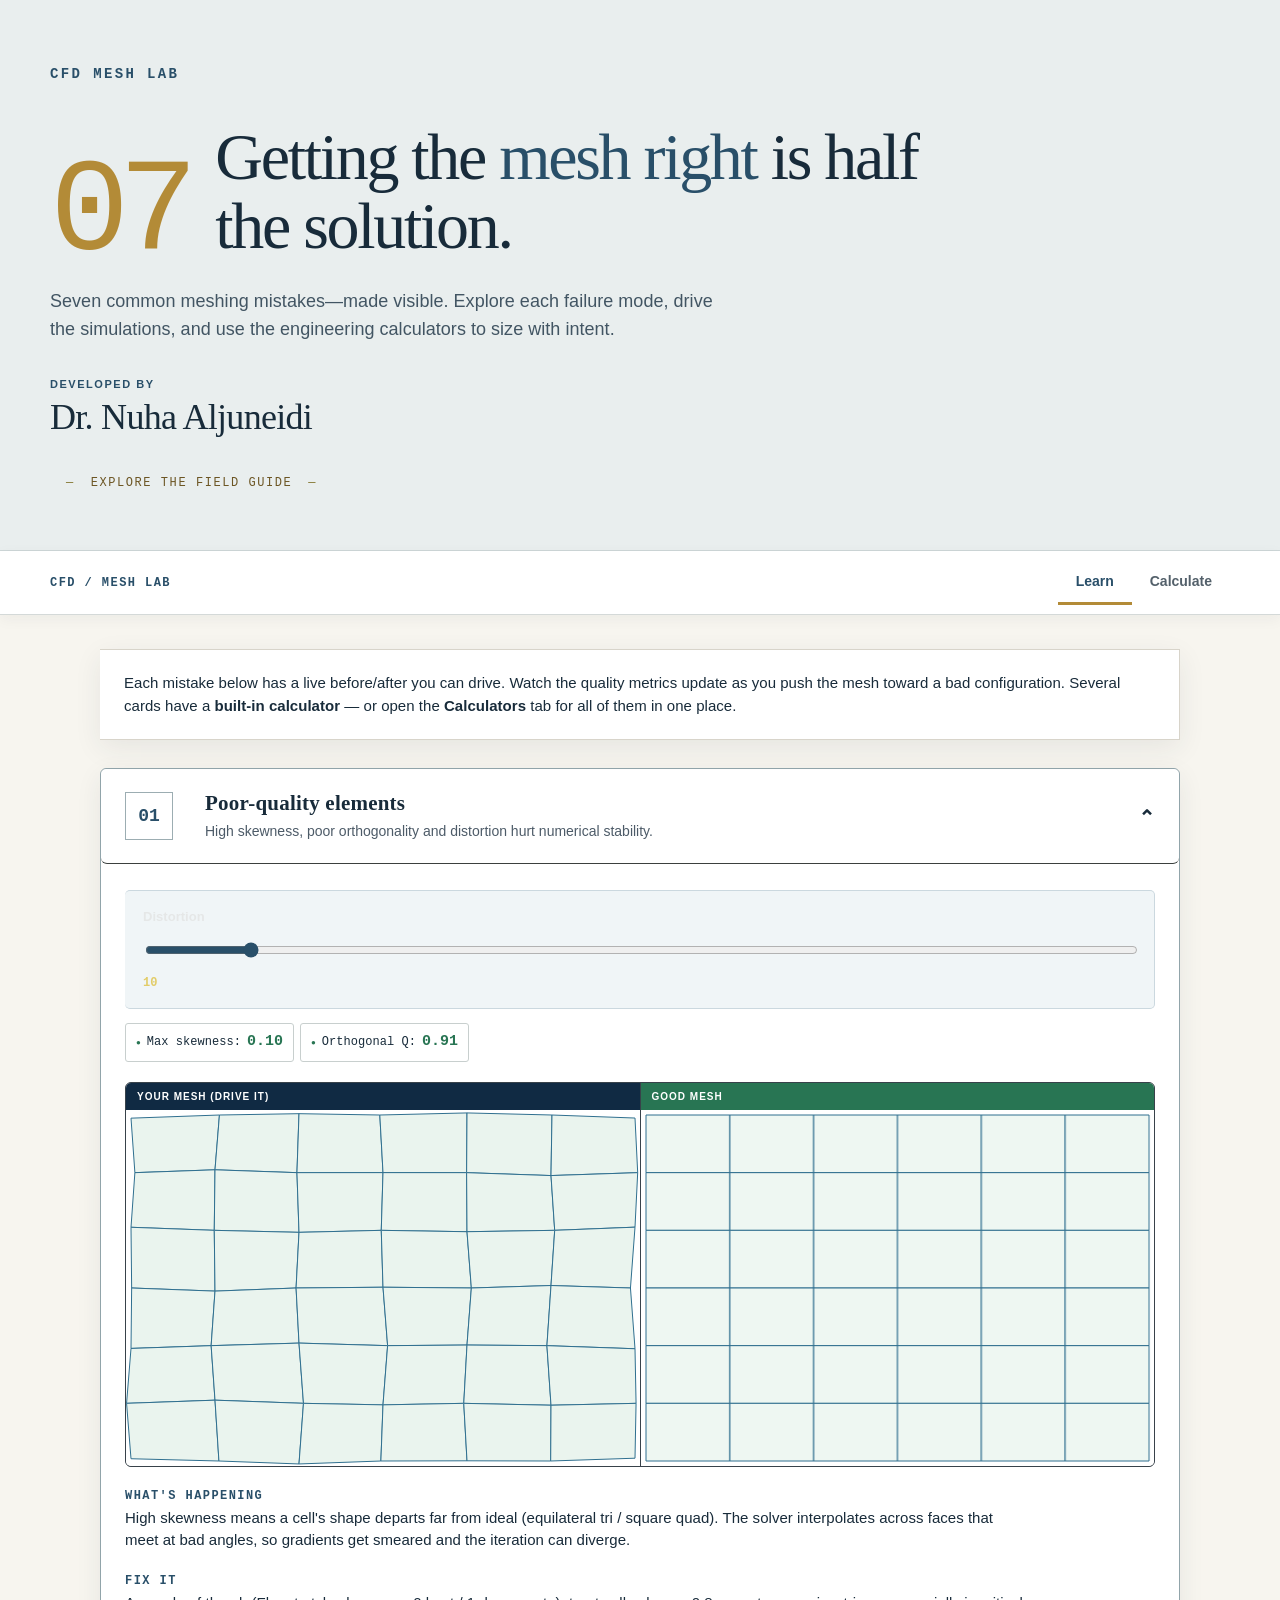
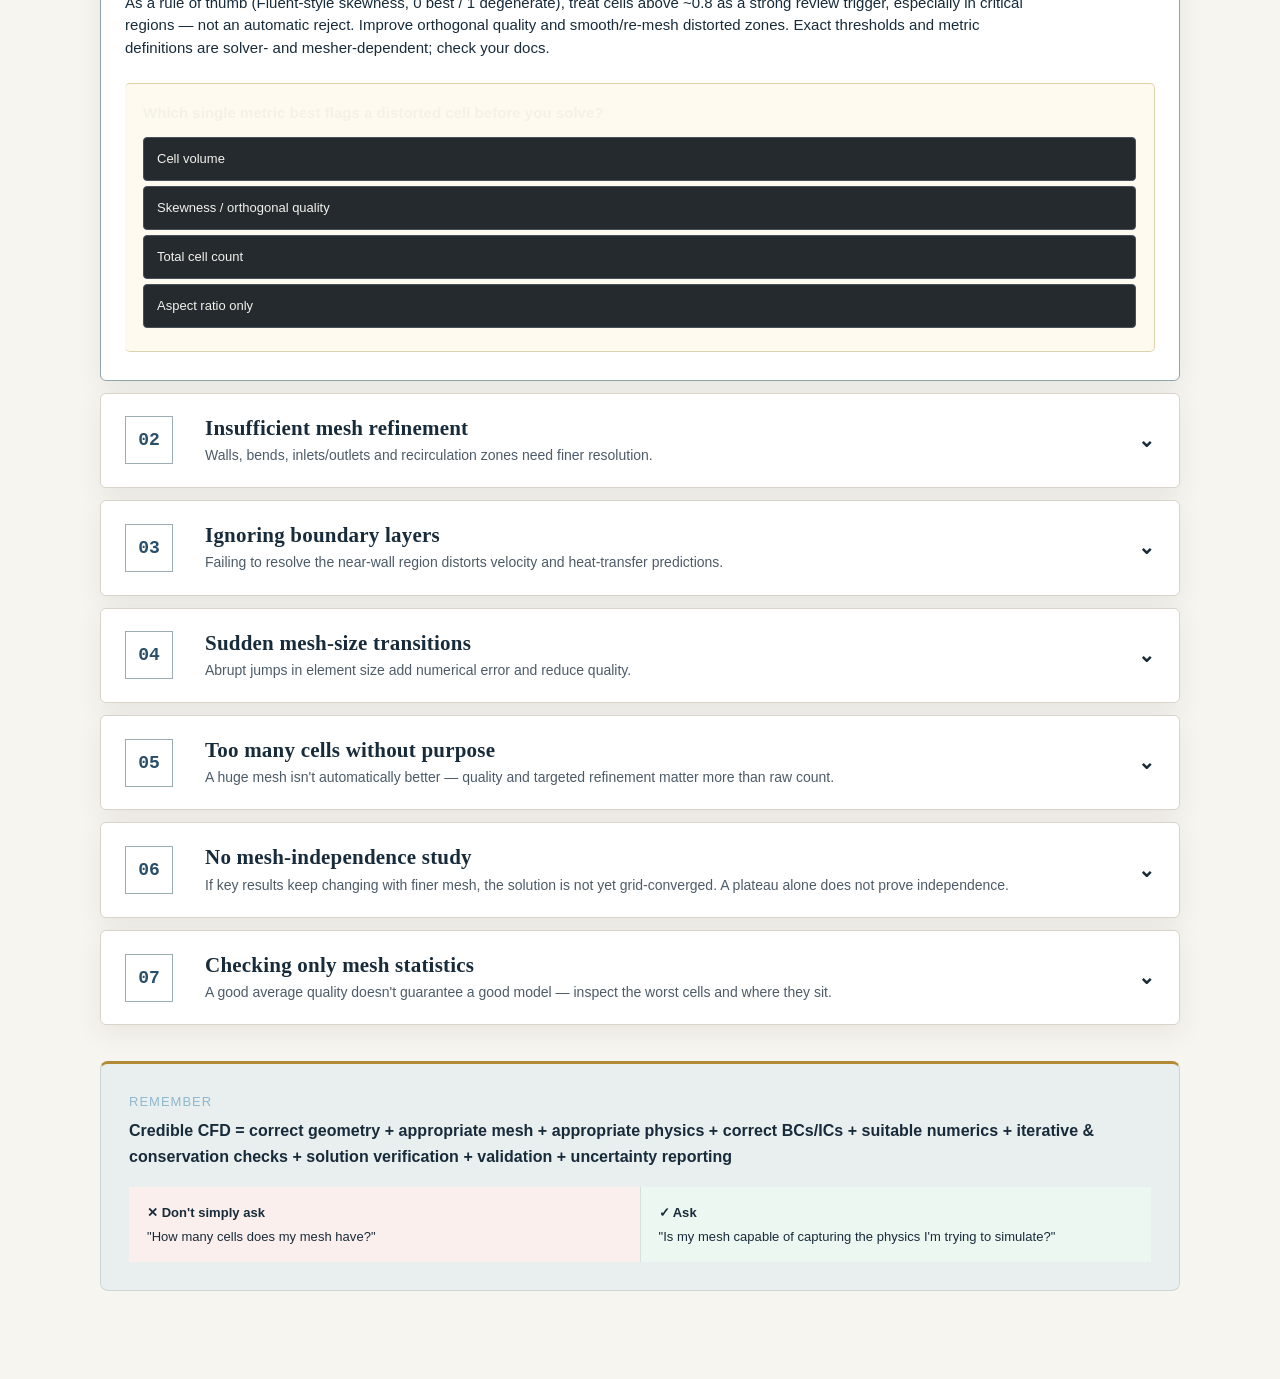
<file: mistakes/lesson.html>
<!DOCTYPE html>
<html lang="en">
<head>
<meta charset="UTF-8">
<meta name="viewport" content="width=device-width, initial-scale=1.0">
<title>7 CFD Meshing Mistakes — Interactive</title>
<style>
  :root{
    --ink:#0b1f33; --ink2:#20465f; --paper:#eef2f4; --card:#ffffff;
    --bad:#c0392b; --good:#1f8a4c; --accent:#f2b705; --line:#c9d4da;
    --steel:#2f6f8f; --mono:'SFMono-Regular',Consolas,'Liberation Mono',monospace;
  }
  *{box-sizing:border-box}
  body{margin:0;background:var(--paper);color:var(--ink);
    font-family:-apple-system,BlinkMacSystemFont,'Segoe UI',Roboto,Helvetica,Arial,sans-serif;
    line-height:1.5;-webkit-font-smoothing:antialiased}
  header.top{background:linear-gradient(140deg,#08182a 0%,#123c5a 60%,#1c5f83 100%);
    color:#fff;padding:34px 22px 30px;position:relative;overflow:hidden}
  header.top .num{font-size:clamp(56px,11vw,120px);font-weight:900;line-height:.85;
    color:var(--accent);letter-spacing:-3px}
  header.top h1{margin:.1em 0 .1em;font-size:clamp(22px,4.4vw,42px);font-weight:900;
    text-transform:uppercase;letter-spacing:1px}
  header.top p.sub{margin:0;max-width:620px;color:#cfe0ea;font-size:15px}
  header.top .tag{display:inline-block;margin-top:14px;background:var(--bad);color:#fff;
    font-weight:700;font-size:13px;padding:6px 12px;border-radius:4px;
    transform:rotate(-1.5deg)}
  .wrap{max-width:1080px;margin:0 auto;padding:22px 16px 60px}
  .intro{background:var(--card);border:1px solid var(--line);padding:14px 18px;
    border-radius:6px;margin:22px 0;font-size:15px}
  .grid{display:grid;gap:18px}
  .card{background:var(--card);border-radius:10px;overflow:hidden;
    box-shadow:0 1px 3px rgba(11,31,51,.12);border:1px solid var(--line)}
  .card>.head{display:flex;align-items:center;gap:14px;padding:16px 18px;cursor:pointer;
    user-select:none}
  .card>.head .idx{flex:0 0 auto;width:46px;height:46px;border-radius:8px;
    display:grid;place-items:center;font-weight:900;font-size:22px;color:#fff}
  .card>.head h2{margin:0;font-size:17px;font-weight:800;text-transform:uppercase;
    letter-spacing:.3px}
  .card>.head .desc{margin:2px 0 0;font-size:13px;color:var(--ink2);font-weight:400;
    text-transform:none;letter-spacing:0}
  .card>.head .chev{margin-left:auto;flex:0 0 auto;transition:transform .25s;color:var(--ink2)}
  .card.open>.head .chev{transform:rotate(180deg)}
  .body{display:none;padding:0 18px 20px;border-top:1px solid var(--line)}
  .card.open .body{display:block}
  .demo{display:grid;grid-template-columns:1fr 1fr;gap:14px;margin:16px 0}
  .panel{border:1px solid var(--line);border-radius:8px;overflow:hidden;background:#fafcfd}
  .panel .lbl{font-size:12px;font-weight:800;letter-spacing:.5px;color:#fff;
    padding:6px 10px;text-transform:uppercase}
  .panel.bad .lbl{background:var(--bad)}
  .panel.good .lbl{background:var(--good)}
  canvas{display:block;width:100%;height:auto;background:#fff}
  .controls{display:flex;flex-wrap:wrap;gap:14px;align-items:center;
    background:#f1f6f9;border:1px solid var(--line);border-radius:8px;padding:12px 14px;
    margin:6px 0 14px}
  .controls label{font-size:13px;font-weight:600;display:flex;flex-direction:column;gap:4px;
    flex:1 1 150px}
  .controls input[type=range]{width:100%;accent-color:var(--steel)}
  .controls .val{font-family:var(--mono);font-size:12px;color:var(--steel)}
  .metric{display:inline-flex;align-items:baseline;gap:6px;font-family:var(--mono);
    font-size:13px;background:#fff;border:1px solid var(--line);border-radius:6px;
    padding:5px 10px}
  .metric b{font-size:15px}
  .metric.ok b{color:var(--good)} .metric.warn b{color:var(--accent)}
  .metric.err b{color:var(--bad)}
  .metricrow{display:flex;flex-wrap:wrap;gap:8px;margin:4px 0 8px}
  .why{font-size:14px;color:var(--ink)}
  .why h4{margin:14px 0 4px;font-size:13px;text-transform:uppercase;letter-spacing:.5px;
    color:var(--steel)}
  .quiz{background:#fff8e1;border:1px solid #f0d98a;border-radius:8px;padding:12px 14px;
    margin-top:14px;font-size:14px}
  .quiz .q{font-weight:700;margin-bottom:8px}
  .quiz button{display:block;width:100%;text-align:left;margin:5px 0;padding:9px 12px;
    border:1px solid var(--line);background:#fff;border-radius:6px;cursor:pointer;
    font-size:13px;transition:.15s}
  .quiz button:hover{border-color:var(--steel)}
  .quiz button.right{background:#e4f4ea;border-color:var(--good);font-weight:600}
  .quiz button.wrong{background:#fbe6e3;border-color:var(--bad)}
  .quiz .fb{margin-top:8px;font-size:13px;display:none}
  footer.rem{background:var(--ink);color:#fff;border-radius:10px;padding:22px 24px;
    margin-top:30px;text-align:center}
  footer.rem .eq{font-size:15px;font-weight:700;margin-top:6px}
  footer.rem .eq .g{color:#6ee7a0}.footer.rem .eq .y{color:var(--accent)}
  .ask{display:grid;grid-template-columns:1fr 1fr;gap:14px;margin-top:18px}
  .ask div{border-radius:8px;padding:12px 14px;font-size:13px}
  .ask .no{background:#fbe6e3;border:1px solid #e6a99f}
  .ask .yes{background:#e4f4ea;border:1px solid #9fd3b0}
  .ask b{display:block;margin-bottom:4px}

  /* ---- nav + tools hub ---- */
  .nav{position:sticky;top:0;z-index:20;background:rgba(238,242,244,.94);
    backdrop-filter:blur(6px);border-bottom:1px solid var(--line);
    display:flex;gap:6px;padding:8px 16px;overflow-x:auto}
  .nav button{border:1px solid var(--line);background:#fff;border-radius:20px;
    padding:6px 14px;font-size:13px;font-weight:600;cursor:pointer;white-space:nowrap;color:var(--ink2)}
  .nav button.active{background:var(--steel);color:#fff;border-color:var(--steel)}
  .view{display:none} .view.active{display:block}
  .hubhead{margin:24px 0 6px;font-size:22px;font-weight:900;color:var(--ink)}
  .hubsub{margin:0 0 18px;color:var(--ink2);font-size:14px;max-width:640px}
  .tabs{display:flex;gap:6px;flex-wrap:wrap;margin-bottom:16px}
  .tabs button{border:1px solid var(--line);background:#fff;border-radius:6px;
    padding:8px 14px;font-size:13px;font-weight:600;cursor:pointer;color:var(--ink2)}
  .tabs button.active{background:var(--ink);color:#fff;border-color:var(--ink)}
  .tabpane{display:none} .tabpane.active{display:block}

  /* ---- calculator widget ---- */
  .calc{background:var(--card);border:1px solid var(--line);border-radius:10px;
    padding:18px;box-shadow:0 1px 3px rgba(11,31,51,.08)}
  .calc h3{margin:0 0 2px;font-size:16px;font-weight:800}
  .calc .note{font-size:12.5px;color:var(--ink2);margin:0 0 14px}
  .cgrid{display:grid;grid-template-columns:1fr 1fr;gap:12px 16px}
  .field{display:flex;flex-direction:column;gap:4px}
  .field label{font-size:12.5px;font-weight:600;color:var(--ink2)}
  .field input,.field select{padding:8px 9px;border:1px solid var(--line);border-radius:6px;
    font-size:14px;font-family:var(--mono);background:#fff;color:var(--ink)}
  .field input:focus,.field select:focus{outline:2px solid var(--steel);outline-offset:-1px}
  .out{margin-top:16px;border-top:1px solid var(--line);padding-top:14px}
  .out .row{display:flex;justify-content:space-between;gap:10px;padding:5px 0;
    font-size:13.5px;border-bottom:1px dashed #e3e9ec}
  .out .row:last-child{border-bottom:none}
  .out .row .k{color:var(--ink2)}
  .out .row .v{font-family:var(--mono);font-weight:700}
  .out .hero{background:#eef7f2;border:1px solid #b9dcc7;border-radius:8px;
    padding:12px 14px;margin-bottom:12px;font-size:14px}
  .out .hero b{font-family:var(--mono);font-size:19px;color:var(--good);display:block}
  .badge{display:inline-block;padding:2px 9px;border-radius:12px;font-size:11.5px;
    font-weight:700}
  .badge.ok{background:#e4f4ea;color:#146c3a} .badge.warn{background:#fdf3d6;color:#8a6d10}
  .badge.err{background:#fbe6e3;color:#a4271b}
  .unit-toggle{display:inline-flex;border:1px solid var(--line);border-radius:6px;overflow:hidden;margin-left:auto}
  .unit-toggle button{border:none;background:#fff;padding:5px 12px;font-size:12px;
    font-weight:600;cursor:pointer;color:var(--ink2)}
  .unit-toggle button.active{background:var(--steel);color:#fff}
  .calc .toprow{display:flex;align-items:center;gap:10px;margin-bottom:10px}
  .qtable{width:100%;border-collapse:collapse;font-size:13px}
  .qtable th,.qtable td{border:1px solid var(--line);padding:7px 9px;text-align:left}
  .qtable th{background:#f1f6f9;font-weight:700}
  .qtable td.c{font-family:var(--mono);text-align:center}
  .gci-grids{display:grid;grid-template-columns:repeat(3,1fr);gap:10px}
  .inline-calc{margin-top:16px}
  .inline-calc summary{cursor:pointer;font-weight:700;font-size:13.5px;color:var(--steel);
    padding:8px 0}
  /* calc visual */
  .calc-viz{margin-top:14px;border:1px solid var(--line);border-radius:8px;background:#fafcfd;
    overflow:hidden}
  .calc-viz .vlbl{font-size:11px;font-weight:700;letter-spacing:.4px;text-transform:uppercase;
    color:var(--ink2);padding:6px 10px;background:#f1f6f9;border-bottom:1px solid var(--line)}
  .calc-viz canvas{display:block;width:100%;height:auto;background:#fff}
  .split{display:grid;grid-template-columns:1fr 1fr;gap:16px;align-items:start}
  /* QA-added styles */
  .warn-box{background:#fff4e5;border:1px solid #f0c07a;
    border-radius:6px;padding:9px 12px;margin:12px 0;font-size:12.5px;color:#7a4e08}
  .warn-box div{margin:3px 0}
  .assume{font-size:11.5px;color:#5a6b76;margin:12px 0 0;line-height:1.45;
    border-top:1px dashed #d7dfe4;padding-top:8px}
  .badge.neutral{background:#eef2f4;color:#33505f;border:1px solid #cdd8de}
  .hero .subnote{display:block;font-size:11.5px;color:#4a6472;font-family:-apple-system,sans-serif;
    font-weight:400;margin-top:4px;line-height:1.4}
  .hero.heroWarn{background:#fff4e5;border-color:#f0c07a}
  .hero.heroWarn b{color:#b5710c}
  .out .row.wt .v,.out .row.check .v{font-family:-apple-system,sans-serif;font-weight:400;
    font-size:12.5px;text-align:right;max-width:60%}
  .out .row.check{background:#f1f6f9}
  .refs{background:var(--card);border:1px solid var(--line);border-radius:10px;padding:18px;
    margin-top:22px;font-size:13px}
  .refs h3{margin:0 0 8px;font-size:16px}
  .refs h4{margin:14px 0 4px;font-size:13px;color:var(--steel);text-transform:uppercase;letter-spacing:.4px}
  .refs ul{margin:4px 0;padding-left:20px}
  .refs li{margin:4px 0;line-height:1.45}
  .vv{background:#eef4f8;border:1px solid #bcd3e0;border-radius:10px;padding:16px 18px;margin:22px 0;font-size:13.5px}
  .vv h3{margin:0 0 6px;font-size:16px}
  .vv dt{font-weight:700;margin-top:8px}
  .vv dd{margin:2px 0 0 0;color:var(--ink2)}
  @media(max-width:640px){.demo,.ask,.cgrid,.gci-grids,.split{grid-template-columns:1fr}}
</style>
<style id="uupm-redesign">
  :root{
    --ink:#0f172a;--ink2:#475569;--paper:#f8fafc;--card:#fff;
    --bad:#b42318;--good:#047857;--accent:#059669;--line:#d8e0e8;
    --steel:#1e3a5f;--blue:#2563eb;--navy:#071a2f;
    --mono:'Cascadia Code','SFMono-Regular',Consolas,monospace;
    --sans:'Bahnschrift','Aptos','Segoe UI',Arial,sans-serif;
    --shadow:0 14px 40px rgba(15,23,42,.08);
  }
  html{scroll-behavior:smooth;scroll-padding-top:76px}
  body{font-family:var(--sans);font-size:16px;background:
    linear-gradient(90deg,rgba(30,58,95,.035) 1px,transparent 1px),
    linear-gradient(rgba(30,58,95,.035) 1px,transparent 1px),var(--paper);
    background-size:28px 28px;letter-spacing:.002em}
  button,input,select{font:inherit}
  button{min-height:44px}
  :focus-visible{outline:3px solid #1d4ed8!important;outline-offset:3px!important}
  button,input,select,summary{touch-action:manipulation}
  button:disabled{cursor:not-allowed;opacity:.72}
  .skip-link{position:fixed;z-index:100;left:16px;top:12px;padding:10px 14px;
    background:#fff;color:var(--navy);border:2px solid var(--blue);transform:translateY(-160%)}
  .skip-link:focus{transform:none}
  header.top{padding:58px max(22px,calc((100vw - 1180px)/2)) 48px;background:var(--navy);
    border-bottom:6px solid var(--accent);min-height:360px;display:grid;align-content:end}
  header.top:after{content:'';position:absolute;width:44vw;height:44vw;right:-12vw;top:-23vw;
    border:1px solid rgba(96,165,250,.28);border-radius:50%;box-shadow:0 0 0 70px rgba(96,165,250,.04),0 0 0 140px rgba(96,165,250,.025)}
  .hero-kicker{font-family:var(--mono);font-size:12px;letter-spacing:.16em;text-transform:uppercase;
    color:#6ee7b7;margin-bottom:18px;position:relative;z-index:1}
  .hero-line{display:grid;grid-template-columns:auto 1fr;align-items:end;gap:28px;position:relative;z-index:1;max-width:1020px}
  header.top .num{font-family:var(--mono);font-size:clamp(92px,15vw,172px);font-weight:600;
    color:transparent;-webkit-text-stroke:2px #34d399;letter-spacing:-.08em;line-height:.7}
  header.top h1{max-width:760px;font-size:clamp(34px,5vw,68px);line-height:.95;letter-spacing:-.045em;
    text-transform:none;font-weight:700;margin:0}
  header.top p.sub{position:relative;z-index:1;max-width:720px;margin:28px 0 0 132px;font-size:17px;
    line-height:1.65;color:#cbd5e1}
  header.top .tag{position:relative;z-index:1;margin:24px 0 0 132px;background:transparent;color:#fff;
    border:0;padding:5px 0;border-radius:0;transform:none;font-family:var(--mono);font-weight:500}
  .nav{top:0;min-height:64px;padding:9px max(16px,calc((100vw - 1180px)/2));gap:0;
    background:rgba(248,250,252,.97);border-bottom:1px solid #cbd5e1;box-shadow:0 4px 18px rgba(15,23,42,.06)}
  .nav:before{content:'CFD / MESH LAB';align-self:center;margin-right:auto;color:var(--steel);
    font-family:var(--mono);font-size:12px;font-weight:700;letter-spacing:.12em}
  .nav button{border:0;border-bottom:3px solid transparent;background:transparent;border-radius:0;
    padding:8px 18px;color:var(--ink2);font-size:14px}
  .nav button:hover{color:var(--ink);background:#eaf0f5}
  .nav button.active{background:transparent;color:var(--steel);border-color:var(--accent)}
  .wrap{max-width:1180px;padding:34px 20px 88px}
  .intro{margin:0 0 28px;padding:20px 24px 20px 76px;border:1px solid #cbd5e1;border-left:0;
    border-radius:0;background:#fff;box-shadow:var(--shadow);font-size:15px;position:relative}
  .intro:before{content:'START';position:absolute;left:0;top:0;bottom:0;width:52px;background:var(--steel);
    color:#fff;writing-mode:vertical-rl;transform:rotate(180deg);display:grid;place-items:center;
    font:600 11px var(--mono);letter-spacing:.14em}
  .grid{gap:12px;counter-reset:lesson}
  .card{border:1px solid #cbd5e1;border-radius:0;box-shadow:none;transition:border-color .2s,box-shadow .2s;background:rgba(255,255,255,.98)}
  .card:hover{border-color:#94a3b8}
  .card.open{border-color:var(--steel);box-shadow:var(--shadow)}
  .card>.head{width:100%;text-align:left;border:0;background:#fff;color:var(--ink);display:grid;
    grid-template-columns:62px 1fr 32px;align-items:center;gap:18px;padding:18px 22px;cursor:pointer}
  .card>.head:hover{background:#f1f5f9}
  .card.open>.head{background:var(--steel);color:#fff}
  .card>.head .idx{width:48px;height:48px;border:1px solid currentColor!important;border-radius:0!important;
    background:transparent!important;color:var(--steel);font:600 18px var(--mono)}
  .card.open>.head .idx{color:#6ee7b7}
  .card>.head .title{display:block;font-size:18px;line-height:1.2;letter-spacing:-.01em;text-transform:none;font-weight:800}
  .card>.head .desc{font-size:14px;line-height:1.45;color:var(--ink2)}
  .card>.head .desc{display:block;margin-top:4px}
  .card.open>.head .desc{color:#cbd5e1}
  .card>.head .chev{font:600 20px var(--mono);color:inherit;text-align:center}
  .body{padding:6px 24px 28px;border-top:0}
  .controls{border:1px solid #cbd8df;border-radius:5px;background:#edf4ff;padding:16px 18px;margin:20px 0 14px}
  .controls label{font-size:13px;gap:8px}.controls input[type=range]{min-height:28px}
  .metricrow{gap:6px;margin:0 0 18px}
  .metric{border-radius:0;border-color:#cbd5e1;padding:7px 10px;background:#fff;font-size:12px}
  .metric:before{content:'●';font-size:8px}.metric.ok:before{color:var(--good)}.metric.warn:before{color:#a16207}.metric.err:before{color:var(--bad)}
  .demo{gap:1px;background:#cbd5e1;border:1px solid #cbd5e1;margin:20px 0}
  .panel{border:0;border-radius:0}.panel .lbl{padding:9px 12px;font:600 11px var(--mono);letter-spacing:.1em}
  .panel.bad .lbl{background:#7f1d1d}.panel.good .lbl{background:#065f46}
  .why{font-size:15px;max-width:900px}.why h4{font:600 12px var(--mono);letter-spacing:.12em;color:var(--steel);margin-top:22px}
  .quiz{margin-top:24px;border:1px solid #d6b755;border-radius:5px;background:#fffdf2;padding:18px}
  .quiz .q{font-size:15px;margin-bottom:12px}.quiz button{min-height:44px;border-radius:0;padding:10px 13px}
  .quiz button:hover:not(:disabled){background:#eff6ff;border-color:var(--blue)}
  .quiz button.right{background:#dcfce7}.quiz button.wrong{background:#fee2e2}
  .ask{gap:1px;background:#334155}.ask div{border:0!important;border-radius:0;padding:16px 18px}
  footer.rem{border-radius:0;margin-top:36px;background:var(--navy);border-top:5px solid var(--accent);text-align:left;padding:28px}
  footer.rem .eq{font-size:16px;line-height:1.6}
  .hubhead{font-size:clamp(28px,4vw,44px);letter-spacing:-.04em;margin-top:8px}.hubsub{font-size:15px;line-height:1.65;max-width:820px}
  .tabs{border-bottom:1px solid #94a3b8;gap:0;flex-wrap:nowrap;overflow-x:auto;margin-bottom:22px}
  .tabs button{flex:0 0 auto;border:0;border-bottom:3px solid transparent;border-radius:0;background:transparent;min-height:48px;padding:10px 15px}
  .tabs button:hover{background:#eaf0f5}.tabs button.active{background:var(--steel);color:#fff;border-color:var(--accent)}
  .calc,.refs,.vv{border:1px solid #cbd5e1;border-radius:0;box-shadow:var(--shadow);padding:24px}
  .calc h3,.refs h3,.vv h3{font-size:20px;letter-spacing:-.02em}.calc .note{font-size:13px;line-height:1.6;max-width:850px}
  .field{gap:6px}.field label{font-size:13px}.field input,.field select{min-height:44px;border-radius:0;border-color:#94a3b8;background:#fff}
  .field input:hover,.field select:hover{border-color:var(--steel)}
  .out .hero{border:1px solid #b9d7c9;border-radius:5px;padding:16px;background:#ecfdf5}
  .out .row{padding:8px 4px}.badge{border-radius:2px;padding:3px 8px}.unit-toggle{border-radius:0}.unit-toggle button{min-height:40px}
  .warn-box{border-radius:5px;border-width:1px;padding:12px 14px}
  .calc-viz{border-radius:0}.qtable{display:block;max-width:100%;overflow-x:auto;white-space:normal}.qtable th{background:var(--steel);color:#fff}
  .inline-calc summary{min-height:44px;display:flex;align-items:center;border-bottom:1px solid #cbd5e1}
  .refs,.vv{margin-top:18px}.refs h4{font-family:var(--mono)}
  @media(max-width:760px){
    header.top{min-height:0;padding:40px 20px 34px}.hero-line{grid-template-columns:1fr;gap:18px}.hero-line .num{font-size:84px}
    header.top p.sub,header.top .tag{margin-left:0}.nav:before{display:none}.nav{justify-content:center}.nav button{flex:1}
    .wrap{padding:24px 12px 64px}.card>.head{grid-template-columns:44px 1fr 24px;padding:16px 14px;gap:12px}
    .card>.head .idx{width:40px;height:40px}.body{padding:4px 14px 22px}.demo,.ask,.cgrid,.gci-grids,.split{grid-template-columns:1fr}
    .out .row{display:grid;gap:3px}.out .row.wt .v,.out .row.check .v{max-width:none;text-align:left}.calc,.refs,.vv{padding:17px}
  }
  @media(max-width:420px){header.top h1{font-size:35px}.intro{padding-left:68px}.tabs button{padding-inline:12px;font-size:12px}}
  @media(prefers-reduced-motion:reduce){*,*:before,*:after{scroll-behavior:auto!important;transition:none!important;animation:none!important}}
  @media print{.nav,.controls,.quiz,.inline-calc{display:none!important}body{background:#fff}.card{break-inside:avoid}.card .body{display:block!important}}
</style>
<style id="darkhorse-inspired-theme">
  :root{
    color-scheme:dark;
    --ink:#f5f3ec;--ink2:#c8c9c7;--paper:#18222c;--card:#151719;
    --bad:#ef7b72;--good:#70c8a0;--accent:#c8b24f;--line:#39434c;
    --steel:#263847;--blue:#7598bb;--navy:#11171d;
    --mono:'Cascadia Mono','SFMono-Regular',Consolas,monospace;
    --sans:'Montserrat','Avenir Next','Century Gothic','Segoe UI',sans-serif;
    --shadow:0 22px 60px rgba(0,0,0,.28);
  }
  body{background:#18222c;color:var(--ink);font-family:var(--sans);background-image:
    radial-gradient(circle at 1px 1px,rgba(200,178,79,.11) 1px,transparent 1.4px),
    linear-gradient(140deg,rgba(58,87,111,.18),transparent 42%);background-size:24px 24px,100% 100%}
  :focus-visible{outline-color:#e4cf70!important}
  .skip-link{background:#111;color:#fff;border-color:var(--accent)}
  header.top{min-height:660px;padding-top:90px;padding-bottom:86px;background:
    linear-gradient(90deg,rgba(17,23,29,.98) 0%,rgba(28,43,55,.93) 58%,rgba(24,34,44,.84) 100%),
    radial-gradient(circle at 78% 34%,rgba(113,154,190,.35),transparent 32%);border-bottom:1px solid rgba(200,178,79,.5)}
  header.top:before{content:'';position:absolute;inset:0;opacity:.38;background-image:
    linear-gradient(31deg,transparent 49.6%,rgba(113,154,190,.35) 49.8%,rgba(113,154,190,.35) 50%,transparent 50.2%),
    radial-gradient(circle,rgba(113,154,190,.8) 0 4px,transparent 5px);background-size:210px 130px,210px 130px;background-position:55% 20%,55% 20%}
  header.top:after{display:none}
  .hero-kicker{color:#fff;font-size:14px;font-weight:700;letter-spacing:.17em;margin-bottom:72px}
  .hero-kicker:after{content:'VISUAL LEARNING';display:block;color:#c7c9c9;font:400 8px var(--sans);letter-spacing:.25em;margin-top:4px}
  .hero-line{display:block;max-width:720px}.hero-line .num{position:absolute;left:min(72vw,900px);top:150px;
    font-size:220px;color:rgba(200,178,79,.08);-webkit-text-stroke:1px rgba(200,178,79,.2);font-weight:700}
  header.top h1{font-weight:400;font-size:clamp(43px,6vw,76px);line-height:1.13;letter-spacing:-.035em;max-width:750px}
  header.top h1 em{color:var(--accent);font-style:normal}
  header.top p.sub{margin:28px 0 0;max-width:680px;color:#e5e7e7;font-size:19px;line-height:1.55}
  .author-signature{position:relative;z-index:1;margin:34px 0 0;color:#fff;font-size:clamp(24px,3vw,36px);font-weight:600;line-height:1.15;letter-spacing:-.02em}
  .author-signature span{display:block;margin-bottom:7px;color:var(--accent);font:600 11px var(--mono);letter-spacing:.14em;text-transform:uppercase}
  header.top .tag{margin:36px 0 0;border:0;padding:0;color:var(--accent);font-size:12px;letter-spacing:.13em;text-transform:uppercase}
  header.top .tag:before,header.top .tag:after{content:'—';margin:0 16px;color:#82762f}
  .nav{background:rgba(16,20,24,.97);border-color:#31383e;box-shadow:0 8px 22px rgba(0,0,0,.2)}
  .nav:before{color:#fff}.nav button{color:#c6c6c1}.nav button:hover{color:#fff;background:#22282e}
  .nav button.active{color:#e5d06e;border-color:var(--accent)}
  .wrap{max-width:1120px}
  .intro{background:#151719;color:#d7d8d5;border-color:#343b40;box-shadow:var(--shadow)}
  .intro:before{background:#242b31;color:#d9c568}
  .card{background:#151719;border-color:#30383e;box-shadow:0 10px 30px rgba(0,0,0,.14);border-radius:8px}
  .card:hover{border-color:#6f6532;transform:translateY(-1px)}
  .card.open{border-color:#6f6532;box-shadow:var(--shadow)}
  .card>.head{background:#151719;color:#f5f3ec;border-radius:8px;padding:22px 24px}
  .card>.head:hover{background:#1b1f22}.card.open>.head{background:#151719;color:#fff;border-bottom:1px solid #3b403e;border-radius:8px 8px 0 0}
  .card>.head .idx{color:var(--accent);border-color:#75692f!important}.card.open>.head .idx{color:#e4cf70}
  .card>.head .title{font-weight:600;letter-spacing:.01em}.card>.head .desc,.card.open>.head .desc{color:#aaaead}
  .body{background:#151719;border-radius:0 0 8px 8px}
  .controls{background:#20282f;border-color:#c8b24f}.controls label{color:#e5e7e7}.controls .val{color:#e2cc68}
  input[type=range]{accent-color:#c8b24f}
  .metric{background:#20252a;border-color:#3d464d;color:#e8e8e4;border-radius:3px}
  .demo{background:#38424a;border-color:#38424a;border-radius:6px;overflow:hidden}.panel{background:#101214}.panel .lbl{background:#22292e!important}
  .panel.bad .lbl{color:#ffaaa3}.panel.good .lbl{color:#8fe0b8}
  .why{color:#dedfdb}.why h4{color:#d7c25f}
  .quiz{background:#1d2020;border-color:#766a30;color:#f4f1e7;border-radius:6px}.quiz button{background:#252a2e;color:#f2f2ed;border-color:#46515a;border-radius:4px}
  .quiz button:hover:not(:disabled){background:#303940;border-color:#c8b24f}.quiz button.right{background:#18392b;color:#c8f5dd}.quiz button.wrong{background:#472422;color:#ffd0cb}
  footer.rem{background:#101214;border-color:#c8b24f;border-radius:8px}.ask{background:#3b3c38}.ask .no{background:#351f1e}.ask .yes{background:#183329}
  .hubhead{color:#fff;font-weight:500}.hubsub{color:#c6c9c9}
  .tabs{border-color:#4b5050}.tabs button{color:#bbbdb9}.tabs button:hover{background:#242a2e;color:#fff}.tabs button.active{background:#c8b24f;color:#121416;border-color:#c8b24f}
  .calc,.refs,.vv{background:#151719;color:#ecece7;border-color:#343c42;border-radius:8px;box-shadow:var(--shadow)}
  .calc .note,.refs .note,.assume,.vv dd{color:#b8bcbb}.field label{color:#c8cbc9}
  .field input,.field select{background:#20262b;color:#f5f5f0;border-color:#505b63;border-radius:4px}
  .field input:hover,.field select:hover{border-color:#c8b24f}.field input:focus,.field select:focus{outline-color:#e4cf70}
  .out{border-color:#3d454a}.out .row{border-color:#343b40}.out .row .k{color:#b9bdba}.out .row .v{color:#f4f0df}
  .out .hero{background:#22271f;border-color:#c8b24f;color:#f5f3ec;border-radius:5px}.out .hero b{color:#dfca67}
  .hero .subnote{color:#bdc0bc}.badge.neutral{background:#2a3034;color:#d3d5d2;border-color:#4b5358}.badge.warn{background:#473d18;color:#f4de79}.badge.ok{background:#173b2b;color:#a6e6c3}.badge.err{background:#4b2421;color:#ffc0ba}
  .warn-box{background:#322c18;border-color:#8f7e34;color:#f0d978}.calc-viz{border-color:#3a4248;background:#101214}.calc-viz .vlbl{background:#20262a;color:#c9c9c4;border-color:#3a4248}
  .qtable th{background:#242b30;color:#e1cc6a}.qtable td{border-color:#3f484f}.refs h4{color:#d6c15d}.vv{background:#1b2228}
  .unit-toggle{border-color:#525a60}.unit-toggle button{background:#20262b;color:#ccc}.unit-toggle button.active{background:#c8b24f;color:#131516}
  .inline-calc summary{color:#ddc965;border-color:#41484d}
  @media(max-width:760px){header.top{min-height:560px;padding-top:52px}.hero-kicker{margin-bottom:48px}.hero-line .num{right:12px;left:auto;top:120px;font-size:128px}header.top h1{font-size:43px}}
</style>
<style id="light-academic-theme">
  :root{color-scheme:light;--ink:#18212b;--ink2:#4d5b68;--paper:#f7f5ef;--card:#fff;--bad:#a33a32;--good:#286b53;--accent:#a67c28;--line:#d8d4ca;--steel:#294f69;--blue:#416f8e;--navy:#eef2f2;--shadow:0 8px 26px rgba(35,48,58,.08);--sans:'Atkinson Hyperlegible','Segoe UI',Arial,sans-serif;--serif:'Crimson Pro',Georgia,serif}
  body{background:var(--paper);color:var(--ink);font-family:var(--sans);background-image:none}header.top{min-height:420px;padding-top:64px;padding-bottom:58px;background:#e9eeee;color:var(--ink);border-bottom:1px solid #cdd6d7}header.top:before,header.top:after{display:none}.hero-kicker{color:var(--steel);margin-bottom:38px}.hero-kicker:after{display:none}.hero-line{display:grid;grid-template-columns:auto 1fr;max-width:940px}.hero-line .num{position:static!important;color:#b38b37!important;-webkit-text-stroke:0!important;font-size:clamp(76px,12vw,132px)!important;font-weight:500!important}header.top h1{font-family:var(--serif);font-size:clamp(40px,5.5vw,66px);font-weight:500;line-height:1.04;color:var(--ink)}header.top h1 em{color:var(--steel)}header.top p.sub{margin-left:0;color:#425563;font-size:18px}.author-signature{color:var(--ink);font-family:var(--serif);font-weight:500}.author-signature span{color:var(--steel);font-family:var(--sans)}header.top .tag{color:#6c5523;margin-left:0;border-left:0}.nav{background:rgba(255,255,255,.97);border-color:#d4d9d8;box-shadow:0 4px 14px rgba(30,45,55,.05)}.nav:before{color:var(--steel)}.nav button{color:#53606a}.nav button:hover{color:var(--ink);background:#edf1f1}.nav button.active{color:var(--steel);border-color:#b38b37}
  .intro,.card,.calc,.refs,.vv{background:#fff;color:var(--ink);border-color:#d8d4ca;box-shadow:var(--shadow)}.intro{padding:22px 24px}.intro:before{display:none}.card{border-radius:6px}.card:hover{border-color:#9eaaa9;transform:none}.card.open{border-color:#91a4aa}.card>.head,.card.open>.head{background:#fff;color:var(--ink);border-radius:6px}.card>.head:hover{background:#f4f6f5}.card>.head .idx,.card.open>.head .idx{color:var(--steel);border-color:#9cadb2!important}.card>.head .title{font-family:var(--serif);font-size:21px;font-weight:600}.card>.head .desc,.card.open>.head .desc{color:var(--ink2)}.body{background:#fff}.controls,.quiz,.out .hero,.warn-box{border-left:0!important;border-radius:5px}.controls{border:1px solid #cbd8df;background:#f0f5f7}.quiz{border:1px solid #dfd2ab;background:#fffaf0}.out .hero{border:1px solid #b9d7c9;background:#f0f8f4;color:var(--ink)}.warn-box{border:1px solid #e1c99e;background:#fff8eb;color:#694e20}.metric,.field input,.field select{background:#fff;color:var(--ink);border-color:#c8cfce}.panel{background:#f7f7f4}.why{color:var(--ink)}.why h4,.refs h4{color:var(--steel)}.tabs{border-color:#c9cfce}.tabs button{color:#58636a}.tabs button:hover{background:#edf1f1;color:var(--ink)}.tabs button.active{background:var(--steel);color:#fff;border-color:#b38b37}footer.rem{background:#e9eeee;color:var(--ink);border:1px solid #cdd6d7;border-top:3px solid #b38b37}.ask{background:#d7dfdf}.ask .no{background:#fbefed}.ask .yes{background:#edf7f1}.lesson-nav a{background:#fff;color:var(--steel);border-color:#cbd2d1}.lesson-nav a:hover{background:#edf1f1;border-color:#8fa1a4}.lesson-nav .all{color:var(--ink)}.lesson-position{color:#64727a}
</style>
<style id="single-lesson-layout">
  body.single-lesson .nav{display:none}
  body.single-lesson header.top{min-height:470px;padding-top:64px;padding-bottom:64px}
  body.single-lesson .hero-kicker{margin-bottom:48px}
  body.single-lesson .hero-line .num{font-size:170px;top:105px}
  body.single-lesson .intro{margin-bottom:18px}
  body.single-lesson .card.lesson-hidden{display:none}
  .lesson-nav{display:grid;grid-template-columns:1fr auto 1fr;align-items:center;gap:12px;margin:0 0 22px}
  .lesson-nav a{min-height:48px;display:flex;align-items:center;padding:10px 14px;border:1px solid #4c555b;
    border-radius:4px;color:#e6d26f;text-decoration:none;background:#151719;font-size:13px}
  .lesson-nav a:hover{border-color:#c8b24f;background:#22282d}
  .lesson-nav .next{justify-content:flex-end;text-align:right}.lesson-nav .all{justify-content:center;color:#f1f1ec}
  .lesson-position{text-align:center;color:#c1c3c0;font:500 12px var(--mono);letter-spacing:.1em;text-transform:uppercase;margin:0 0 16px}
  @media(max-width:640px){.lesson-nav{grid-template-columns:1fr 1fr}.lesson-nav .all{grid-column:1/-1;grid-row:2}.lesson-nav a{font-size:12px}}
</style>
<style id="single-lesson-light-fix">body.single-lesson .lesson-nav a{background:#fff;color:#294f69;border-color:#cbd2d1}body.single-lesson .lesson-nav a:hover{background:#edf1f1;border-color:#8fa1a4}body.single-lesson .lesson-nav .all{color:#18212b}body.single-lesson .lesson-position{color:#64727a}</style>
<link rel="stylesheet" href="lesson-theme.css">
<style id="lesson-six-refinement-animation">
  .refinement-demo{flex:0 0 auto;align-self:end;min-height:44px;padding:10px 16px;border:1px solid #294f69;background:#294f69;color:#fff;border-radius:4px;font-weight:700;cursor:pointer}
  .refinement-demo:hover:not(:disabled){background:#1f4057}
  .refinement-demo:disabled{cursor:wait;opacity:.78}
  .refinement-demo:focus-visible{outline:3px solid #a67c28;outline-offset:3px}
  #lesson-body-5.demo-running .demo{box-shadow:0 0 0 3px rgba(166,124,40,.18);transition:box-shadow .25s ease}
  @media(max-width:640px){.refinement-demo{width:100%}}
  @media(prefers-reduced-motion:reduce){#lesson-body-5.demo-running .demo{transition:none}}
</style>
</head>
<body>
<a class="skip-link" href="#main-content">Skip to main content</a>
<header class="top">
  <div class="hero-kicker">CFD Mesh Lab</div>
  <div class="hero-line"><div class="num" aria-hidden="true">07</div><h1>Getting the <em>mesh right</em> is half the solution.</h1></div>
  <p class="sub">Seven common meshing mistakes—made visible. Explore each failure mode, drive the simulations, and use the engineering calculators to size with intent.</p>
  <p class="author-signature"><span>Developed by</span>Dr. Nuha Aljuneidi</p>
  <span class="tag">Explore the field guide</span>
</header>

<nav class="nav" id="nav" aria-label="Primary" role="tablist">
  <button data-view="mistakes" class="active" role="tab" aria-selected="true" aria-controls="view-mistakes">Learn</button>
  <button data-view="tools" role="tab" aria-selected="false" aria-controls="view-tools" tabindex="-1">Calculate</button>
</nav>

<main class="wrap" id="main-content" tabindex="-1">
 <section class="view active" id="view-mistakes" role="tabpanel">
  <div class="intro">Each mistake below has a live before/after you can drive. Watch the quality
  metrics update as you push the mesh toward a bad configuration. Several cards have a
  <b>built-in calculator</b> — or open the <b>Calculators</b> tab for all of them in one place.</div>
  <div class="grid" id="grid"></div>

  <footer class="rem">
    <div style="font-size:13px;letter-spacing:1px;text-transform:uppercase;color:#8fb8ce">Remember</div>
    <div class="eq">Credible CFD = correct geometry + appropriate mesh + appropriate physics + correct BCs/ICs + suitable numerics + iterative &amp; conservation checks + solution verification + validation + uncertainty reporting</div>
    <div class="ask">
      <div class="no"><b>✕ Don't simply ask</b>"How many cells does my mesh have?"</div>
      <div class="yes"><b>✓ Ask</b>"Is my mesh capable of capturing the physics I'm trying to simulate?"</div>
    </div>
  </footer>
 </section>

 <section class="view" id="view-tools" role="tabpanel">
  <div class="hubhead">Meshing calculators</div>
  <p class="hubsub">First-cell height (external &amp; pipe), inflation layers, grid-convergence (GCI)
  and quality rules of thumb. Every result is a <b>correlation-based estimate for initial mesh sizing</b>
  and <b>requires confirmation after solving</b>. Values depend on the solver, wall treatment and flow.</p>
   <div class="tabs" id="tabs" role="tablist" aria-label="Calculator selection">
     <button data-tab="yplus" class="active" role="tab" aria-selected="true" aria-controls="tab-yplus">y⁺ · flat plate</button>
     <button data-tab="pipe" role="tab" aria-selected="false" aria-controls="tab-pipe" tabindex="-1">y⁺ · pipe flow</button>
     <button data-tab="infl" role="tab" aria-selected="false" aria-controls="tab-infl" tabindex="-1">Inflation stack</button>
     <button data-tab="gci" role="tab" aria-selected="false" aria-controls="tab-gci" tabindex="-1">GCI verification</button>
     <button data-tab="qual" role="tab" aria-selected="false" aria-controls="tab-qual" tabindex="-1">Quality limits</button>
  </div>
  <div class="tabpane active" id="tab-yplus"></div>
  <div class="tabpane" id="tab-pipe"></div>
  <div class="tabpane" id="tab-infl"></div>
  <div class="tabpane" id="tab-gci"></div>
  <div class="tabpane" id="tab-qual"></div>

  <div class="vv">
    <h3>Verification vs. validation — what these tools do and don't do</h3>
    <dl>
      <dt>Code verification</dt><dd>Confirming the governing equations are implemented correctly (method of manufactured solutions, order-of-accuracy tests). Not addressed by these calculators.</dd>
      <dt>Solution verification</dt><dd>Estimating numerical error in a given solution — iterative error and discretization error. <b>The GCI calculator is solution verification.</b> It estimates sensitivity and uncertainty associated with spatial discretization under the assumptions of the method; it does not prove the answer is physically correct.</dd>
      <dt>Validation</dt><dd>Comparing simulation results against suitable experimental, analytical or benchmark evidence for the intended application. None of these calculators perform validation.</dd>
    </dl>
    <p class="assume" style="border:none;padding-top:6px">Credible CFD requires all of: correct geometry; an appropriate mesh; appropriate physical models; correct boundary and initial conditions; suitable numerical methods; iterative and conservation checks; solution verification; validation against trustworthy evidence; and uncertainty reporting. A converged grid-independence plot alone does not establish any of the others. Iterative error should be small compared with the estimated discretization error before a GCI result is meaningful.</p>
  </div>

  <div class="refs">
    <h3>Scientific basis, assumptions & references</h3>
    <p class="note">Each equation below is stated with its coefficient definitions, required SI units, assumptions and validity range in the relevant calculator. Users should confirm every correlation against the documentation for their own solver and mesher.</p>
    <h4>Grid convergence (solution verification)</h4>
    <ul><li>Celik, I. B., Ghia, U., Roache, P. J., Freitas, C. J., Coleman, H., Raad, P. E. (2008). “Procedure for Estimation and Reporting of Uncertainty Due to Discretization in CFD Applications.” <i>Journal of Fluids Engineering</i>, 130(7). The three-grid apparent-order, Richardson-extrapolation and GCI procedure implemented here follows this paper (safety factor F<sub>s</sub>=1.25).</li>
      <li>Roache, P. J. (1994). “Perspective: A Method for Uniform Reporting of Grid Refinement Studies.” <i>Journal of Fluids Engineering</i>, 116(3).</li></ul>
    <h4>External flat-plate skin friction (local)</h4>
    <ul><li>Laminar (Blasius): C<sub>f,x</sub> = 0.664·Re<sub>x</sub><sup>−1/2</sup>. Turbulent (Prandtl–Schlichting 1/5-power): C<sub>f,x</sub> ≈ 0.0592·Re<sub>x</sub><sup>−1/5</sup>. Schlichting &amp; Gersten, <i>Boundary-Layer Theory</i>; White, <i>Viscous Fluid Flow</i>. Average forms (1.328·Re<sub>L</sub><sup>−1/2</sup>; 0.074·Re<sub>L</sub><sup>−1/5</sup>) are offered as a separate, consistent mode.</li>
      <li>Flat-plate transition Reynolds number is not universal (commonly cited ~1.5×10⁵–10⁷ depending on freestream turbulence, roughness, pressure gradient, heat transfer).</li></ul>
    <h4>Internal pipe friction</h4>
    <ul><li>Laminar Darcy: f<sub>D</sub> = 64/Re<sub>D</sub>. Turbulent smooth (Blasius): f<sub>D</sub> = 0.3164·Re<sub>D</sub><sup>−1/4</sup>, valid ~4×10³ ≤ Re<sub>D</sub> ≲ 10⁵. Darcy vs. Fanning: f<sub>D</sub> = 4·f<sub>F</sub>; wall shear τ<sub>w</sub> = f<sub>D</sub>·ρU²/8 = ½·f<sub>F</sub>·ρU². Transitional band ~2300–4000 carries large uncertainty. See Moody (1944); White, <i>Fluid Mechanics</i>; Munson et al., <i>Fundamentals of Fluid Mechanics</i>.</li></ul>
    <h4>y⁺ and wall treatment</h4>
    <ul><li>y⁺ = ρ·u<sub>τ</sub>·y/μ, u<sub>τ</sub> = √(τ<sub>w</sub>/ρ). Wall-resolved (y⁺≈1) and wall-function (~30–300) ranges are model- and solver-dependent; consult your turbulence-model and solver documentation (e.g. ANSYS Fluent / CFX Theory &amp; User Guides, OpenFOAM turbulence-model docs) rather than treating any single range as universal.</li></ul>
    <h4>Mesh-quality metrics</h4>
    <ul><li>Skewness, orthogonal quality and aspect-ratio definitions and thresholds are tool-specific. Values shown are educational rules of thumb; confirm against the official documentation for the solver and mesher in use (e.g. ANSYS Meshing / Fluent quality metric definitions).</li></ul>
    <p class="assume" style="border:none">This page is an educational aid. It has not been certified for a specific engineering application. Confirm all correlations, thresholds and results against authoritative documentation and your own solved solutions.</p>
  </div>
 </section>
</main>

<script>
const C = {steel:'#2f6f8f',bad:'#c0392b',good:'#1f8a4c',ink:'#0b1f33',accent:'#f2b705',
  line:'#b9c6cd', wall:'#123c5a'};

// palette for the index badges (matches infographic vibe)
const IDXCOL=['#1c5f83','#127f83','#2f8f4c','#e07b1b','#7c3aed','#0e6ba8','#374151'];

// ---- helpers ----
function fit(canvas){const dpr=devicePixelRatio||1;const w=canvas.clientWidth||360;
  const h=canvas.height/canvas.width*w||w*0.7; canvas.width=w*dpr; canvas.height=h*dpr;
  const ctx=canvas.getContext('2d');ctx.scale(dpr,dpr);ctx.__w=w;ctx.__h=h;return ctx;}
function line(ctx,a,b,col,lw){ctx.strokeStyle=col||C.line;ctx.lineWidth=lw||1;
  ctx.beginPath();ctx.moveTo(a[0],a[1]);ctx.lineTo(b[0],b[1]);ctx.stroke();}
function poly(ctx,pts,stroke,fill,lw){ctx.beginPath();pts.forEach((p,i)=>i?ctx.lineTo(p[0],p[1]):ctx.moveTo(p[0],p[1]));
  ctx.closePath();if(fill){ctx.fillStyle=fill;ctx.fill();}if(stroke){ctx.strokeStyle=stroke;ctx.lineWidth=lw||1;ctx.stroke();}}

// ===================== CALCULATOR VISUALS =====================
// small helper: fresh sized ctx for a calc canvas
function cctx(canvas,aspect){const dpr=devicePixelRatio||1;const w=canvas.clientWidth||360;
  const h=w*aspect;canvas.width=w*dpr;canvas.height=h*dpr;const x=canvas.getContext('2d');
  x.scale(dpr,dpr);x.__w=w;x.__h=h;x.clearRect(0,0,w,h);return x;}

// y+ visual: near-wall cell drawn to scale against the boundary-layer velocity profile
function vizYplus(canvas,r){
  const x=cctx(canvas,0.62),w=x.__w,h=x.__h;
  const wallY=h-22, top=14, left=44, right=w-14;
  // axis: wall at bottom
  x.fillStyle=C.wall;x.fillRect(left,wallY,right-left,6);
  x.fillStyle='#123c5a';x.font='11px sans-serif';x.fillText('WALL',left,h-6);
  x.save();x.translate(12,(top+wallY)/2);x.rotate(-Math.PI/2);
  x.fillStyle='#20465f';x.textAlign='center';x.fillText('distance from wall',0,0);x.restore();
  x.textAlign='left';
  // velocity profile u+ = f(y+) log-law-ish, mapped to box
  x.strokeStyle=C.steel;x.lineWidth=2;x.beginPath();
  for(let py=wallY;py>top;py-=2){const frac=(wallY-py)/(wallY-top);
    const u=Math.pow(frac,0.35);const px=left+u*(right-left-10);
    py===wallY?x.moveTo(px,py):x.lineTo(px,py);}
  x.stroke();
  x.fillStyle=C.steel;x.font='10px sans-serif';x.fillText('u(y)',right-30,top+10);
  // the first cell: height proportional to y+ within the profile (viscous sublayer ~ y+<5)
  // map y+ to a visible band: sublayer (y+ up to ~5) fills lower ~30% of box
  const yp=r.yplusShown;
  const cellFrac=Math.min(0.9, Math.log10(Math.max(1,yp)+1)/Math.log10(300)); // 0..~1 over y+ 0..300
  const cellTop=wallY-6-Math.max(6,cellFrac*(wallY-top-6));
  // sublayer / log-law shading
  const subTop=wallY-6-0.16*(wallY-top-6);   // ~ y+<5 region marker
  x.fillStyle='rgba(31,138,76,.08)';x.fillRect(left,subTop,right-left,wallY-6-subTop);
  x.fillStyle='#146c3a';x.font='9px sans-serif';x.fillText('viscous sublayer (y⁺<5)',left+4,subTop-3);
  // first cell rectangle
  const cellCol = yp<=5?'#1f8a4c': yp<=30?'#e0a01b': yp<=300?'#2f6f8f':'#c0392b';
  x.fillStyle=cellCol+'22';x.strokeStyle=cellCol;x.lineWidth=1.5;
  x.fillRect(left,cellTop,(right-left)*0.5,wallY-6-cellTop);
  x.strokeRect(left,cellTop,(right-left)*0.5,wallY-6-cellTop);
  // label the first cell
  x.fillStyle=cellCol;x.font='bold 11px sans-serif';
  x.fillText('1st cell  y⁺='+ (yp<10?yp.toFixed(2):yp.toFixed(0)), left+(right-left)*0.5+8, (cellTop+wallY)/2);
  // buffer-zone warning band 5<y+<30
  if(yp>5&&yp<30){x.fillStyle=C.bad;x.font='10px sans-serif';
    x.fillText('⚠ in buffer layer', left+(right-left)*0.5+8, (cellTop+wallY)/2+14);}
}

// inflation visual: draw the prism stack to scale, then the core cell
function vizInflation(canvas,st,core){
  const x=cctx(canvas,0.62),w=x.__w,h=x.__h;
  const wallX=40, top=16, bot=h-16, maxH=bot-top;
  // total to display = prism stack + one core cell on top
  const disp=st.total+core;
  const sc=maxH/disp;
  x.fillStyle=C.wall;x.fillRect(10,top,wallX-10,bot-top);
  x.save();x.translate(24,(top+bot)/2);x.rotate(-Math.PI/2);
  x.fillStyle='#fff';x.font='bold 10px sans-serif';x.textAlign='center';x.fillText('WALL',0,4);x.restore();
  x.textAlign='left';
  let yy=bot;
  // prism layers (green, growing)
  st.heights.forEach((hh,i)=>{
    const ph=hh*sc; const yTop=yy-ph;
    x.fillStyle=i%2? 'rgba(31,138,76,.18)':'rgba(31,138,76,.30)';
    x.fillRect(wallX,yTop,w-wallX-90,ph);
    x.strokeStyle=C.good;x.lineWidth=.8;x.strokeRect(wallX,yTop,w-wallX-90,ph);
    yy=yTop;
  });
  // core cell on top
  const ch=core*sc;const cTop=yy-ch;
  x.fillStyle='rgba(47,111,143,.15)';x.fillRect(wallX,Math.max(top,cTop),w-wallX-90,Math.min(ch,yy-top));
  x.strokeStyle=C.steel;x.lineWidth=1;x.strokeRect(wallX,Math.max(top,cTop),w-wallX-90,Math.min(ch,yy-top));
  // labels
  const lx=w-84;
  x.fillStyle=C.good;x.font='11px sans-serif';x.fillText(st.heights.length+' prism layers',lx,bot-4);
  x.fillStyle=C.steel;x.fillText('core cell',lx,Math.max(top+10,cTop+ch/2));
  x.fillStyle='#20465f';x.font='10px sans-serif';
  x.fillText('growth →',lx,(top+bot)/2);
  // blend indicator arrow between last prism and core
  const blend=st.last/core;
  x.fillStyle= (blend>=0.5&&blend<=1.5)?C.good:(blend<0.5?C.accent:C.bad);
  x.font='bold 10px sans-serif';x.fillText((blend<0.5?'gap ':'jump ')+blend.toFixed(2)+'×',lx,cTop+ch+12);
}

// GCI visual: convergence plot of phi vs 1/N with extrapolated asymptote
function vizGCI(canvas,pts,phiExt,gci21){
  const x=cctx(canvas,0.62),w=x.__w,h=x.__h;
  const L=44,R=w-14,T=16,B=h-30;
  // pts: [{h, phi}] with h = representative size (bigger = coarser). x-axis = h (0 at right)
  const hs=pts.map(p=>p.h), phis=pts.map(p=>p.phi).concat([phiExt]);
  const hmax=Math.max(...hs), phMin=Math.min(...phis),phMax=Math.max(...phis);
  const pad=(phMax-phMin)*0.2||1;
  const X=hv=>R-(hv/hmax)*(R-L-6);            // h=0 at right (grid-independent limit)
  const Y=pv=>B-((pv-(phMin-pad))/((phMax+pad)-(phMin-pad)))*(B-T);
  // axes
  x.strokeStyle=C.line;line(x,[L,T],[L,B],C.line,1);line(x,[L,B],[R,B],C.line,1);
  x.fillStyle='#20465f';x.font='10px sans-serif';
  x.fillText('coarser  →  cell size h  →  finer (h→0)',L+2,h-6);
  x.save();x.translate(12,(T+B)/2);x.rotate(-Math.PI/2);x.textAlign='center';
  x.fillText('solved φ',0,0);x.restore();x.textAlign='left';
  // extrapolated asymptote line (dashed at h=0)
  x.strokeStyle=C.good;x.setLineDash([4,3]);x.lineWidth=1;
  line(x,[L,Y(phiExt)],[R,Y(phiExt)],C.good,1);x.setLineDash([]);
  x.fillStyle=C.good;x.fillText('φ_ext = '+phiExt.toPrecision(5),L+4,Y(phiExt)-4);
  // data curve
  const sorted=[...pts].sort((a,b)=>b.h-a.h); // coarse->fine
  x.strokeStyle=C.steel;x.lineWidth=2;x.beginPath();
  sorted.forEach((p,i)=>{const px=X(p.h),py=Y(p.phi);i?x.lineTo(px,py):x.moveTo(px,py);});
  // extend to extrapolated point at h=0
  x.lineTo(X(0),Y(phiExt));x.stroke();
  // points
  sorted.forEach((p,i)=>{x.fillStyle=C.steel;x.beginPath();x.arc(X(p.h),Y(p.phi),4,0,7);x.fill();
    x.fillStyle='#20465f';x.font='9px sans-serif';x.fillText('φ'+'₁₂₃'[pts.indexOf(p)],X(p.h)-4,Y(p.phi)-7);});
  // extrapolated marker
  x.fillStyle=C.good;x.beginPath();x.arc(X(0),Y(phiExt),4.5,0,7);x.fill();
  // GCI band around finest point
  const fine=sorted[sorted.length-1];
  const band=Math.abs(fine.phi)*gci21;
  x.fillStyle='rgba(31,138,76,.12)';
  x.fillRect(X(fine.h)-6,Y(fine.phi+band),12,Y(fine.phi-band)-Y(fine.phi+band));
}


const FLUIDS={
  air20:{name:'Air (20°C)',rho:1.204,mu:1.825e-5},
  air25:{name:'Air (25°C)',rho:1.184,mu:1.849e-5},
  water20:{name:'Water (20°C)',rho:998.2,mu:1.002e-3},
  water60:{name:'Water (60°C)',rho:983.2,mu:4.67e-4},
  co2:{name:'CO₂ (25°C)',rho:1.808,mu:1.49e-5},
  custom:{name:'Custom (ρ, μ)',rho:1.204,mu:1.825e-5}
};
const isNum=x=>typeof x==='number'&&Number.isFinite(x);
const reynolds=(rho,U,L,mu)=>rho*U*L/mu;
// External flat plate LOCAL coefficients (consistent within a regime; never mixed)
function cfLocalFlatPlate(Re,regime){
  if(regime==='laminar')  return 0.664/Math.sqrt(Re);      // Blasius local
  if(regime==='turbulent')return 0.0592/Math.pow(Re,0.2);  // Prandtl–Schlichting 1/5-power local
  return NaN;
}
// External flat plate AVERAGE over 0..L (separate mode; consistent set)
function cfAvgFlatPlate(Re,regime){
  if(regime==='laminar')  return 1.328/Math.sqrt(Re);
  if(regime==='turbulent')return 0.074/Math.pow(Re,0.2);
  return NaN;
}
function yFromYplus({rho,mu,U,yplus,Cf}){
  const tau=0.5*Cf*rho*U*U,uTau=Math.sqrt(tau/rho),y=yplus*mu/(rho*uTau);
  return{tau,uTau,y};
}
function yplusFromY({rho,mu,U,y,Cf}){
  const tau=0.5*Cf*rho*U*U,uTau=Math.sqrt(tau/rho);
  return{tau,uTau,yplus:rho*uTau*y/mu};
}
// Internal pipe flow: Darcy friction factor, explicit conventions
function pipeRegime(Re){if(Re<2300)return'laminar';if(Re<=4000)return'transitional';return'turbulent';}
function darcyFriction(Re,regime){
  if(regime==='laminar')  return 64/Re;
  if(regime==='turbulent')return 0.3164/Math.pow(Re,0.25); // Blasius smooth, Re≲1e5
  return NaN; // transitional
}
const pipeWallShear=({rho,U,fD})=>fD*rho*U*U/8; // τw = f_D ρU²/8 ; Fanning f_F = f_D/4
function inflationStack({first,growth,n}){
  const heights=[];let hgt=first;for(let i=0;i<n;i++){heights.push(hgt);hgt*=growth;}
  const closed=growth===1?n*first:first*(Math.pow(growth,n)-1)/(growth-1);
  return{heights,total:heights.reduce((a,b)=>a+b,0),closed,last:heights[heights.length-1]};
}
function gci({phi1,phi2,phi3,r21,r32}){
  if(![phi1,phi2,phi3,r21,r32].every(isNum))return{ok:false,err:'Non-finite input.'};
  if(r21<=1||r32<=1)return{ok:false,err:'Refinement ratios must be > 1 (fine→coarse).'};
  if(Math.abs(r21-1)<1e-6||Math.abs(r32-1)<1e-6)return{ok:false,err:'A refinement ratio is too close to 1 to be reliable.'};
  const eps21=phi2-phi1,eps32=phi3-phi2;
  const epsTol=1e-12*Math.max(1,Math.abs(phi1),Math.abs(phi2),Math.abs(phi3));
  if(Math.abs(eps21)<=epsTol&&Math.abs(eps32)<=epsTol)
    return{ok:false,err:'All three reported solutions are identical within numerical precision. Apparent order and GCI are indeterminate, not zero. Report more digits and confirm that iterative convergence and output precision are adequate.'};
  if(Math.abs(eps21)<=epsTol||Math.abs(eps32)<=epsTol)
    return{ok:false,err:'One successive solution difference is zero or too small to resolve. Apparent order and GCI are indeterminate; report more digits or use better-resolved grid results.'};
  const R=eps21/eps32;
  if(!isNum(R))return{ok:false,err:'One pair of solutions is identical, so the convergence ratio is undefined.'};
  const s=Math.sign(eps32/eps21)||1;
  let p=Math.abs(Math.log(Math.abs(eps32/eps21))/Math.log(r21));
  for(let it=0;it<500;it++){
    const arg=(Math.pow(r21,p)-s)/(Math.pow(r32,p)-s);
    if(!(arg>0)){p=NaN;break;}
    const pn=(1/Math.log(r21))*Math.abs(Math.log(Math.abs(eps32/eps21))+Math.log(arg));
    if(!isNum(pn)){p=NaN;break;}
    if(Math.abs(pn-p)<1e-9){p=pn;break;}p=pn;
  }
  if(!isNum(p)||p<=1e-8)return{ok:false,err:'The order-of-convergence calculation is undefined or effectively zero — the data do not support a finite Richardson/GCI estimate.',R,oscillatory:R<0};
  const phiExt=(Math.pow(r21,p)*phi1-phi2)/(Math.pow(r21,p)-1);
  const ea=phi1!==0?Math.abs((phi1-phi2)/phi1):NaN;
  const eext=phiExt!==0?Math.abs((phiExt-phi1)/phiExt):NaN;
  const Fs=1.25;
  const gci21=isNum(ea)?Fs*ea/(Math.pow(r21,p)-1):NaN;
  const ea32=phi2!==0?Math.abs((phi2-phi3)/phi2):NaN;
  const gci32=isNum(ea32)?Fs*ea32/(Math.pow(r32,p)-1):NaN;
  if(![phiExt,ea,eext,gci21,gci32].every(isNum))return{ok:false,err:'The relative-error or GCI calculation is undefined. The fine-grid and extrapolated quantities must be nonzero for relative reporting.'};
  const comparableRatios=Math.abs(r21-r32)/Math.max(r21,r32)<=0.05;
  const asymp=(comparableRatios&&gci21!==0)?gci32/(Math.pow(r21,p)*gci21):NaN;
  return{ok:true,p,phiExt,ea,eext,gci21,gci32,R,asymp,monotonic:R>0&&R<1,oscillatory:R<0,
    pWarn:(p<0.5||p>3),comparableRatios};
}

// ---- unit handling (SI internal; display SI or Imperial) ----
let UNIT='SI';
const M_TO_IN=39.3701, M_TO_FT=3.28084, MS_TO_FTS=3.28084;
function fmtLen(m){
  if(!isNum(m))return '—';
  if(UNIT==='SI'){const mm=m*1000;return mm<0.1?(m*1e6).toPrecision(3)+' µm':mm.toPrecision(3)+' mm';}
  const inch=m*M_TO_IN;return inch<0.01?(inch*1000).toPrecision(3)+' mil':inch.toPrecision(3)+' in';
}
function fmtSpeed(v){return !isNum(v)?'—':(UNIT==='SI'?v.toPrecision(3)+' m/s':(v*MS_TO_FTS).toPrecision(3)+' ft/s');}
function sci(x,d=3){return isNum(x)?x.toExponential(d):'—';}

// ---- shared: applicability warning box ----
function warnBox(msgs){
  if(!msgs||!msgs.length)return '';
  return `<div class="warn-box">${msgs.map(m=>'<div>⚠ '+m+'</div>').join('')}</div>`;
}
function infoLine(t){return `<p class="assume">${t}</p>`;}

// ============ y+ / first-cell calculator (external flat plate) ============
function buildYplus(host){
  host.innerHTML=`
   <div class="calc">
     <div class="toprow"><h3>y⁺ → first-cell height (external flat plate)</h3>
       <span class="unit-toggle"><button data-u="SI" class="active">SI</button><button data-u="IMP">Imperial</button></span>
     </div>
     <p class="note">Correlation-based initial estimate for mesh sizing. <b>y</b> is the wall-to-first-cell-<b>centroid</b>
     distance from y⁺ = ρ·u<sub>τ</sub>·y/μ, with u<sub>τ</sub>=√(τ<sub>w</sub>/ρ) and τ<sub>w</sub>=½·C<sub>f</sub>·ρU².
     Confirm y⁺ from the solved wall-shear field afterward and revise the mesh if needed.</p>
     <div class="cgrid">
       <div class="field"><label>Fluid</label><select id="yp-fluid"></select></div>
       <div class="field"><label>Regime (you choose the physical model)</label><select id="yp-regime">
         <option value="turbulent">Turbulent (local Cf,x = 0.0592·Re_x⁻¹ᐟ⁵)</option>
         <option value="laminar">Laminar (local Cf,x = 0.664·Re_x⁻⁰·⁵)</option></select></div>
       <div class="field"><label>Coefficient basis</label><select id="yp-basis">
         <option value="local">Local at x (recommended)</option>
         <option value="avg">Average over 0→L</option></select></div>
       <div class="field" id="yp-rhoF" style="display:none"><label>ρ (kg/m³)</label><input id="yp-rho" type="number" value="1.204"></div>
       <div class="field" id="yp-muF" style="display:none"><label>μ (Pa·s)</label><input id="yp-mu" type="number" value="1.825e-5"></div>
       <div class="field"><label>Velocity U (<span class="uu-v">m/s</span>)</label><input id="yp-U" type="number" value="10"></div>
       <div class="field"><label>Streamwise x (local) / length L (avg) (<span class="uu-l">m</span>)</label><input id="yp-L" type="number" value="1"></div>
       <div class="field"><label>Target y⁺</label><input id="yp-yp" type="number" value="1" step="0.1"></div>
     </div>
     <div id="yp-warn"></div>
     <div class="out" id="yp-out"></div>
     <div class="calc-viz"><div class="vlbl">First cell vs. boundary-layer profile (schematic, not to absolute scale)</div>
       <canvas id="yp-viz"></canvas></div>
     ${infoLine('Assumes: smooth wall, Newtonian fluid, incompressible / low-Mach, zero–mild pressure gradient, attached flat-plate-like boundary layer, representative external velocity. Curvature, separation, strong pressure gradients, roughness, transition, freestream turbulence, heat transfer, rotation, compressibility and 3-D effects can make this estimate inaccurate.')}
   </div>`;
  const f=host.querySelector('#yp-fluid');
  Object.entries(FLUIDS).forEach(([k,v])=>f.append(new Option(v.name,k)));
  const el=id=>host.querySelector(id);
  const readLen=v=>UNIT==='SI'?v:v/M_TO_FT, readVel=v=>UNIT==='SI'?v:v/MS_TO_FTS;
  function calc(){
    const key=f.value,custom=key==='custom';
    el('#yp-rhoF').style.display=custom?'':'none';el('#yp-muF').style.display=custom?'':'none';
    const rho=custom?+el('#yp-rho').value:FLUIDS[key].rho;
    const mu=custom?+el('#yp-mu').value:FLUIDS[key].mu;
    const U=readVel(+el('#yp-U').value),L=readLen(+el('#yp-L').value),yplus=+el('#yp-yp').value;
    const regime=el('#yp-regime').value,basis=el('#yp-basis').value;
    const warns=[];
    if(!(isNum(rho)&&rho>0&&isNum(mu)&&mu>0&&isNum(U)&&U>0&&isNum(L)&&L>0&&isNum(yplus)&&yplus>0)){
      el('#yp-warn').innerHTML=warnBox(['Enter positive, finite values for all fields.']);
      el('#yp-out').innerHTML='';return;
    }
    const Re=reynolds(rho,U,L,mu);
    const Cf=basis==='local'?cfLocalFlatPlate(Re,regime):cfAvgFlatPlate(Re,regime);
    // regime applicability (advisory only — user's model is respected)
    if(regime==='laminar'&&Re>5e5) warns.push('Re here is above ~5×10⁵; a laminar correlation may not apply — transition on a flat plate is not fixed and depends on turbulence, roughness and pressure gradient. This is a rough indication only; your selected model was NOT overridden.');
    if(regime==='turbulent'&&Re<1e5) warns.push('Re here is below ~1×10⁵; the turbulent correlation is being used outside its usual range and may be inaccurate. Rough indication only; your model was not changed.');
    if(regime==='turbulent'&&Re>1e7) warns.push('Re exceeds ~10⁷; the 1/5-power local correlation loses accuracy at very high Re — consider a higher-Re correlation.');
    const r=yFromYplus({rho,mu,U,yplus,Cf});
    const invalid = warns.length>0;
    el('#yp-warn').innerHTML=warnBox(warns);
    // y+ regime note (wall treatment) — model dependent, not a pass/fail
    let ypNote,ypClass;
    if(yplus<=1){ypNote='y⁺ ≈ 1: typical wall-resolved target (model-dependent; some models need y⁺&lt;1).';ypClass='ok';}
    else if(yplus<5){ypNote='y⁺ &lt; 5: near viscous sublayer; only appropriate for wall-resolved treatment, and adequacy is model-dependent.';ypClass='ok';}
    else if(yplus<30){ypNote='5 &lt; y⁺ &lt; 30: buffer layer — generally undesirable for traditional wall functions. Some enhanced / all-y⁺ treatments handle it differently.';ypClass='warn';}
    else if(yplus<=300){ypNote='30 ≤ y⁺ ≤ 300: common traditional wall-function range (not universal; depends on model, formulation, roughness, gradients).';ypClass='ok';}
    else {ypNote='y⁺ &gt; 300: outside the common wall-function range for many solvers — check your wall treatment.';ypClass='warn';}
    const badge = invalid ? '<span class="badge warn">used outside stated range — review</span>'
                          : '<span class="badge neutral">correlation estimate — confirm after solving</span>';
    el('#yp-out').innerHTML=`
      <div class="hero ${invalid?'heroWarn':''}">First-cell centroid distance y (estimate)
        <b>${fmtLen(r.y)}</b>
        <span class="subnote">Full first-cell thickness ≈ 2y ${fmtLen(2*r.y)} — only when the cell is ~orthogonal and its centroid is near mid-height; not a universal identity.</span>
        <div style="margin-top:6px">${badge}</div></div>
      <div class="row"><span class="k">Reynolds number (${basis==='local'?'Re_x':'Re_L'})</span><span class="v">${sci(Re)}</span></div>
      <div class="row"><span class="k">C_f (${basis}, ${regime})</span><span class="v">${isNum(Cf)?Cf.toPrecision(4):'—'}</span></div>
      <div class="row"><span class="k">Wall shear τ_w</span><span class="v">${isNum(r.tau)?r.tau.toPrecision(4)+' Pa':'—'}</span></div>
      <div class="row"><span class="k">Friction velocity u_τ</span><span class="v">${fmtSpeed(r.uTau)}</span></div>
      <div class="row wt ${ypClass}"><span class="k">Wall-treatment note</span><span class="v">${ypNote}</span></div>`;
    vizYplus(el('#yp-viz'),{yplusShown:yplus});
  }
  host.querySelectorAll('.unit-toggle button').forEach(b=>b.onclick=()=>{
    const newU=b.dataset.u; if(newU===UNIT)return;
    const Uf=el('#yp-U'),Lf=el('#yp-L');
    if(newU==='IMP'){Uf.value=(+Uf.value*MS_TO_FTS).toPrecision(4);Lf.value=(+Lf.value*M_TO_FT).toPrecision(4);}
    else{Uf.value=(+Uf.value/MS_TO_FTS).toPrecision(4);Lf.value=(+Lf.value/M_TO_FT).toPrecision(4);}
    UNIT=newU;host.querySelectorAll('.unit-toggle button').forEach(x=>x.classList.toggle('active',x===b));
    host.querySelectorAll('.uu-v').forEach(e=>e.textContent=UNIT==='SI'?'m/s':'ft/s');
    host.querySelectorAll('.uu-l').forEach(e=>e.textContent=UNIT==='SI'?'m':'ft');
    calc();
  });
  host.querySelectorAll('input,select').forEach(e=>e.addEventListener('input',calc));
  calc();
}

// ============ Internal pipe-flow y+ / friction calculator ============
function buildPipe(host){
  host.innerHTML=`
   <div class="calc">
     <h3>Pipe flow: friction factor, wall shear & y⁺</h3>
     <p class="note">Circular smooth straight pipe. Re_D = ρUD/μ. <b>Darcy</b> f_D and <b>Fanning</b> f_F = f_D/4
     are reported explicitly. Wall shear uses τ_w = f_D·ρU²/8 (equivalently ½·f_F·ρU²).</p>
     <div class="cgrid">
       <div class="field"><label>Fluid</label><select id="pp-fluid"></select></div>
       <div class="field" id="pp-rhoF" style="display:none"><label>ρ (kg/m³)</label><input id="pp-rho" type="number" value="998.2"></div>
       <div class="field" id="pp-muF" style="display:none"><label>μ (Pa·s)</label><input id="pp-mu" type="number" value="1.002e-3"></div>
       <div class="field"><label>Bulk velocity U (m/s)</label><input id="pp-U" type="number" value="2"></div>
       <div class="field"><label>Diameter D (mm)</label><input id="pp-D" type="number" value="50"></div>
       <div class="field"><label>Target y⁺</label><input id="pp-yp" type="number" value="1" step="0.1"></div>
     </div>
     <div id="pp-warn"></div>
     <div class="out" id="pp-out"></div>
     ${infoLine('Assumes: smooth, circular, straight pipe, Newtonian fluid, fully-developed flow. Blasius turbulent correlation is for smooth pipes and Re_D ≲ 1×10⁵. Roughness, non-circular ducts, entrances, bends, swirl, compressibility, non-Newtonian fluids, heat transfer and developing flow need different treatment.')}
   </div>`;
  const f=host.querySelector('#pp-fluid');
  Object.entries(FLUIDS).forEach(([k,v])=>f.append(new Option(v.name,k)));
  f.value='water20';
  const el=id=>host.querySelector(id);
  function calc(){
    const key=f.value,custom=key==='custom';
    el('#pp-rhoF').style.display=custom?'':'none';el('#pp-muF').style.display=custom?'':'none';
    const rho=custom?+el('#pp-rho').value:FLUIDS[key].rho;
    const mu=custom?+el('#pp-mu').value:FLUIDS[key].mu;
    const U=+el('#pp-U').value,D=+el('#pp-D').value/1000,yplus=+el('#pp-yp').value;
    if(!(isNum(rho)&&rho>0&&isNum(mu)&&mu>0&&isNum(U)&&U>0&&isNum(D)&&D>0&&isNum(yplus)&&yplus>0)){
      el('#pp-warn').innerHTML=warnBox(['Enter positive, finite values for all fields.']);el('#pp-out').innerHTML='';return;}
    const Re=reynolds(rho,U,D,mu);
    const regime=pipeRegime(Re);
    const warns=[];
    if(regime==='transitional'){
      warns.push('Re_D is in the transitional band (~2300–4000). Simple laminar or turbulent correlations are unreliable here; the friction factor carries large uncertainty. No confidence badge is shown.');
    }
    if(regime==='turbulent'&&Re>1e5) warns.push('Re_D exceeds ~1×10⁵; Blasius loses accuracy. Consider Colebrook–White / Haaland with roughness.');
    let fD=darcyFriction(Re,regime), fF=isNum(fD)?fD/4:NaN;
    let tau=isNum(fD)?pipeWallShear({rho,U,fD}):NaN;
    let uTau=isNum(tau)?Math.sqrt(tau/rho):NaN;
    let y=isNum(uTau)?yplus*mu/(rho*uTau):NaN;
    el('#pp-warn').innerHTML=warnBox(warns);
    const regBadge = regime==='laminar'?'<span class="badge neutral">laminar (Re_D&lt;2300)</span>'
      : regime==='transitional'?'<span class="badge warn">transitional — correlation not defined</span>'
      : '<span class="badge neutral">turbulent (Re_D&gt;4000)</span>';
    const heroInner = regime==='transitional'
      ? `<b>—</b><span class="subnote">First-cell height is not estimated in the transitional band. Bound the case with laminar and turbulent limits, or use a validated correlation.</span>`
      : `<b>${fmtLen(y)}</b><span class="subnote">Wall-to-centroid distance for target y⁺=${yplus}. Confirm from the solved field.</span>`;
    el('#pp-out').innerHTML=`
      <div class="hero ${regime==='transitional'?'heroWarn':''}">First-cell centroid distance y (estimate) ${regBadge}
        ${heroInner}</div>
      <div class="row"><span class="k">Reynolds number Re_D</span><span class="v">${sci(Re)}</span></div>
      <div class="row"><span class="k">Regime</span><span class="v">${regime} (laminar &lt;2300 · transitional 2300–4000 · turbulent &gt;4000, approx.)</span></div>
      <div class="row"><span class="k">Darcy friction factor f_D</span><span class="v">${isNum(fD)?fD.toPrecision(4):'not defined'}</span></div>
      <div class="row"><span class="k">Fanning friction factor f_F = f_D/4</span><span class="v">${isNum(fF)?fF.toPrecision(4):'not defined'}</span></div>
      <div class="row"><span class="k">Wall shear τ_w = f_D·ρU²/8</span><span class="v">${isNum(tau)?tau.toPrecision(4)+' Pa':'not defined'}</span></div>
      <div class="row"><span class="k">Friction velocity u_τ</span><span class="v">${fmtSpeed(uTau)}</span></div>`;
  }
  host.querySelectorAll('input,select').forEach(e=>e.addEventListener('input',calc));
  calc();
}

// ============ Inflation-layer builder ============
function buildInflation(host){
  host.innerHTML=`
   <div class="calc">
     <h3>Inflation-layer stack</h3>
     <p class="note">Geometric growth: Δyᵢ = Δy₁·gⁱ⁻¹, total T = Δy₁(gⁿ−1)/(g−1) for g≠1, or n·Δy₁ for g=1.
     A resolved boundary layer needs more than a size match — see the checklist below.</p>
     <div class="cgrid">
       <div class="field"><label>First-cell height Δy₁ (mm)</label><input id="if-first" type="number" value="0.02" step="0.001"></div>
       <div class="field"><label>Growth ratio g</label><input id="if-g" type="number" value="1.2" step="0.05"></div>
       <div class="field"><label>Number of layers n</label><input id="if-n" type="number" value="15" step="1"></div>
       <div class="field"><label>Target core cell size (mm)</label><input id="if-core" type="number" value="2" step="0.1"></div>
       <div class="field"><label>Target boundary-layer thickness δ (mm, optional)</label><input id="if-bl" type="number" value="" step="0.1" placeholder="e.g. 5"></div>
     </div>
     <div id="if-warn"></div>
     <div class="out" id="if-out"></div>
     <div class="calc-viz"><div class="vlbl">Prism stack (to scale)</div><canvas id="if-viz"></canvas></div>
     ${infoLine('A growth ratio around 1.1–1.2 is a commonly used conservative starting range. The appropriate value depends on geometry, solver, cell quality and the gradients being resolved. Matching the last prism to the core-cell size does NOT prove the boundary layer is resolved.')}
   </div>`;
  const el=id=>host.querySelector(id);
  function calc(){
    const first=+el('#if-first').value/1000, g=+el('#if-g').value, nRaw=+el('#if-n').value,
          core=+el('#if-core').value/1000, blRaw=el('#if-bl').value, bl=blRaw===''?NaN:+blRaw/1000;
    const errors=[],warns=[];
    if(el('#if-first').value.trim()===''||!(isNum(first)&&first>0)) errors.push('First-cell height must be a positive number.');
    if(el('#if-g').value.trim()===''||!isNum(g)) errors.push('Growth ratio must be a finite number.');
    else if(g<1) errors.push('Growth ratio must be at least 1; shrinking layers are not supported by this inflation-stack estimator.');
    else if(g>1.4) warns.push('Growth ratio above ~1.4 is aggressive and can hurt cell quality and accuracy.');
    if(el('#if-n').value.trim()===''||!(isNum(nRaw))||nRaw<=0) errors.push('Number of layers must be a positive integer.');
    else if(!Number.isInteger(nRaw)) warns.push('Number of layers should be a whole number; it was rounded for the estimate.');
    if(el('#if-core').value.trim()===''||!(isNum(core)&&core>0)) errors.push('Target core-cell size must be a positive number.');
    if(blRaw!==''&&!(isNum(bl)&&bl>0)) errors.push('Optional target boundary-layer thickness must be positive when supplied.');
    const n=Math.max(0,Math.round(nRaw||0));
    if(errors.length||n<1){
      el('#if-warn').innerHTML=warnBox([...errors,...warns]);el('#if-out').innerHTML='';return;}
    const s=inflationStack({first,growth:g,n});
    const blend=s.last/core;
    if(isNum(bl)&&s.total<bl) warns.push('Total prism thickness ('+fmtLen(s.total)+') is less than the target boundary-layer thickness ('+fmtLen(bl)+') — the stack may not cover the layer you intend to resolve.');
    if(blend>2) warns.push('The last prism is much larger than the core cell (jump of '+blend.toFixed(2)+'×) — expect an abrupt size transition into the core mesh.');
    if(blend<0.4) warns.push('The last prism is much smaller than the core cell ('+blend.toFixed(2)+'×) — many core cells will be needed to transition, or add layers / raise growth.');
    el('#if-warn').innerHTML=warnBox(warns);
    const gNote = g<=1.2?'<span class="badge neutral">within common 1.1–1.2 starting range</span>'
      : g<=1.4?'<span class="badge warn">above conservative range</span>'
      : '<span class="badge warn">aggressive</span>';
    const cover = isNum(bl)? '<div class="row"><span class="k">Coverage of target δ</span><span class="v">'+(s.total/bl*100).toFixed(0)+'% of '+fmtLen(bl)+'</span></div>' : '';
    el('#if-out').innerHTML=`
      <div class="hero">Total prism thickness <b>${fmtLen(s.total)}</b>
        <span class="subnote">${n} layers, first ${fmtLen(first)} → last ${fmtLen(s.last)}. Loop and closed-form agree to ${Math.abs(s.total-s.closed)<1e-15?'machine precision':'within rounding'}.</span></div>
      <div class="row"><span class="k">Growth ratio</span><span class="v">${g.toFixed(2)} ${gNote}</span></div>
      <div class="row"><span class="k">Last prism ÷ core size</span><span class="v">${blend.toFixed(2)}×</span></div>
      ${cover}
      <div class="row check"><span class="k">A resolved layer also needs</span><span class="v">correct Δy₁ for the wall treatment · enough layers for the gradients · total thickness covering the boundary layer · smooth transition to core · acceptable cell quality · alignment with the flow.</span></div>`;
    vizInflation(el('#if-viz'),s,core);
  }
  host.querySelectorAll('input').forEach(e=>e.addEventListener('input',calc));
  calc();
}

// ============ GCI calculator ============
function buildGCI(host){
  host.innerHTML=`
   <div class="calc">
     <h3>Grid convergence index (solution verification)</h3>
     <p class="note">Three-grid Richardson procedure of Celik et al. (2008). Grid 1 = fine, 2 = medium, 3 = coarse,
     with h₁&lt;h₂&lt;h₃. This estimates <b>discretization uncertainty</b> — it is solution verification, not validation.</p>
     <div class="field" style="margin-bottom:10px"><label>Input mode</label>
       <select id="g-mode"><option value="cells">Cell counts (h estimated as N⁻¹ᐟᵈ)</option>
       <option value="h">Representative cell size h</option></select></div>
     <div class="gci-grids">
       <div><div class="field"><label>φ₁ (fine)</label><input id="g-p1" type="number" value="6.063"></div>
            <div class="field"><label id="g-l1">Cells N₁</label><input id="g-n1" type="number" value="18000"></div></div>
       <div><div class="field"><label>φ₂ (medium)</label><input id="g-p2" type="number" value="5.972"></div>
            <div class="field"><label id="g-l2">Cells N₂</label><input id="g-n2" type="number" value="8000"></div></div>
       <div><div class="field"><label>φ₃ (coarse)</label><input id="g-p3" type="number" value="5.863"></div>
            <div class="field"><label id="g-l3">Cells N₃</label><input id="g-n3" type="number" value="4500"></div></div>
     </div>
     <div class="cgrid" style="margin-top:10px">
       <div class="field"><label>Domain dimension d (for N⁻¹ᐟᵈ)</label>
         <select id="g-dim"><option value="2" selected>2D</option><option value="3">3D</option></select></div>
       <div class="field"><label>Project acceptance criterion (%, optional, user-defined)</label>
         <input id="g-acc" type="number" value="" step="0.5" placeholder="e.g. 3"></div>
     </div>
     <div id="g-warn"></div>
     <div class="out" id="g-out"></div>
     <div class="calc-viz"><div class="vlbl">Solved quantity vs. cell size (toward h→0)</div><canvas id="g-viz"></canvas></div>
     ${infoLine('Cell-count → h proxy assumes: unchanged physical domain, geometrically similar grids, systematic refinement applied throughout the relevant domain. Total cell counts do NOT define a valid ratio for arbitrary local refinement, adaptive refinement, topology changes or unrelated meshes. GCI also assumes adequate iterative convergence and consistent schemes/models on every grid.')}
   </div>`;
  const el=id=>host.querySelector(id);
  function calc(){
    const mode=el('#g-mode').value,dim=+el('#g-dim').value;
    const required=['#g-p1','#g-p2','#g-p3','#g-n1','#g-n2','#g-n3'];
    if(required.some(id=>el(id).value.trim()==='')){
      el('#g-warn').innerHTML=warnBox(['All three solution values and all three grid values are required.']);el('#g-out').innerHTML='';return;}
    const p1=+el('#g-p1').value,p2=+el('#g-p2').value,p3=+el('#g-p3').value;
    const n1=+el('#g-n1').value,n2=+el('#g-n2').value,n3=+el('#g-n3').value;
    const acc=el('#g-acc').value===''?NaN:+el('#g-acc').value;
    ['1','2','3'].forEach(i=>el('#g-l'+i).textContent=mode==='cells'?'Cells N'+'₁₂₃'[+i-1]:'h'+'₁₂₃'[+i-1]);
    const warns=[];
    if(![p1,p2,p3,n1,n2,n3].every(isNum)){el('#g-warn').innerHTML=warnBox(['Enter finite numbers for all φ and grid values.']);el('#g-out').innerHTML='';return;}
    if(el('#g-acc').value!==''&&!(isNum(acc)&&acc>0)){el('#g-warn').innerHTML=warnBox(['The optional project acceptance criterion must be a positive, finite percentage.']);el('#g-out').innerHTML='';return;}
    let r21,r32;
    if(mode==='cells'){
      if(!(n1>0&&n2>0&&n3>0)){el('#g-warn').innerHTML=warnBox(['Cell counts must be positive.']);el('#g-out').innerHTML='';return;}
      if(!(n1>n2&&n2>n3)){el('#g-warn').innerHTML=warnBox(['Cell counts must decrease fine→coarse (N₁ > N₂ > N₃).']);el('#g-out').innerHTML='';return;}
      r21=Math.pow(n1/n2,1/dim);r32=Math.pow(n2/n3,1/dim);
      warns.push('Refinement ratios were estimated from cell counts as h ∝ N⁻¹ᐟ'+dim+'. Valid only for systematic, geometrically-similar refinement of an unchanged domain.');
    } else {
      if(!(n1>0&&n2>0&&n3>0)){el('#g-warn').innerHTML=warnBox(['Representative sizes h must be positive.']);el('#g-out').innerHTML='';return;}
      if(!(n1<n2&&n2<n3)){el('#g-warn').innerHTML=warnBox(['Representative sizes must increase fine→coarse (h₁ < h₂ < h₃).']);el('#g-out').innerHTML='';return;}
      r21=n2/n1;r32=n3/n2;
    }
    const g=gci({phi1:p1,phi2:p2,phi3:p3,r21,r32});
    if(!g.ok){el('#g-warn').innerHTML=warnBox([g.err]);el('#g-out').innerHTML='';return;}
    if(g.trivial){
      el('#g-warn').innerHTML=warnBox([g.note]);
      el('#g-out').innerHTML=`<div class="row"><span class="k">Refinement ratios r₂₁ / r₃₂</span><span class="v">${r21.toFixed(3)} / ${r32.toFixed(3)}</span></div>
        <div class="row"><span class="k">Fine-grid GCI₂₁</span><span class="v">≈ 0% (solutions essentially identical)</span></div>`;
      return;
    }
    if(g.oscillatory) warns.push('Convergence is oscillatory (sign change in successive differences). The reported order and GCI should be treated with caution.');
    if(g.pWarn) warns.push('Observed order p = '+g.p.toFixed(2)+' is outside the usual ~0.5–3 range; the solutions may not be in the asymptotic range.');
    if(!g.comparableRatios) warns.push('The two refinement ratios differ by more than 5%. The common simplified asymptotic-range indicator is therefore not reported; interpret the unequal-ratio GCI result with particular care.');
    if(isNum(g.asymp)&&Math.abs(g.asymp-1)>0.1) warns.push('Asymptotic-range indicator GCI₃₂/(r₂₁ᵖ·GCI₂₁) = '+g.asymp.toFixed(2)+' (≈1 expected). Solutions may not yet be in the asymptotic range.');
    el('#g-warn').innerHTML=warnBox(warns);
    const convBadge = g.monotonic?'<span class="badge neutral">monotonic</span>'
      : g.oscillatory?'<span class="badge warn">oscillatory</span>':'<span class="badge warn">non-monotonic</span>';
    let accRow='';
    if(isNum(acc)){
      const passes=g.gci21*100<=acc;
      accRow=`<div class="row"><span class="k">Vs. your acceptance criterion (${acc}%, user-defined)</span>
        <span class="v">${passes?'≤ criterion':'&gt; criterion'} <span class="badge ${passes?'neutral':'warn'}">${passes?'meets your criterion':'exceeds your criterion'}</span></span></div>`;
    }
    el('#g-out').innerHTML=`
      <div class="hero">Estimated fine-grid discretization uncertainty (GCI₂₁)
        <b>${(g.gci21*100).toFixed(2)}%</b>
        <span class="subnote">Compare with the project-specific acceptance criterion for this quantity of interest. This is not a universal pass/fail threshold.</span></div>
      <div class="row"><span class="k">Refinement ratios r₂₁ / r₃₂</span><span class="v">${r21.toFixed(3)} / ${r32.toFixed(3)}</span></div>
      <div class="row"><span class="k">Observed order p</span><span class="v">${g.p.toFixed(3)}</span></div>
      <div class="row"><span class="k">Extrapolated φ (h→0)</span><span class="v">${g.phiExt.toPrecision(6)}</span></div>
      <div class="row"><span class="k">Approx. rel. error e₂₁</span><span class="v">${(g.ea*100).toFixed(2)}%</span></div>
      <div class="row"><span class="k">Extrapolated rel. error</span><span class="v">${(g.eext*100).toFixed(2)}%</span></div>
      <div class="row"><span class="k">Coarse-grid GCI₃₂</span><span class="v">${isNum(g.gci32)?(g.gci32*100).toFixed(2)+'%':'—'}</span></div>
      <div class="row"><span class="k">Asymptotic indicator</span><span class="v">${isNum(g.asymp)?g.asymp.toFixed(3)+' (≈1 expected)':'—'}</span></div>
      <div class="row"><span class="k">Convergence</span><span class="v">${convBadge}</span></div>
      ${accRow}`;
    const h1=1,h2=h1*r21,h3=h2*r32;
    vizGCI(el('#g-viz'),[{h:h1,phi:p1},{h:h2,phi:p2},{h:h3,phi:p3}],g.phiExt,g.gci21);
  }
  host.querySelectorAll('input,select').forEach(e=>e.addEventListener('input',calc));
  calc();
}

// ============ Quality reference ============
function buildQuality(host){
  const cellSVG=(skew,col)=>{const d=skew*10;
    return `<svg width="34" height="30" viewBox="0 0 34 30"><polygon points="${6+d},6 28,${6+d*0.4} ${28-d},24 6,${24-d*0.4}" fill="${col}22" stroke="${col}" stroke-width="1.4"/></svg>`;};
  host.innerHTML=`
   <div class="calc">
     <h3>Mesh-quality reference (rules of thumb)</h3>
     <p class="note"><b>These are educational rules of thumb, not scientific laws.</b> Metric definitions and
     acceptable values are solver-, discretization-, cell-type- and flow-dependent. Consult the documentation
     for the solver and mesher you are actually using. Judge the <b>worst</b> cells and their <b>location</b>,
     the distribution and the maximum — not only the average.</p>
     <div style="display:flex;gap:6px;justify-content:space-around;text-align:center;margin:6px 0 14px;flex-wrap:wrap">
       <div>${cellSVG(0.1,'#1f8a4c')}<div style="font-size:10px;color:#146c3a">low skew</div></div>
       <div>${cellSVG(0.4,'#5aa02c')}<div style="font-size:10px;color:#4a7a1a">moderate</div></div>
       <div>${cellSVG(0.65,'#e0a01b')}<div style="font-size:10px;color:#8a6d10">review</div></div>
       <div>${cellSVG(0.92,'#c0392b')}<div style="font-size:10px;color:#a4271b">strong review trigger</div></div>
     </div>
     <table class="qtable">
       <tr><th>Metric (named definition)</th><th>Generally better</th><th>Rule-of-thumb caution</th><th>Notes</th></tr>
       <tr><td>Skewness (Fluent-style: 0 best, 1 degenerate)</td><td class="c">lower</td><td class="c">&gt; ~0.8 in critical regions</td>
         <td>A strong review trigger, not an automatic reject. Definitions differ between tools; solver tolerance ≠ a good design target; impact depends on location and local gradients.</td></tr>
       <tr><td>Orthogonal quality (0–1, higher better)</td><td class="c">higher</td><td class="c">very low values</td>
         <td>Low values harm gradient reconstruction, stability and accuracy. Thresholds vary by solver/mesher; the minimum permissible value is not a good design target.</td></tr>
       <tr><td>Aspect ratio</td><td class="c">context-dependent</td><td class="c">high AR + misalignment/skew</td>
         <td>High AR is fine and expected when cells are deliberately anisotropic and aligned with the gradient/flow (e.g. inflation layers) and change smoothly. It is concerning when combined with misalignment, skewness, non-orthogonality, abrupt transitions or strong multidirectional gradients. No universal “AR &gt; 40 = bad”.</td></tr>
       <tr><td>Growth rate</td><td class="c">~1.1–1.2 start</td><td class="c">large jumps</td>
         <td>Conservative recommendation, not a law. Appropriate value depends on geometry, solver, cell quality and gradients.</td></tr>
     </table>
     <h4 style="margin:16px 0 6px;font-size:14px">y⁺ by wall-treatment strategy</h4>
     <table class="qtable">
       <tr><th>Wall-treatment strategy</th><th>Typical first-cell target</th><th>Region generally avoided</th><th>Required verification</th><th>Key limitations</th></tr>
       <tr><td>Wall-resolved (low-Re / integration to wall)</td><td class="c">y⁺ ≈ 1 (some models &lt;1)</td><td class="c">log-law region</td>
         <td>Check the solved y⁺ distribution; confirm the sublayer is resolved</td><td>Requirement depends on turbulence model &amp; implementation; y⁺&lt;5 is not automatically sufficient</td></tr>
       <tr><td>Traditional wall functions</td><td class="c">~30–300 (not universal)</td><td class="c">~5–30 buffer layer</td>
         <td>Confirm centroids sit in the intended range across the wall</td><td>Suitability depends on model, solver, wall-function formulation, roughness, pressure gradient, separation, heat transfer, compressibility</td></tr>
       <tr><td>Enhanced / all-y⁺ / blended treatments</td><td class="c">solver-defined</td><td class="c">solver-defined</td>
         <td>Follow the specific solver’s guidance and verify</td><td>May handle the buffer region differently; do not assume every treatment fails there</td></tr>
     </table>
     ${infoLine('The ~5 < y⁺ < 30 buffer layer is generally undesirable for traditional wall functions because the first-cell centroid falls between the viscous-sublayer and fully-logarithmic regions. Enhanced or all-y⁺ treatments may handle it differently.')}
   </div>`;
}

// ================= MISTAKE DEFINITIONS =================
const MISTAKES=[
 {
  t:"Poor-quality elements",
  d:"High skewness, poor orthogonality and distortion hurt numerical stability.",
  why:`<h4>What's happening</h4>High skewness means a cell's shape departs far from ideal
   (equilateral tri / square quad). The solver interpolates across faces that meet at bad
   angles, so gradients get smeared and the iteration can diverge.
   <h4>Fix it</h4>As a rule of thumb (Fluent-style skewness, 0 best / 1 degenerate), treat
   cells above ~0.8 as a strong review trigger, especially in critical regions — not an
   automatic reject. Improve orthogonal quality and smooth/re-mesh distorted zones. Exact
   thresholds and metric definitions are solver- and mesher-dependent; check your docs.`,
  ctrl:[{k:'skew',lab:'Distortion',min:0,max:100,v:10}],
  metrics:s=>{const sk=(s.skew/100*0.95).toFixed(2);
    return [['Max skewness',sk,sk<0.5?'ok':sk<0.85?'warn':'err'],
            ['Orthogonal Q',(1-s.skew/100*0.9).toFixed(2),s.skew<40?'ok':s.skew<70?'warn':'err']];},
  draw:(ctx,s,mode)=>{ // mode 'left'=driven, 'right'=ideal
    const w=ctx.__w,h=ctx.__h,n=6,m=5;const cw=(w-2*m)/n,ch=(h-2*m)/n;
    const dist=mode==='right'?0:s.skew/100;
    ctx.strokeStyle=C.steel;ctx.lineWidth=1;
    function P(i,j){let x=m+i*cw,y=m+j*ch;
      const j2=(i+j)%2;
      x+=Math.sin(i*1.3+j)*dist*cw*0.55*j2;
      y+=Math.cos(i+j*1.7)*dist*ch*0.55*(1-j2);
      return [x,y];}
    for(let i=0;i<n;i++)for(let j=0;j<n;j++){
      const p=[P(i,j),P(i+1,j),P(i+1,j+1),P(i,j+1)];
      // skewness color
      const sk=quadSkew(p);
      const col=sk<0.5?'#eaf4ee':sk<0.85?'#fdf3d6':'#f8dcd7';
      poly(ctx,p,C.steel,mode==='right'?'#eef7f2':col,1);
    }},
  quiz:{q:"Which single metric best flags a distorted cell before you solve?",
    a:["Cell volume","Skewness / orthogonal quality","Total cell count","Aspect ratio only"],
    correct:1,fb:"Skewness and orthogonal quality directly measure how far a cell's shape and face angles depart from ideal — the root cause of instability."}
 },
 {
  t:"Insufficient mesh refinement",
  animated:true,
  d:"Walls, bends, inlets/outlets and recirculation zones need finer resolution.",
  why:`<h4>What's happening</h4>Coarse cells can't resolve steep gradients where flow turns
   or separates. The recirculation bubble behind the bend gets averaged away, so you lose
   the very physics you were after.
   <h4>Fix it</h4>Add local refinement (body-of-influence, curvature/proximity sizing) in
   high-gradient regions instead of refining everywhere.`,
  ctrl:[{k:'ref',lab:'Refinement in bend',min:1,max:5,v:1}],
  metrics:s=>[['Resolved cells in bend',[8,18,32,50,72][s.ref-1],s.ref>=4?'ok':s.ref>=2?'warn':'err'],
              ['Captures recirculation',s.ref>=4?'Yes':s.ref>=2?'Partly':'No',s.ref>=4?'ok':s.ref>=2?'warn':'err']],
  draw:(ctx,s,mode,t=0)=>{const w=ctx.__w,h=ctx.__h;
    const lvl=mode==='right'?5:s.ref;
    const yTop=h*0.28, yBot=h*0.62, xWall=w*0.30, xRight=w*0.62;
    // draw an L-bend channel walls
    ctx.strokeStyle=C.wall;ctx.lineWidth=2.5;
    ctx.beginPath();ctx.moveTo(6,yTop);ctx.lineTo(xRight,yTop);ctx.lineTo(xRight,h-6);ctx.stroke();
    ctx.beginPath();ctx.moveTo(6,yBot);ctx.lineTo(xWall,yBot);ctx.lineTo(xWall,h-6);ctx.stroke();
    // mesh density in bend region grows with lvl
    const step=Math.max(6,26-lvl*4);
    for(let x=6;x<xRight;x+=step){line(ctx,[x,yTop],[x,Math.min(h-6, x>xWall?h-6:yBot)],'rgba(47,111,143,.5)',.7);}
    for(let y=yTop;y<h-6;y+=step){const x0= y<yBot?6:xWall;line(ctx,[x0,y],[xRight,y],'rgba(47,111,143,.5)',.7);}
    // ---- animated tracer particles following the L path ----
    // path: horizontal inlet (left->bend) then vertical down the outlet
    const chMidY=(yTop+yBot)/2, chMidX=(xWall+xRight)/2;
    const nP=10;
    for(let k=0;k<nP;k++){
      let ph=((t*0.28)+k/nP)%1;              // 0..1 along the path
      let px,py,col='rgba(47,111,143,.9)';
      if(ph<0.5){ // horizontal leg
        const a=ph/0.5; px=6+a*(chMidX-6); py=chMidY;
      } else {     // vertical leg down the outlet
        const a=(ph-0.5)/0.5; px=chMidX; py=chMidY+a*(h-6-chMidY);
      }
      ctx.fillStyle=col;ctx.beginPath();ctx.arc(px,py,2.2,0,7);ctx.fill();
    }
    // ---- recirculation vortex: only spins when resolved (lvl>=4) ----
    const vx=w*0.46, vy=h*0.5, vr=Math.min(w,h)*0.09;
    if(lvl>=4){
      ctx.strokeStyle=C.good;ctx.lineWidth=2;
      ctx.beginPath();ctx.arc(vx,vy,vr,0,6.283);ctx.stroke();
      // rotating tick to show it's a live vortex
      const spin=t*2.2;
      for(let a=0;a<6.283;a+=Math.PI/2){
        const ang=a+spin;
        const x1=vx+Math.cos(ang)*vr*0.55, y1=vy+Math.sin(ang)*vr*0.55;
        const x2=vx+Math.cos(ang)*vr, y2=vy+Math.sin(ang)*vr;
        line(ctx,[x1,y1],[x2,y2],C.good,2);
        // arrowhead
        ctx.fillStyle=C.good;ctx.beginPath();ctx.arc(x2,y2,2,0,7);ctx.fill();
      }
      ctx.fillStyle=C.good;ctx.font='11px sans-serif';ctx.fillText('vortex resolved',w*0.30,h*0.5-vr-4);
    } else {
      ctx.fillStyle='rgba(192,57,43,.85)';ctx.font='11px sans-serif';
      ctx.fillText('recirculation missed',w*0.30,h*0.5);
    }
  },
  quiz:{q:"Where should refinement be concentrated for wall-bounded turning flow?",
    a:["Uniformly everywhere","Only at the domain outlet","Bends, walls & recirculation zones","Only the freestream core"],
    correct:2,fb:"Refine where gradients are steep — near walls, bends, and separation/recirculation — not uniformly."}
 },
 {
  t:"Ignoring boundary layers",
  animated:true,
  d:"Failing to resolve the near-wall region distorts velocity and heat-transfer predictions.",
  why:`<h4>What's happening</h4>Velocity drops from freestream to zero across a thin near-wall
   layer. Without inflation layers your first cell sits in the wrong y+ range, so wall shear
   and Nusselt number are guessed by the wall function rather than resolved.
   <h4>Fix it</h4>Add prism/inflation layers sized for your wall treatment. Wall-resolved
   models commonly target y⁺ ≈ 1 (some need &lt;1); traditional wall functions commonly use
   y⁺ ≈ 30–300 — both are model- and solver-dependent, not universal. Confirm y⁺ from the
   solved field.`,
  ctrl:[{k:'layers',lab:'Inflation layers',min:0,max:12,v:0}],
  metrics:s=>{const yp=s.layers===0?420:Math.max(0.8,120/Math.pow(1.5,s.layers)).toFixed(1);
    const state=s.layers===0?'err':(yp<=5?'ok':yp<=300?'warn':'err');
    return [['First-cell y+',s.layers===0?'~420 (unresolved)':yp,state],
            ['Layers',s.layers,s.layers>=6?'ok':s.layers>=3?'warn':'err']];},
  draw:(ctx,s,mode,t=0)=>{const w=ctx.__w,h=ctx.__h;
    const L=mode==='right'?8:s.layers;
    const wallY=h-14, top=6;
    // wall at bottom
    ctx.fillStyle=C.wall;ctx.fillRect(6,wallY,w-12,8);
    ctx.fillStyle='#123c5a';ctx.font='11px sans-serif';ctx.fillText('WALL',10,h-3);
    // coarse background grid
    for(let x=6;x<w-6;x+=(w-12)/8)line(ctx,[x,top],[x,wallY],'rgba(47,111,143,.28)',.6);
    for(let y=top;y<wallY;y+=(wallY-top)/6)line(ctx,[6,y],[w-6,y],'rgba(47,111,143,.28)',.6);
    // inflation layers growing from wall
    let y=wallY;let dh=2.2;
    for(let k=0;k<L;k++){y-=dh;dh*=1.35;if(y<h*0.3)break;
      line(ctx,[6,y],[w-6,y],'rgba(31,138,76,.9)',1);}
    // velocity model: near-wall length scale set by whether layers resolve it
    const bl = L? 0.30 : 0.92;               // fraction of height the profile ramps over
    const uAt = yy=>{const d=(wallY-yy)/(wallY-top);return Math.pow(Math.min(1,d/bl),0.5);};
    // ---- animated flow arrows at several heights ----
    // arrow speed ∝ local velocity; near wall should be ~0 only if resolved
    const rows=7;
    for(let r=0;r<rows;r++){
      const yy=wallY-6-(r+0.5)*(wallY-top-6)/rows;
      const u=uAt(yy);
      const speed=6+u*u*140;                  // px/s — quadratic so near-wall is nearly still
      const seg=10+u*22;                       // faster flow = longer streaks
      const phase=(t*speed)% (seg*2);
      // moving dashes across the row = streak animation; near-wall pale, freestream bold
      ctx.strokeStyle=`rgba(47,111,143,${0.18+0.62*u})`;
      ctx.lineWidth=1+u*1.4;
      const lw=1+u*1.4;
      for(let x=6-(seg*2)+phase; x<w-6; x+=seg*2){
        const xEnd=Math.min(w-10,x+seg);
        if(xEnd>8){line(ctx,[Math.max(8,x),yy],[xEnd,yy],ctx.strokeStyle,lw);
          // arrowhead only on faster streaks
          if(xEnd<w-10 && u>0.25){ctx.beginPath();ctx.moveTo(xEnd,yy);ctx.lineTo(xEnd-4,yy-2.5);ctx.lineTo(xEnd-4,yy+2.5);ctx.closePath();
            ctx.fillStyle=ctx.strokeStyle;ctx.fill();}}
      }
    }
    // velocity profile overlay (static reference curve)
    ctx.strokeStyle=C.bad;ctx.lineWidth=2;ctx.beginPath();
    for(let yy=wallY;yy>top;yy-=2){const u=uAt(yy);const px=(w*0.15)+u*(w*0.5);
      if(yy===wallY)ctx.moveTo(px,yy);else ctx.lineTo(px,yy);}
    ctx.stroke();
    ctx.fillStyle=C.bad;ctx.font='10px sans-serif';ctx.fillText('u(y)',w*0.7,14);
    // note near-wall behaviour
    ctx.font='10px sans-serif';
    if(L){ctx.fillStyle=C.good;ctx.fillText('gradient resolved',10,20);}
    else {ctx.fillStyle=C.bad;ctx.fillText('flow slips past wall',10,20);}
  },
  quiz:{q:"For a wall-resolved (low-Re) turbulence model, first-cell y+ should be about:",
    a:["≈ 1","≈ 100","≈ 500","It doesn't matter"],
    correct:0,fb:"Wall-resolved models commonly target y⁺ ≈ 1 (some below 1) so the viscous sublayer is captured; traditional wall functions commonly use ≈30–300. Exact values are model- and solver-dependent."}
 },
 {
  t:"Sudden mesh-size transitions",
  d:"Abrupt jumps in element size add numerical error and reduce quality.",
  why:`<h4>What's happening</h4>When a large cell borders a tiny one, interpolation across
   that face is inaccurate and the local truncation error spikes.
   <h4>Fix it</h4>Keep size changes gradual — a growth ratio around 1.1–1.2 is a common
   conservative starting point (the appropriate value depends on geometry, solver, cell
   quality and the gradients). Use size functions / buffer layers so cell size changes
   smoothly.`,
  ctrl:[{k:'grow',lab:'Growth rate',min:110,max:260,v:110}],
  metrics:s=>{const g=(s.grow/100).toFixed(2);
    return [['Growth rate',g,g<=1.2?'ok':g<=1.5?'warn':'err'],
            ['Face size jump',g<=1.2?'smooth':g<=1.5?'moderate':'abrupt',g<=1.2?'ok':g<=1.5?'warn':'err']];},
  draw:(ctx,s,mode)=>{const w=ctx.__w,h=ctx.__h;
    const g=mode==='right'?1.12:s.grow/100;
    ctx.strokeStyle=C.steel;ctx.lineWidth=.8;
    let x=6;let cw=6;
    // vertical lines with growth
    const xs=[6];while(x<w-6){x+=cw;xs.push(x);cw*=g;}
    xs.forEach(xx=>line(ctx,[xx,6],[xx,h-6],'rgba(47,111,143,.7)',.8));
    // horizontal uniform
    for(let y=6;y<h-6;y+=(h-12)/6)line(ctx,[6,y],[w-6,y],'rgba(47,111,143,.35)',.6);
    // highlight worst jump
    let worst=0,wi=0;for(let i=1;i<xs.length-1;i++){const r=(xs[i+1]-xs[i])/(xs[i]-xs[i-1]);if(r>worst){worst=r;wi=i;}}
    if(worst>1.3){ctx.fillStyle='rgba(192,57,43,.12)';ctx.fillRect(xs[wi-1],6,xs[wi+1]-xs[wi-1],h-12);}
  },
  quiz:{q:"A safe cell-to-cell growth rate is typically kept at or below about:",
    a:["1.05–1.2","2.0","5.0","No limit needed"],
    correct:0,fb:"A growth ratio around 1.1–1.2 is a common conservative starting point for smooth transitions; the right value depends on geometry, solver and gradients. Big jumps raise truncation error and hurt quality."}
 },
 {
  t:"Too many cells without purpose",
  d:"A huge mesh isn't automatically better — quality and targeted refinement matter more than raw count.",
  why:`<h4>What's happening</h4>Doubling cells uniformly multiplies cost (and often
   round-off) without adding accuracy once the solution is grid-independent. Poorly placed
   cells waste effort while critical regions may still be under-resolved.
   <h4>Fix it</h4>Refine <em>where the physics lives</em>. Judge on quality + independence,
   not the cell counter.`,
  ctrl:[{k:'cells',lab:'Cell count',min:1,max:100,v:20}],
  metrics:s=>{const M=(0.05*Math.pow(s.cells,2)).toFixed(1);
    const acc=Math.min(99,60+38*(1-Math.exp(-s.cells/12))).toFixed(0);
    return [['Cells (M)',M,'warn'],['Solve cost (rel.)',(Math.pow(s.cells/20,1.6)).toFixed(1)+'×',s.cells>50?'err':'warn'],
            ['Accuracy',acc+'%',acc>=95?'ok':'warn']];},
  draw:(ctx,s,mode)=>{const w=ctx.__w,h=ctx.__h;
    // gauge showing accuracy vs cost curve
    const pad=30;const gx=pad,gy=h-pad,gw=w-2*pad,gh=h-2*pad;
    ctx.strokeStyle=C.line;ctx.lineWidth=1;line(ctx,[gx,gy],[gx+gw,gy],C.line,1);line(ctx,[gx,gy],[gx,gy-gh],C.line,1);
    ctx.fillStyle=C.ink;ctx.font='10px sans-serif';ctx.fillText('accuracy',gx+2,gy-gh+2);ctx.fillText('cells →',gx+gw-38,gy+12);
    // accuracy curve (saturating)
    ctx.strokeStyle=C.good;ctx.lineWidth=2;ctx.beginPath();
    for(let i=0;i<=100;i++){const x=gx+gw*i/100;const a=1-Math.exp(-i/12);const y=gy-gh*a;i?ctx.lineTo(x,y):ctx.moveTo(x,y);}
    ctx.stroke();
    // marker for current cells
    const cx=gx+gw*(mode==='right'?18:s.cells)/100;const cv=1-Math.exp(-(mode==='right'?18:s.cells)/12);
    const cy=gy-gh*cv;
    ctx.fillStyle=mode==='right'?C.good:(s.cells>50?C.bad:C.accent);
    ctx.beginPath();ctx.arc(cx,cy,5,0,7);ctx.fill();
    ctx.fillStyle=C.ink;ctx.font='11px sans-serif';
    ctx.fillText(mode==='right'?'sweet spot':(s.cells>50?'wasted cost':'here'),cx-14,cy-9);
    // cost shading past knee
    ctx.fillStyle='rgba(192,57,43,.08)';ctx.fillRect(gx+gw*0.45,gy-gh,gw*0.55,gh);
  },
  quiz:{q:"After a solution is grid-independent, adding more cells mainly buys you:",
    a:["More accuracy","More compute cost","Better boundary conditions","Lower skewness"],
    correct:1,fb:"Past grid independence, extra cells add cost without meaningful accuracy. More cells ≠ better results."}
 },
 {
  t:"No mesh-independence study",
  d:"If key results keep changing with finer mesh, the solution is not yet grid-converged. A plateau alone does not prove independence.",
  why:`<h4>What's happening</h4>A single mesh tells you little about numerical error. You
   estimate that error by refining systematically and watching a key quantity (drag, ΔP, Nu)
   settle. A plateau on the plot is necessary but not sufficient — it does not by itself
   prove grid independence.
   <h4>Fix it</h4>Run 3–4 systematically refined meshes with adequate iterative convergence
   on each, consistent schemes and models, then estimate discretization uncertainty (GCI /
   Richardson). Report refinement ratios, apparent order, extrapolated value and GCI. This is
   solution verification, not validation.`,
  ctrl:[{k:'pt',lab:'Meshes tested',min:1,max:6,v:1}],
  metrics:s=>[['Meshes tested',s.pt,s.pt>=4?'ok':s.pt>=3?'warn':'err'],
              ['On plateau?',s.pt>=4?'Yes':s.pt>=3?'Approaching':'Unknown',s.pt>=4?'ok':s.pt>=3?'warn':'err']],
  draw:(ctx,s,mode)=>{const w=ctx.__w,h=ctx.__h;const pad=32;
    const gx=pad,gy=h-pad,gw=w-2*pad,gh=h-2*pad;
    ctx.strokeStyle=C.line;line(ctx,[gx,gy],[gx+gw,gy],C.line,1);line(ctx,[gx,gy],[gx,gy-gh],C.line,1);
    ctx.fillStyle=C.ink;ctx.font='10px sans-serif';ctx.fillText('ΔP (Pa)',gx+2,gy-gh+2);ctx.fillText('# cells (log)',gx+gw-56,gy+12);
    // converging data points
    const N=mode==='right'?6:s.pt;
    const xs=[0.08,0.22,0.4,0.58,0.75,0.9];
    const conv=k=>0.25+0.65*(1-Math.exp(-k*1.1)); // approaches ~0.9
    ctx.strokeStyle=C.steel;ctx.lineWidth=2;ctx.beginPath();
    for(let i=0;i<N;i++){const x=gx+gw*xs[i];const y=gy-gh*conv(i);i?ctx.lineTo(x,y):ctx.moveTo(x,y);}
    ctx.stroke();
    for(let i=0;i<N;i++){const x=gx+gw*xs[i];const y=gy-gh*conv(i);
      ctx.fillStyle=C.steel;ctx.beginPath();ctx.arc(x,y,4,0,7);ctx.fill();}
    // plateau band if enough points
    if(N>=4){ctx.strokeStyle=C.good;ctx.setLineDash([4,3]);ctx.lineWidth=1;
      const yp=gy-gh*0.9;line(ctx,[gx,yp],[gx+gw,yp],C.good,1);ctx.setLineDash([]);
      ctx.fillStyle=C.good;ctx.font='11px sans-serif';ctx.fillText('approaching plateau',gx+gw*0.33,yp-6);}
  },
  quiz:{q:"A plateau on a refinement plot is best described as:",
    a:["Proof the result is physically correct","Necessary but not sufficient evidence of grid convergence","Proof of validation against experiment","Irrelevant to numerical error"],
    correct:1,fb:"A plateau is necessary but not sufficient. Defensible verification also needs systematic refinement, iterative convergence, consistent schemes, an apparent-order check and a GCI estimate. It is verification, not validation."}
 },
 {
  t:"Checking only mesh statistics",
  animated:true,
  d:"A good average quality doesn't guarantee a good model — inspect the worst cells and where they sit.",
  why:`<h4>What's happening</h4>Average skewness can look great while a handful of poor
   cells sit exactly where the physics matters (leading edge, wake, hot spot). The average
   hides them, so the solution can still suffer.
   <h4>Fix it</h4>Inspect the maximum and the distribution (not just the mean), and where the
   worst cells sit relative to the flow. A high-skew cell is a strong review trigger,
   especially in critical regions — thresholds themselves are solver- and metric-dependent.`,
  ctrl:[{k:'zoom',lab:'Inspect critical region',min:0,max:100,v:0}],
  metrics:s=>[['Average quality','0.93 (looks great)','ok'],
              ['Worst cell (critical)',s.zoom>60?'0.12 (found it!)':'hidden by average',s.zoom>60?'err':'warn']],
  draw:(ctx,s,mode,t=0)=>{const w=ctx.__w,h=ctx.__h;
    const zoom=mode==='right'?90:s.zoom;
    // background mesh, mostly clean
    for(let x=6;x<w-6;x+=16)line(ctx,[x,6],[x,h-6],'rgba(47,111,143,.35)',.6);
    for(let y=6;y<h-6;y+=16)line(ctx,[6,y],[w-6,y],'rgba(47,111,143,.35)',.6);
    const cx=w*0.42,cy=h*0.5,r=Math.min(w,h)*0.14;
    // ---- animated Kármán vortex street in the wake ----
    // alternating shed vortices drift downstream
    const shed=1.1;                          // sheds per second (per side)
    const driftV=w*0.16;                     // px/s downstream
    for(let side=0;side<2;side++){
      for(let k=0;k<4;k++){
        const age=((t*shed)-(side*0.5)-k);   // seconds since shed (staggered)
        if(age<0)continue;
        const vx=cx+r+age*driftV;
        if(vx>w-6)continue;
        const vy=cy+(side?1:-1)*r*0.7;
        const rad=6+age*4;
        const alpha=Math.max(0,0.5-age*0.11);
        ctx.strokeStyle=`rgba(47,111,143,${alpha})`;ctx.lineWidth=1.4;
        ctx.beginPath();
        // little spiral to read as a vortex
        const dir=side?1:-1, spin=t*3*dir;
        for(let a=0;a<6.0;a+=0.3){const rr=rad*a/6;const ang=a*dir+spin;
          const px=vx+Math.cos(ang)*rr, py=vy+Math.sin(ang)*rr;
          a?ctx.lineTo(px,py):ctx.moveTo(px,py);}
        ctx.stroke();
      }
    }
    // cylinder on top
    ctx.fillStyle='#dfe8ec';ctx.strokeStyle=C.wall;ctx.lineWidth=2;
    ctx.beginPath();ctx.arc(cx,cy,r,0,7);ctx.fill();ctx.stroke();
    // wake region with bad cells, revealed by zoom — sits right where vortices are
    if(zoom>60){
      const bx=cx+r,by=cy-r*0.9;const bw=w*0.30,bh=r*1.8;
      ctx.fillStyle='rgba(192,57,43,.10)';ctx.fillRect(bx,by,bw,bh);
      for(let i=0;i<5;i++)for(let j=0;j<3;j++){
        const x=bx+i*bw/5,y=by+j*bh/3;
        poly(ctx,[[x,y],[x+bw/5+Math.sin(i+j)*6,y+2],[x+bw/5,y+bh/3+Math.cos(i)*6],[x-2,y+bh/3]],C.bad,'rgba(192,57,43,.16)',1);
      }
      ctx.fillStyle=C.bad;ctx.font='11px sans-serif';ctx.fillText('poor cells where the wake sheds!',bx-6,by-4);
    } else {
      ctx.fillStyle='#20465f';ctx.font='11px sans-serif';
      ctx.fillText('looks fine on average… slide to inspect →',w*0.30,16);
    }
  },
  quiz:{q:"Why can a great average mesh quality still ruin a simulation?",
    a:["Averages are always wrong","A few bad cells in critical regions are masked","It uses too few cells","Averages ignore the solver"],
    correct:1,fb:"The mean hides the worst cells. If those sit in a critical region, results suffer despite a good average."}
 }
];

// crude quad skewness estimate from 4 pts (0 good -> 1 bad)
function quadSkew(p){
  function ang(a,b,c){const v1=[a[0]-b[0],a[1]-b[1]],v2=[c[0]-b[0],c[1]-b[1]];
    const d=(v1[0]*v2[0]+v1[1]*v2[1])/(Math.hypot(...v1)*Math.hypot(...v2)+1e-9);
    return Math.acos(Math.max(-1,Math.min(1,d)));}
  const A=[ang(p[3],p[0],p[1]),ang(p[0],p[1],p[2]),ang(p[1],p[2],p[3]),ang(p[2],p[3],p[0])];
  const ideal=Math.PI/2;let mx=0;A.forEach(a=>{mx=Math.max(mx,Math.abs(a-ideal)/ideal);});
  return Math.min(1,mx);
}

// ================= BUILD UI =================
const grid=document.getElementById('grid');
const registry=[];
const stoppers=[];
const REDUCED=matchMedia('(prefers-reduced-motion: reduce)').matches;
const REDUCED_T=1.7; // representative frozen pose for animated cards when motion is off
MISTAKES.forEach((mk,i)=>{
  const card=document.createElement('div');card.className='card';
  const state={};mk.ctrl.forEach(c=>state[c.k]=c.v);

  card.innerHTML=`
    <button class="head" id="lesson-head-${i}" type="button" aria-expanded="false" aria-controls="lesson-body-${i}">
      <span class="idx" style="background:${IDXCOL[i]}">${String(i+1).padStart(2,'0')}</span>
      <span><span class="title" role="heading" aria-level="2">${mk.t}</span><span class="desc">${mk.d}</span></span>
      <span class="chev" aria-hidden="true">⌄</span>
    </button>
    <div class="body" id="lesson-body-${i}" role="region" aria-labelledby="lesson-head-${i}">
      <div class="controls" id="ctrl${i}"></div>
      <div class="metricrow" id="met${i}"></div>
      <div class="demo">
        <div class="panel bad"><div class="lbl">Your mesh (drive it)</div>
          <canvas id="cl${i}" width="360" height="250"></canvas></div>
        <div class="panel good"><div class="lbl">Good mesh</div>
          <canvas id="cr${i}" width="360" height="250"></canvas></div>
      </div>
      <div class="why">${mk.why}</div>
      <div class="quiz" id="qz${i}">
        <div class="q">${mk.quiz.q}</div>
        ${mk.quiz.a.map((a,ai)=>`<button data-i="${ai}">${a}</button>`).join('')}
        <div class="fb" role="status" aria-live="polite"></div>
      </div>
    </div>`;
  grid.appendChild(card);

  // controls
  const cbox=card.querySelector('#ctrl'+i);
  mk.ctrl.forEach(c=>{
    const lab=document.createElement('label');
    lab.innerHTML=`${c.lab} <input type="range" min="${c.min}" max="${c.max}" value="${c.v}">
      <span class="val"></span>`;
    const inp=lab.querySelector('input');const val=lab.querySelector('.val');
    inp.addEventListener('input',()=>{state[c.k]=+inp.value;val.textContent=fmt(c,state[c.k]);render();});
    val.textContent=fmt(c,c.v);cbox.appendChild(lab);
  });

  function fmt(c,v){if(c.k==='grow'||c.k==='skew')return (c.k==='grow'?(v/100).toFixed(2):v);return v;}

  const metBox=card.querySelector('#met'+i);
  const cl=card.querySelector('#cl'+i), cr=card.querySelector('#cr'+i);

  let rafId=null;
  function paint(t){
    const ctxL=fit(cl),ctxR=fit(cr);
    ctxL.clearRect(0,0,ctxL.__w,ctxL.__h);ctxR.clearRect(0,0,ctxR.__w,ctxR.__h);
    mk.draw(ctxL,state,'left',t);mk.draw(ctxR,state,'right',t);
  }
  function render(){
    // metrics (static, updated on interaction only)
    metBox.innerHTML=mk.metrics(state).map(m=>
      `<span class="metric ${m[2]}">${m[0]}: <b>${m[1]}</b></span>`).join('');
    // if animated & motion allowed & card open -> run loop; else one frame
    stopAnim();
    if(mk.animated && !REDUCED && card.classList.contains('open')){
      const start=performance.now();
      const loop=now=>{paint((now-start)/1000);rafId=requestAnimationFrame(loop);};
      rafId=requestAnimationFrame(loop);
    } else {
      // static frame; REDUCED_T gives animated cards a representative pose
      paint(mk.animated?REDUCED_T:0);
    }
  }
  function stopAnim(){if(rafId){cancelAnimationFrame(rafId);rafId=null;}}
  registry.push(render);
  stoppers.push(stopAnim);

  // quiz
  const qz=card.querySelector('#qz'+i);const fb=qz.querySelector('.fb');
  qz.querySelectorAll('button').forEach(b=>{
    b.addEventListener('click',()=>{
      const chosen=+b.dataset.i;
      qz.querySelectorAll('button').forEach(x=>x.disabled=true);
      if(chosen===mk.quiz.correct){b.classList.add('right');}
      else{b.classList.add('wrong');qz.querySelectorAll('button')[mk.quiz.correct].classList.add('right');}
      fb.style.display='block';fb.textContent=mk.quiz.fb;
    });
  });

  // toggle open
  card.querySelector('.head').addEventListener('click',e=>{
    card.classList.toggle('open');
    e.currentTarget.setAttribute('aria-expanded',String(card.classList.contains('open')));
    if(card.classList.contains('open'))requestAnimationFrame(render);
    else stopAnim();
  });
});

// pause all animation when tab hidden; resume open cards when visible
document.addEventListener('visibilitychange',()=>{
  if(document.hidden){stoppers.forEach(s=>s());}
  else{MISTAKES.forEach((m,i)=>{if(grid.children[i].classList.contains('open'))registry[i]();});}
});

// open the first card by default
grid.firstChild.classList.add('open');
grid.firstChild.querySelector('.head').setAttribute('aria-expanded','true');
addEventListener('resize',()=>{document.querySelectorAll('.card.open').forEach((c,i)=>{});registry.forEach(r=>{});
  // re-render open cards
  MISTAKES.forEach((m,i)=>{const card=grid.children[i];if(card.classList.contains('open'))registry[i]();});});
requestAnimationFrame(()=>registry[0]());

// ===================== NAV / TABS / CALCULATOR INIT =====================
// build the four hub calculators
buildYplus(document.getElementById('tab-yplus'));
buildPipe(document.getElementById('tab-pipe'));
buildInflation(document.getElementById('tab-infl'));
buildGCI(document.getElementById('tab-gci'));
buildQuality(document.getElementById('tab-qual'));
document.querySelectorAll('.out').forEach(out=>{out.setAttribute('aria-live','polite');out.setAttribute('aria-atomic','true');});

// top-level view switch
document.querySelectorAll('#nav button').forEach(b=>b.onclick=()=>{
  document.querySelectorAll('#nav button').forEach(x=>{x.classList.toggle('active',x===b);x.setAttribute('aria-selected',String(x===b));x.tabIndex=x===b?0:-1;});
  document.querySelectorAll('.view').forEach(v=>v.classList.remove('active'));
  document.getElementById('view-'+b.dataset.view).classList.add('active');
  if(b.dataset.view==='tools'){const f=document.querySelector('.tabpane.active input,.tabpane.active select');if(f)f.dispatchEvent(new Event('input'));}
  window.scrollTo({top:0,behavior:REDUCED?'auto':'smooth'});
});
// tab switch inside hub
document.querySelectorAll('#tabs button').forEach(b=>b.onclick=()=>{
  document.querySelectorAll('#tabs button').forEach(x=>{x.classList.toggle('active',x===b);x.setAttribute('aria-selected',String(x===b));x.tabIndex=x===b?0:-1;});
  document.querySelectorAll('.tabpane').forEach(t=>t.classList.remove('active'));
  const pane=document.getElementById('tab-'+b.dataset.tab);pane.classList.add('active');
  // canvases sized 0 while hidden — nudge a recompute by firing input on first field
  const f=pane.querySelector('input,select');if(f)f.dispatchEvent(new Event('input'));
});
// Arrow-key navigation for both tab sets.
document.querySelectorAll('[role="tablist"]').forEach(list=>list.addEventListener('keydown',e=>{
  if(!['ArrowLeft','ArrowRight','Home','End'].includes(e.key))return;
  const tabs=[...list.querySelectorAll('[role="tab"]')],current=tabs.indexOf(document.activeElement);
  if(current<0)return;e.preventDefault();
  const next=e.key==='Home'?0:e.key==='End'?tabs.length-1:(current+(e.key==='ArrowRight'?1:-1)+tabs.length)%tabs.length;
  tabs[next].focus();tabs[next].click();
}));

// inline calculators on the relevant mistake cards (#3 y+, #4 inflation growth, #6 GCI, #7 quality)
function addInline(cardIdx,title,builder){
  const body=grid.children[cardIdx].querySelector('.body');
  const d=document.createElement('details');d.className='inline-calc';
  const host=document.createElement('div');
  d.innerHTML=`<summary>▸ ${title}</summary>`;d.appendChild(host);
  // insert before quiz
  const quiz=body.querySelector('.quiz');body.insertBefore(d,quiz);
  let built=false;
  d.addEventListener('toggle',()=>{if(d.open&&!built){builder(host);built=true;}
    else if(d.open){const f=host.querySelector('input,select');if(f)f.dispatchEvent(new Event('input'));}});
}
addInline(2,'Open y⁺ / first-cell estimator (flat plate)',buildYplus);
addInline(1,'Open inflation-layer builder',buildInflation);      // refinement card
addInline(5,'Open GCI / solution-verification calculator',buildGCI);      // independence card
addInline(6,'Open mesh-quality reference',buildQuality);         // critical-region card

// Focused lesson mode used by the seven-card GitHub Pages launcher.
const requestedLesson=Number(new URLSearchParams(location.search).get('lesson'));
if(Number.isInteger(requestedLesson)&&requestedLesson>=1&&requestedLesson<=7){
  document.body.classList.add('single-lesson');
  const lessonIndex=requestedLesson-1,selectedCard=grid.children[lessonIndex],lesson=MISTAKES[lessonIndex];
  [...grid.children].forEach((card,i)=>{
    card.classList.toggle('lesson-hidden',i!==lessonIndex);
    card.classList.toggle('open',i===lessonIndex);
    card.querySelector('.head').setAttribute('aria-expanded',String(i===lessonIndex));
    if(i!==lessonIndex)stoppers[i]();
  });
  document.title=`${String(requestedLesson).padStart(2,'0')} · ${lesson.t} — CFD Mesh Lab`;
  document.querySelector('.hero-kicker').textContent=`CFD Mesh Lab · Lesson ${String(requestedLesson).padStart(2,'0')} of 07`;
  document.querySelector('header.top .num').textContent=String(requestedLesson).padStart(2,'0');
  document.querySelector('header.top h1').innerHTML=`<em>${String(requestedLesson).padStart(2,'0')}.</em> ${lesson.t}`;
  document.querySelector('header.top .sub').textContent=lesson.d;
  document.querySelector('header.top .tag').textContent='Interactive lesson';
  document.querySelector('.intro').innerHTML='<b>Learning path:</b> adjust the controls, compare the bad and good meshes, read the engineering explanation, then complete the knowledge check.';
  const prev=requestedLesson>1?`<a href="lesson.html?lesson=${requestedLesson-1}">← Previous lesson</a>`:'<span></span>';
  const next=requestedLesson<7?`<a class="next" href="lesson.html?lesson=${requestedLesson+1}">Next lesson →</a>`:'<span></span>';
  const nav=document.createElement('nav');nav.className='lesson-nav';nav.setAttribute('aria-label','Lesson navigation');
  nav.innerHTML=`${prev}<a class="all" href="index.html">All seven lessons</a>${next}`;
  grid.before(nav);
  const pos=document.createElement('p');pos.className='lesson-position';pos.textContent=`Lesson ${requestedLesson} of 7`;
  selectedCard.before(pos);
  requestAnimationFrame(()=>registry[lessonIndex]());
}
</script>
<script>
if(document.body.classList.contains('single-lesson')){
  const all=document.querySelector('.lesson-nav .all');
  if(all){all.href='index.html';all.textContent='All lessons';}
  const copyright=document.createElement('footer');
  copyright.className='site-copyright';
  copyright.innerHTML='<strong>© 2026 Dr. Nuha Aljuneidi.</strong> All rights reserved. · CFD Mesh Lab';
  document.body.appendChild(copyright);
  if(new URLSearchParams(location.search).get('lesson')==='1'){
    const card=document.querySelector('.card:not(.lesson-hidden)');
    const controls=card?.querySelector('.controls');
    const range=controls?.querySelector('input[type="range"]');
    if(range){
      range.closest('label').style.display='none';
      const presets=document.createElement('div');
      presets.className='preset-control';
      presets.innerHTML='<span class="preset-label">Cell distortion</span><div class="preset-buttons" role="group" aria-label="Cell distortion preset"><button data-value="10">Good</button><button data-value="50">Marginal</button><button data-value="85">Poor</button></div>';
      controls.prepend(presets);
      const buttons=[...presets.querySelectorAll('button')];
      let presetAnimation=0;
      const select=(value,instant=false)=>{
        const target=Number(value),start=Number(range.value),reduced=matchMedia('(prefers-reduced-motion: reduce)').matches;
        cancelAnimationFrame(presetAnimation);
        buttons.forEach(button=>button.classList.toggle('active',Number(button.dataset.value)===target));
        if(instant||reduced){range.value=target;range.dispatchEvent(new Event('input',{bubbles:true}));return;}
        const began=performance.now(),duration=420;
        const animate=now=>{const p=Math.min(1,(now-began)/duration),eased=p<.5?2*p*p:1-Math.pow(-2*p+2,2)/2;range.value=Math.round(start+(target-start)*eased);range.dispatchEvent(new Event('input',{bubbles:true}));if(p<1)presetAnimation=requestAnimationFrame(animate);};
        presetAnimation=requestAnimationFrame(animate);
      };
      buttons.forEach(button=>button.addEventListener('click',()=>select(button.dataset.value)));
      select(10,true);
    }
  }
}
</script>
<script>
(() => {
  if(new URLSearchParams(location.search).get('lesson')!=='6')return;
  const controls=document.querySelector('#ctrl5');
  const range=controls?.querySelector('input[type="range"]');
  const lessonBody=document.querySelector('#lesson-body-5');
  if(!controls||!range||!lessonBody)return;

  const button=document.createElement('button');
  button.type='button';
  button.className='refinement-demo';
  button.textContent='Animate refinement';
  button.setAttribute('aria-label','Animate mesh refinement from coarse to fine');
  controls.appendChild(button);

  const update=value=>{
    range.value=String(value);
    range.dispatchEvent(new Event('input',{bubbles:true}));
  };

  button.addEventListener('click',()=>{
    const reduced=matchMedia('(prefers-reduced-motion: reduce)').matches;
    const low=Number(range.min)||2;
    const high=Number(range.max)||6;
    if(reduced){
      update(high);
      button.textContent='Refinement complete';
      return;
    }

    button.disabled=true;
    button.textContent='Refining mesh…';
    lessonBody.classList.add('demo-running');
    update(low);
    const started=performance.now();
    const duration=3000;
    let lastValue=low;

    const step=now=>{
      const progress=Math.min(1,(now-started)/duration);
      const eased=1-Math.pow(1-progress,3);
      const value=Math.min(high,low+Math.floor(eased*(high-low+1)));
      if(value!==lastValue){lastValue=value;update(value);}
      if(progress<1){
        requestAnimationFrame(step);
      }else{
        update(high);
        lessonBody.classList.remove('demo-running');
        button.disabled=false;
        button.textContent='Replay refinement';
      }
    };
    requestAnimationFrame(step);
  });
})();
</script>
</body>
</html>
</file>
<file: cfd-theme.css>
:root{--cfd-navy:#102a43;--cfd-blue:#2878b5;--cfd-cyan:#2abfcf;--cfd-green:#287553;--cfd-ink:#182b3a;--cfd-muted:#5e7180;--cfd-line:#d7e0e6;--cfd-surface:#f4f7f9;--cfd-white:#fff;--cfd-sans:Aptos,"Segoe UI",Arial,sans-serif;--cfd-mono:"Cascadia Mono",Consolas,monospace}
html{scroll-behavior:smooth}
body{position:relative;isolation:isolate;margin:0!important;padding:28px!important;min-height:100dvh;background:#eaf4f8!important;color:var(--cfd-ink);font-family:var(--cfd-sans)!important;background-image:radial-gradient(ellipse at 84% 12%,rgba(255,181,55,.22) 0,rgba(255,181,55,.08) 11%,transparent 28%),radial-gradient(ellipse at 76% 28%,rgba(42,191,207,.22) 0,rgba(42,191,207,.08) 24%,transparent 51%),radial-gradient(ellipse at 12% 52%,rgba(40,120,181,.22) 0,rgba(40,120,181,.07) 31%,transparent 62%),linear-gradient(135deg,#f8fbfc 0%,#e5f2f6 48%,#f7fafb 100%)!important;background-attachment:fixed!important}
body:before{content:"";position:fixed;z-index:-1;inset:-18vh -12vw;pointer-events:none;opacity:.42;background:repeating-radial-gradient(ellipse 80% 34% at 12% 48%,transparent 0 25px,rgba(26,91,137,.15) 26px 27px,transparent 28px 46px);transform:rotate(-4deg)}
.container{max-width:1400px!important;margin:0 auto!important;border:1px solid rgba(162,188,203,.72)!important;border-radius:0!important;background:rgba(255,255,255,.95)!important;box-shadow:0 22px 70px rgba(36,86,113,.14)!important;backdrop-filter:blur(10px);-webkit-backdrop-filter:blur(10px)}
.header{padding:34px 40px!important;background:#fff!important;color:var(--cfd-ink)!important;border-bottom:1px solid var(--cfd-line)!important}
.header h1{color:var(--cfd-navy)!important;font-size:clamp(2rem,4vw,3.15rem)!important;line-height:1.04!important;letter-spacing:-.035em!important;text-wrap:balance}
.header .subtitle{max-width:65ch!important;color:var(--cfd-muted)!important;opacity:1!important}
.header .credit{color:var(--cfd-navy)!important;font-size:.95rem!important}
.main-content{gap:20px!important;padding:28px!important}
.controls-panel,.visualization-panel,.info-panel{border:1px solid var(--cfd-line)!important;border-radius:0!important;background:rgba(244,247,249,.92)!important;box-shadow:none!important}
.controls-panel{padding:24px!important}
.controls-panel h2,.visualization-panel h2,.info-panel h2{color:var(--cfd-navy)!important;border-color:var(--cfd-blue)!important;letter-spacing:-.015em!important}
.physics-option{border:1px solid #afbec8!important;border-radius:0!important;background:#fff!important;box-shadow:none!important;transition:transform .2s ease,border-color .2s ease,background-color .2s ease!important}
.physics-option:hover{transform:translateX(3px)!important;border-color:var(--cfd-blue)!important;background:#f4f9fc!important;box-shadow:none!important}
.physics-option.active{border-color:var(--cfd-navy)!important;background:#eaf3f9!important;box-shadow:inset 4px 0 0 var(--cfd-blue)!important}
.metrics-bar{gap:8px!important}
.metric-card{border:1px solid var(--cfd-line)!important;border-radius:0!important;background:#fff!important;box-shadow:none!important}
.metric-card .value,.value{color:var(--cfd-navy)!important;font-family:var(--cfd-mono)!important;font-variant-numeric:tabular-nums}
.equation-display,.equation{border-radius:0!important;background:#eaf3f9!important;color:var(--cfd-navy)!important}
.btn{min-height:42px!important;border-radius:0!important;font-weight:650!important;transition:transform .18s ease,background-color .18s ease,border-color .18s ease!important}
.btn:active{transform:translateY(1px)}
.btn:focus-visible,.physics-option:focus-visible{outline:3px solid rgba(40,120,181,.35)!important;outline-offset:2px!important}
.btn-primary{border-color:var(--cfd-navy)!important;background:var(--cfd-navy)!important;color:#fff!important}
.btn-primary:hover{background:#173c5c!important}
.btn-secondary{border-color:#afbec8!important;background:#fff!important;color:var(--cfd-navy)!important}
.btn-secondary:hover{border-color:var(--cfd-blue)!important;background:#eaf3f9!important}
canvas{max-width:100%;border-color:var(--cfd-line)!important;border-radius:0!important;background:#f6fbfd!important}
@media(max-width:900px){body{padding:12px!important}.main-content{grid-template-columns:1fr!important;padding:18px!important}.header{padding:26px 22px!important}.container{backdrop-filter:none;-webkit-backdrop-filter:none}.header-top{gap:14px!important}}
@media(prefers-reduced-motion:reduce){html{scroll-behavior:auto}.physics-option,.btn{transition:none!important}}
@media(prefers-reduced-transparency:reduce){.container{background:#fff!important;backdrop-filter:none;-webkit-backdrop-filter:none}}
</file>
<file: mistakes/gallery.css>
:root{--paper:#f7f6f2;--ink:#13283d;--muted:#536471;--line:#d9dcd8;--accent:#a97618;--soft:#eef2f1;--white:#fff;--sans:"Segoe UI",Arial,sans-serif;--serif:Georgia,"Times New Roman",serif}
*{box-sizing:border-box}html{scroll-behavior:smooth}body{margin:0;background:var(--paper);color:var(--ink);font:16px/1.55 var(--sans);-webkit-font-smoothing:antialiased}a{color:inherit}a:focus-visible{outline:3px solid #1261a0;outline-offset:4px}.skip{position:fixed;left:16px;top:12px;z-index:10;padding:10px 14px;background:#fff;transform:translateY(-160%)}.skip:focus{transform:none}.shell{width:min(1180px,calc(100% - 40px));margin:auto}.mast{display:flex;justify-content:space-between;align-items:center;min-height:72px;border-bottom:1px solid var(--line);font-weight:700}.mast a{text-decoration:none}.mast span{font-size:14px;color:var(--muted)}.hero{padding:64px 0 56px}.kicker{margin:0 0 12px;color:var(--accent);font-size:12px;font-weight:700;letter-spacing:.14em;text-transform:uppercase}.hero h1{max-width:900px;margin:0;font-family:var(--serif);font-size:clamp(44px,7vw,82px);font-weight:500;line-height:1.02;letter-spacing:-.045em;text-wrap:balance}.hero-copy{display:grid;grid-template-columns:1.25fr .75fr;gap:48px;align-items:end;margin-top:30px}.hero p{max-width:650px;margin:0;color:var(--muted);font-size:18px}.author{text-align:right;font-weight:700}.author small{display:block;color:var(--muted);font-weight:400}.lessons{padding:12px 0 80px}.lesson-grid{display:grid;grid-template-columns:repeat(2,minmax(0,1fr));gap:62px 36px}.lesson{min-width:0}.lesson a{display:block;text-decoration:none}.visual{aspect-ratio:16/9;overflow:hidden;background:#dfe8ea}.visual img{display:block;width:100%;height:100%;object-fit:cover;transition:transform .35s ease,filter .35s ease}.copy{padding-top:16px;border-top:1px solid transparent}.lesson h2{display:flex;gap:12px;align-items:baseline;margin:0;font-family:var(--serif);font-size:clamp(23px,2.5vw,34px);font-weight:600;line-height:1.12;letter-spacing:-.025em}.num{color:var(--accent);font:600 14px/1 var(--sans);font-variant-numeric:tabular-nums}.lesson p{max-width:57ch;margin:9px 0 0;color:var(--muted)}.lesson a:hover img{transform:scale(1.015)}.lesson a:hover h2{text-decoration:underline;text-decoration-thickness:1px;text-underline-offset:5px}.lesson a:active{transform:translateY(1px)}.feature{grid-column:1/-1}.feature .visual{aspect-ratio:2.35/1}.feature .copy{display:grid;grid-template-columns:1fr 1fr;gap:36px}.feature p{margin-top:2px}.tools{display:grid;grid-template-columns:80px 1fr auto;gap:22px;align-items:center;margin:8px 0 78px;padding:26px 28px;background:#f1ede3;border-top:1px solid #dfd4ba;border-bottom:1px solid #dfd4ba;text-decoration:none}.tools svg{width:48px;height:48px;stroke:var(--ink);fill:none;stroke-width:1.6}.tools h2{margin:0;font:600 28px var(--serif)}.tools p{margin:4px 0 0;color:var(--muted)}.tools strong{font-size:24px;color:var(--accent)}footer{padding:28px 0;border-top:1px solid var(--line);color:var(--muted);font-size:14px}.variant-note{position:fixed;right:12px;bottom:12px;z-index:5;padding:7px 10px;background:rgba(19,40,61,.92);color:#fff;font-size:11px;letter-spacing:.08em;text-transform:uppercase}
/* A — restrained refinement */
.light .hero{padding-top:52px}.light .lesson-grid{gap-top:50px}.light .lesson{background:#fff;border:1px solid var(--line);box-shadow:0 7px 20px rgba(35,51,62,.055)}.light .copy{padding:18px 20px 22px}.light .feature .copy{padding:20px 22px}.light .visual{background:#eef1ef}.light .lesson a:hover img{filter:saturate(1.06)}
/* B — Taste: anti-template asymmetry */
.taste{--paper:#f4f5f2;--ink:#102b2e;--muted:#526665;--accent:#b54f28;--line:#cfd7d2}.taste .mast{border-bottom:2px solid var(--ink)}.taste .hero{display:grid;grid-template-columns:1.4fr .6fr;gap:50px;align-items:end}.taste .hero-copy{display:block;margin:0}.taste .hero-copy .author{margin-top:30px;text-align:left}.taste .lesson-grid{grid-template-columns:repeat(12,1fr);gap:76px 28px}.taste .lesson{grid-column:span 6}.taste .lesson:nth-child(3),.taste .lesson:nth-child(6){grid-column:2/span 7}.taste .lesson:nth-child(4),.taste .lesson:nth-child(7){grid-column:9/span 4}.taste .lesson:nth-child(4) .visual,.taste .lesson:nth-child(7) .visual{aspect-ratio:4/5}.taste .feature{grid-column:1/-1}.taste .feature .visual{aspect-ratio:2.15/1}.taste .copy{padding-top:18px;border-color:var(--line)}.taste .lesson h2{font-family:var(--sans);font-weight:650}.taste .hero h1{font-family:var(--sans);font-weight:650}.taste .tools{background:transparent;border:2px solid var(--ink)}
/* C — image-to-code editorial gallery */
.editorial{--paper:#fbfaf7;--ink:#0d2c50;--muted:#505d69;--accent:#b17816;--line:#d8d8d2}.editorial .shell{width:min(1220px,calc(100% - 56px))}.editorial .mast{min-height:84px}.editorial .hero{padding:46px 0 38px}.editorial .hero h1{font-size:clamp(48px,6.2vw,76px)}.editorial .hero-copy{margin-top:18px}.editorial .lesson-grid{gap:70px 44px}.editorial .feature .visual{aspect-ratio:2.6/1}.editorial .lesson .visual{border:1px solid #d2d6d4}.editorial .copy{padding-top:17px;border-color:var(--line)}.editorial .lesson h2{font-size:clamp(24px,2vw,31px)}.editorial .tools{background:#f6f1e7}.editorial .tools:hover{background:#f0e7d5}
@media(max-width:760px){.shell,.editorial .shell{width:min(100% - 32px,1180px)}.mast{min-height:64px}.hero{padding:44px 0 36px}.hero-copy,.feature .copy,.light .feature .copy,.taste .hero{grid-template-columns:1fr}.hero-copy{gap:20px}.author{text-align:left}.lesson-grid,.taste .lesson-grid{grid-template-columns:1fr;gap:42px}.lesson,.feature,.taste .lesson,.taste .lesson:nth-child(3),.taste .lesson:nth-child(4),.taste .lesson:nth-child(6),.taste .lesson:nth-child(7){grid-column:1}.feature .visual,.editorial .feature .visual,.taste .feature .visual,.taste .lesson:nth-child(4) .visual,.taste .lesson:nth-child(7) .visual{aspect-ratio:16/9}.tools{grid-template-columns:54px 1fr;padding:20px}.tools strong{display:none}.variant-note{display:none}}
@media(prefers-reduced-motion:reduce){html{scroll-behavior:auto}.visual img{transition:none}.lesson a:hover img{transform:none}}
html{scroll-padding-top:20px}body{overflow-x:hidden}a{touch-action:manipulation;-webkit-tap-highlight-color:rgba(18,97,160,.18)}
.mast-author{text-align:right;line-height:1.25}.mast-author small{display:block;color:var(--accent);font-size:10px;font-weight:700;letter-spacing:.12em;text-transform:uppercase}.mast-author strong{display:block;margin-top:3px;font-size:17px;color:var(--ink)}.editorial footer strong{color:var(--ink)}
@media(max-width:480px){.mast-author strong{font-size:14px}.mast-author small{font-size:8px}.editorial .hero h1{font-size:44px}}
.editorial .visual img{filter:saturate(.88) contrast(.98)}.editorial .feature .visual img{object-position:center 52%}.editorial .lesson:nth-child(6) .visual img{object-position:center 58%}.editorial .copy p{font-size:15px;line-height:1.55}.editorial .lesson a:hover img{filter:saturate(.98) contrast(1.01)}
.editorial .feature .copy{display:block}.editorial .feature .copy p{margin-top:9px}
</file>
<file: mistakes/lesson-theme.css>
:root{--navy:#102a43;--blue:#2878b5;--blue-soft:#eaf3f9;--ink:#182b3a;--muted:#5e7180;--line:#d7e0e6;--surface:#f4f7f9;--white:#fff;--good:#287553;--bad:#b8453a;--sans:Aptos,"Segoe UI",Arial,sans-serif;--mono:"Cascadia Mono",Consolas,monospace}
body.single-lesson{position:relative;isolation:isolate;margin:0;background:#eaf4f8;color:var(--ink);font:16px/1.5 var(--sans);background-image:radial-gradient(ellipse at 84% 12%,rgba(255,181,55,.22) 0,rgba(255,181,55,.08) 11%,transparent 28%),radial-gradient(ellipse at 76% 28%,rgba(42,191,207,.22) 0,rgba(42,191,207,.08) 24%,transparent 51%),radial-gradient(ellipse at 12% 52%,rgba(40,120,181,.22) 0,rgba(40,120,181,.07) 31%,transparent 62%),linear-gradient(135deg,#f8fbfc 0%,#e5f2f6 48%,#f7fafb 100%);background-attachment:fixed}
body.single-lesson:before{content:"";position:fixed;z-index:-1;inset:-18vh -12vw;pointer-events:none;opacity:.42;background:repeating-radial-gradient(ellipse 80% 34% at 12% 48%,transparent 0 25px,rgba(26,91,137,.15) 26px 27px,transparent 28px 46px);transform:rotate(-4deg)}
body.single-lesson .skip-link{background:#fff;color:var(--navy);border-color:var(--blue)}
body.single-lesson header.top{min-height:0;padding:18px max(22px,calc((100vw - 1160px)/2)) 22px;background:#fff;color:var(--ink);border:0;border-bottom:1px solid var(--line);display:grid;grid-template-columns:1fr auto;gap:18px;align-items:center}
body.single-lesson header.top:after,body.single-lesson header.top .num,body.single-lesson header.top .tag{display:none}
body.single-lesson .hero-kicker{grid-column:1;margin:0 0 14px;color:var(--blue);font:700 11px/1 var(--sans);letter-spacing:.13em;text-transform:uppercase}
body.single-lesson .hero-line{grid-column:1;display:block;max-width:780px}
body.single-lesson header.top h1{margin:0;color:var(--navy);font:650 clamp(32px,4.2vw,50px)/1.05 var(--sans);letter-spacing:-.035em;text-transform:none}
body.single-lesson header.top h1 em{color:var(--blue);font-style:normal;font-weight:500}
body.single-lesson header.top .sub{grid-column:1;max-width:700px;margin:8px 0 0;color:var(--muted);font-size:16px}
body.single-lesson .author-signature{grid-column:2;grid-row:1/4;position:static;margin:0;color:var(--navy);font-family:var(--sans)!important;font-size:15px;font-weight:700;text-align:right}
body.single-lesson .author-signature span{display:block;color:var(--muted);font-size:9px;letter-spacing:.12em;text-transform:uppercase}
body.single-lesson .nav,body.single-lesson .intro,body.single-lesson footer.rem{display:none}
body.single-lesson .wrap{max-width:1160px;margin:28px auto;padding:26px 28px 52px;background:rgba(255,255,255,.94);border:1px solid rgba(162,188,203,.7);box-shadow:0 22px 70px rgba(36,86,113,.12);backdrop-filter:blur(10px);-webkit-backdrop-filter:blur(10px)}
body.single-lesson .lesson-nav{display:grid;grid-template-columns:1fr auto 1fr;align-items:center;margin:0 0 16px;gap:12px}
body.single-lesson .lesson-nav a{min-height:40px;display:inline-flex;align-items:center;width:max-content;padding:4px 0;border:0!important;border-radius:0!important;background:transparent!important;color:var(--navy)!important;text-decoration:none;font-weight:650}
body.single-lesson .lesson-nav .all{justify-self:center;color:var(--muted)!important;font-weight:500}body.single-lesson .lesson-nav .next{justify-self:end}
body.single-lesson .lesson-position{margin:0 0 8px;color:var(--blue);font:700 11px var(--sans);letter-spacing:.12em;text-transform:uppercase}
body.single-lesson .card,body.single-lesson .card.open{border:0;border-radius:0;background:#fff;box-shadow:none}
body.single-lesson .card>.head{display:none}body.single-lesson .body{display:block;padding:0;border:0}
body.single-lesson .controls{margin:0 0 14px;padding:0;background:transparent;border:0;border-radius:0;display:block}
.preset-control{display:flex;align-items:center;justify-content:space-between;gap:18px;padding:14px 16px;background:var(--surface);border:1px solid var(--line)}.preset-label{color:var(--navy);font-size:13px;font-weight:700}.preset-buttons{display:flex;gap:6px}.preset-buttons button{min-height:40px;padding:8px 18px;border:1px solid #afbec8;border-radius:0;background:#fff;color:var(--navy);font-weight:650;cursor:pointer;transition:background-color .18s ease,border-color .18s ease,color .18s ease,transform .18s ease}.preset-buttons button:hover{border-color:var(--blue)}.preset-buttons button:active{transform:translateY(1px)}.preset-buttons button.active{background:var(--navy);border-color:var(--navy);color:#fff}
body.single-lesson .metricrow{display:grid;grid-template-columns:repeat(2,minmax(0,220px));gap:8px;margin:0 0 16px}
body.single-lesson .metric{display:flex;justify-content:space-between;align-items:baseline;padding:10px 12px;border:1px solid var(--line);border-radius:0;background:#fff;color:var(--muted);font:12px var(--sans)}body.single-lesson .metric b{color:var(--navy);font:700 17px var(--mono)}
body.single-lesson .metric.ok b{color:#16735a}body.single-lesson .metric.warn b{color:#c97908}body.single-lesson .metric.err b{color:#c93f38}
body.single-lesson .demo{display:grid;grid-template-columns:1fr 1fr;gap:12px;margin:0 0 18px;background:transparent;border:0}
body.single-lesson .panel{overflow:hidden;border:1px solid var(--line);border-radius:0;background:#fff}.panel .lbl{padding:8px 11px!important;background:var(--navy)!important;color:#fff!important;font:700 10px var(--sans)!important;letter-spacing:.1em}.panel.good .lbl{background:var(--good)!important}
body.single-lesson .why{display:grid;grid-template-columns:1fr 1fr;gap:12px;max-width:none;margin:0 0 18px;font-size:14px;color:var(--ink)}body.single-lesson .why section{padding:14px 16px;background:var(--surface);border-top:3px solid var(--blue)}body.single-lesson .why section:last-child{border-color:var(--good)}body.single-lesson .why h4{margin:0 0 6px;color:var(--navy);font:700 12px var(--sans);letter-spacing:.06em;text-transform:uppercase}body.single-lesson .why p{margin:0;color:var(--muted)}
body.single-lesson .quiz{max-width:none;margin:0;padding:16px;background:#fff;border:1px solid var(--line);border-radius:0}body.single-lesson .quiz .q{margin:0 0 10px;color:var(--navy);font:700 17px var(--sans)}body.single-lesson .quiz button{display:inline-block;width:auto;min-height:40px;margin:4px 6px 4px 0;padding:8px 12px;border:1px solid #b9c6ce;border-radius:0;background:#fff;color:var(--ink)}body.single-lesson .quiz button:hover:not(:disabled){border-color:var(--blue);background:var(--blue-soft)}body.single-lesson .quiz .fb{margin-top:10px;color:var(--muted)}
.site-copyright{max-width:1160px;margin:0 auto;padding:22px 20px 34px;border-top:1px solid var(--line);color:var(--muted);font-size:12px}.site-copyright strong{color:var(--navy)}
@media(max-width:720px){body.single-lesson header.top{padding:16px;grid-template-columns:1fr}body.single-lesson .author-signature{grid-column:1;grid-row:auto;text-align:left;margin-top:8px}body.single-lesson .wrap{margin:12px 10px;padding:16px;backdrop-filter:none;-webkit-backdrop-filter:none}body.single-lesson:before{opacity:.28}body.single-lesson .demo,body.single-lesson .why{grid-template-columns:1fr}body.single-lesson .metricrow{grid-template-columns:1fr 1fr}body.single-lesson .lesson-nav{grid-template-columns:1fr 1fr}body.single-lesson .lesson-nav .all{grid-column:1/-1;grid-row:2}.site-copyright{padding-inline:16px}}
@media(prefers-reduced-motion:reduce){body.single-lesson *{scroll-behavior:auto!important;transition:none!important}}
</file>
